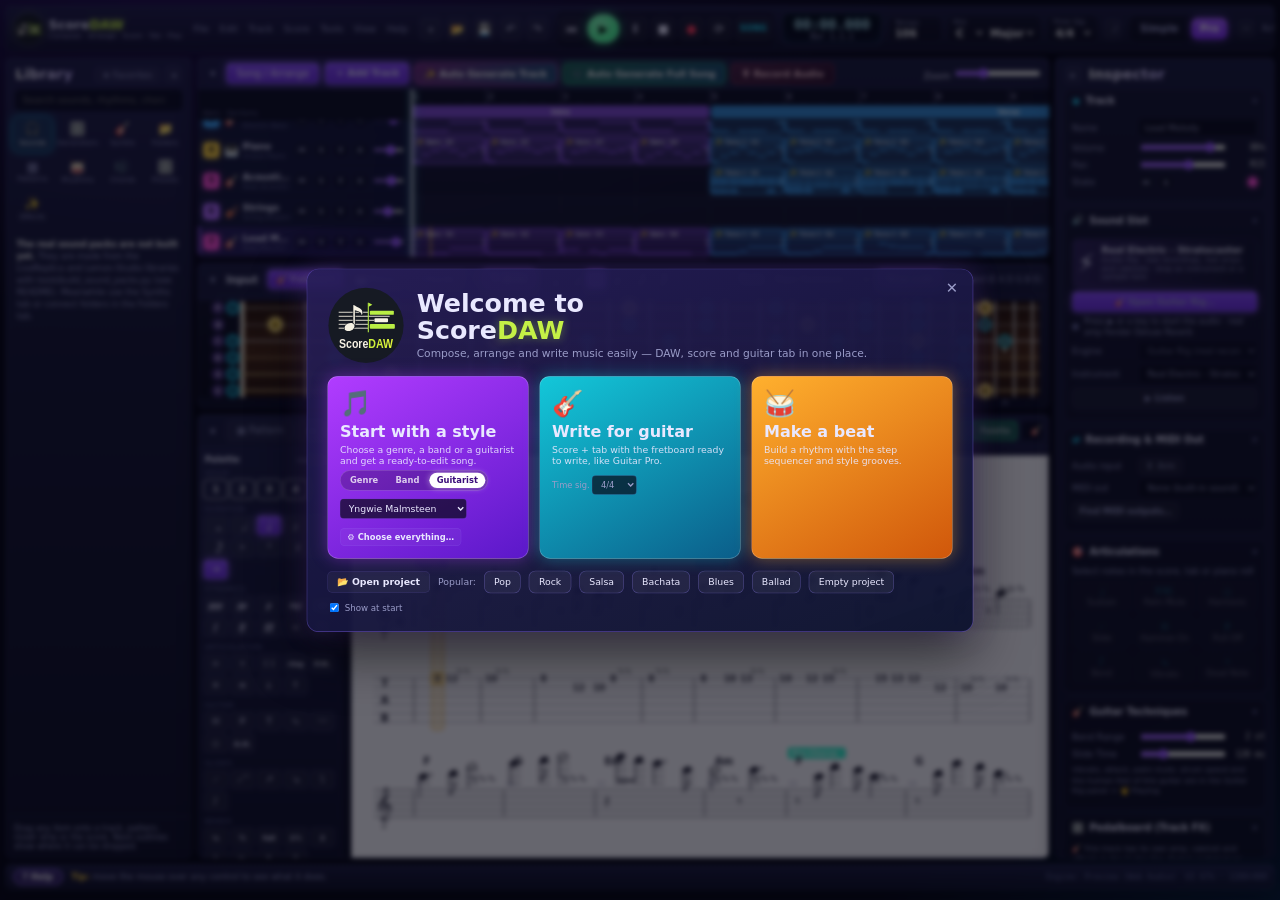
<file: index.html>
<!DOCTYPE html>
<!--
  =============================================================================
   LEMON SCORE STUDIO — main window
   -----------------------------------------------------------------------------
   DAW + score editor + guitar tab editor in one program.
   Layout (7 fixed zones):
     1. Top bar ........ logo, menus, file, transport, tempo/key/meter, Simple/Pro
     2. Library ........ left panel, drag & drop sounds / rhythms / progressions
     3. Arrange ........ center top, the whole song (tracks over time)
     4. Input strip .... center, fretboard / piano / chord builder (foldable)
     5. Editor ......... center bottom, Pattern | Piano Roll | Score | Tab | Score+Tab | Mixer
     6. Inspector ...... right panel, sound slot, articulations, techniques, pedalboard
     7. Help bar ....... bottom, contextual help for the control under the mouse
   Open this file in Chrome / Edge. In the desktop version it runs inside WebView2.
  =============================================================================
-->
<html lang="en">
<head>
  <meta charset="UTF-8">
  <meta name="viewport" content="width=device-width, initial-scale=1.0">
  <title>ScoreDAW</title>
  <link rel="icon" type="image/svg+xml" href="assets/scoredaw-icon.svg">
  <link rel="stylesheet" href="css/styles.css?v=panel-20261118">
  <link rel="stylesheet" href="css/guitarrig.css">
  <link rel="stylesheet" href="css/pianorig.css">
  <link rel="stylesheet" href="css/windrig.css">
  <link rel="stylesheet" href="css/recstudio.css">
</head>
<body class="mode-pro">

<div id="viewport">
<div id="app">

  <!-- ===================================================== 1. TOP BAR === -->
  <header id="topbar" class="glass">
    <div class="brand" data-help="ScoreDAW — DAW, score and guitar tab editor in one program.">
      <div class="logo"><img src="assets/scoredaw-icon.svg" width="44" height="44" alt="ScoreDAW"></div>
      <div class="brand-text">
        <div class="brand-name">Score<span>DAW</span></div>
        <div class="brand-tag">Compose · Arrange · Score · Tab · Play</div>
      </div>
    </div>

    <nav class="menubar" id="menubar"><!-- built by app.js --></nav>

    <div class="tb-group file-group">
      <button class="icon-btn" id="btnNew" data-help="New project (Ctrl+N). Opens the welcome screen.">＋</button>
      <button class="icon-btn" id="btnOpen" data-help="Open a project file (.lss.json) — Ctrl+O">📂</button>
      <button class="icon-btn" id="btnSave" data-help="Save the project to a file — Ctrl+S">💾</button>
      <button class="icon-btn" id="btnUndo" data-help="Undo — Ctrl+Z">↶</button>
      <button class="icon-btn" id="btnRedo" data-help="Redo — Ctrl+Y">↷</button>
      <input type="file" id="fileOpen" accept=".json,.lss" hidden>
    </div>

    <div class="tb-group transport" id="transport">
      <button class="tr-btn" id="btnHome" data-help="Go to the start of the song (Home)">⏮</button>
      <button class="tr-btn play" id="btnPlay" data-help="Play / Pause — Space">▶</button>
      <button class="tr-btn" id="btnPause" aria-label="Pause" data-help="Pause at the current position. Play resumes from here." disabled>Ⅱ</button>
      <button class="tr-btn" id="btnStop" data-help="Stop and return to the start position">■</button>
      <button class="tr-btn rec" id="btnRec" data-help="Record — R. While playing, notes you play on the PC keyboard, piano, fretboard or MIDI keyboard are recorded on the selected track.">●</button>
      <button class="tr-btn loop" id="btnLoop" aria-label="Loop" aria-pressed="false" data-help="Loop the song or the selected section — L">⟳</button>
      <button class="tr-btn mode" id="btnPatMode" data-help="SONG = play the whole song. PAT = loop only the selected pattern (to build beats and riffs) — P">SONG</button>
    </div>

    <div class="lcd" id="lcd" data-help="Song position: minutes:seconds and Bar.Beat.Sixteenth">
      <div class="lcd-time" id="lcdTime">00:00.000</div>
      <div class="lcd-bars" id="lcdBars">Bar 1.1.1</div>
    </div>

    <div class="tb-group params">
      <label class="param" data-help="Tempo in beats per minute. Drag up/down or type a value.">
        <span>Tempo</span>
        <input type="number" id="inTempo" min="30" max="300" step="1" value="120">
      </label>
      <label class="param" data-help="Key of the song. Used by the scale overlay, chord buttons and generators.">
        <span>Key</span>
        <div class="inline">
          <select id="inKey"></select>
          <select id="inScale"><option value="major">Major</option><option value="minor">Minor</option></select>
        </div>
      </label>
      <label class="param" data-help="Time signature (beats per bar): 2/4 3/4 4/4 5/4 6/8 7/8 9/8 12/8. The generators (Auto Generate) write in 4/4.">
        <span>Time Sig.</span>
        <select id="inMeter"></select>
      </label>
      <button class="toggle-btn" id="btnMetronome" data-help="Metronome on/off — M">
        <span class="tg-ico">𝅘𝅥𝅮</span>
      </button>
    </div>

    <div class="tb-group mode-switch" data-help="Simple mode shows only the essential controls. Pro mode shows everything. Your project is the same in both modes.">
      <button id="btnSimple">Simple</button>
      <button id="btnPro" class="active">Pro</button>
    </div>

    <div class="tb-group right-tools">
      <div class="scale-ctl" data-help="Interface size. Auto fits the window; − / + changes the size (Ctrl − / Ctrl +, Ctrl 0 = Auto).">
        <button class="icon-btn small" id="btnScaleDown">−</button>
        <span id="scaleLabel">Auto</span>
        <button class="icon-btn small" id="btnScaleUp">+</button>
      </div>
      <button class="icon-btn" id="btnSettings" data-help="Settings: audio and MIDI devices, library folders, interface — Ctrl+,">⚙</button>
      <button class="icon-btn" id="btnHelp" data-help="Help and keyboard shortcuts — F1">?</button>
    </div>
  </header>

  <!-- ======================================================== MAIN ===== -->
  <main id="main">

    <!-- ================================================ 2. LIBRARY ===== -->
    <aside id="library" class="glass panel side-panel">
      <!-- collapsed strip (shown when the panel is retracted) -->
      <div class="side-strip" id="libStrip" data-help="Open the Library (Alt+1)"><span class="strip-ico">📚</span><span class="strip-text">Library</span><span class="strip-ico">▸</span></div>
      <div class="side-resize right" id="libResize" data-help="Drag to change the width of the Library"></div>
      <div class="panel-head">
        <h2>Library</h2>
        <button class="chip-btn" id="libFavToggle" data-help="Show only your favorites (★)">★ Favorites</button>
        <button class="collapse-btn" id="btnLibCollapse" data-help="Retract the Library to a thin strip (Alt+1)">◂</button>
      </div>
      <div class="search">
        <input type="search" id="libSearch" placeholder="Search sounds, rhythms, chords…" data-help="Search the whole library by name, genre or instrument">
      </div>
      <div class="lib-tabs" id="libTabs"><!-- built by library.js --></div>
      <div class="lib-list" id="libList"><!-- built by library.js --></div>
      <div class="lib-footer" id="libFooter" data-help="Drag any item from the library and drop it on a track, a pattern, the mixer or the score. Neon outlines show where you can drop it."></div>
    </aside>

    <!-- ================================================= CENTER ======== -->
    <section id="center">

      <!-- 3. ARRANGE -->
      <div id="arrangePanel" class="glass panel">
        <div class="panel-toolbar">
          <button class="fold-btn" id="btnFoldArrange" data-help="Fold / unfold the Song / Arrange panel (Alt+2)">▾</button>
          <div class="tabs big">
            <button class="tab active" data-help="Song / Arrange: the whole song — tracks, sections and patterns over time.">Song / Arrange</button>
          </div>
          <button class="btn primary" id="btnAddTrack" data-help="Add a new track (guitar, bass, keys, strings, synth or drums)">＋ Add Track</button>
          <button class="btn ag-btn" id="btnAutoGen" data-help="Auto Generate Track (Ctrl+G): analyzes the song (key, chords, bass, groove, sections) and writes a melody, harmony, bass or drum part for the selected track in the chosen genre — bar by bar, as editable patterns">✨ Auto Generate Track</button>
          <button class="btn ag-btn ag-full" id="btnAutoSong" data-help="Auto Generate Full Song (Ctrl+Shift+G): creates a complete song of a genre (salsa, merengue, bachata, rock, blues, jazz…) in your key — instruments, rhythm, harmony and melodies of the genre">🎼 Auto Generate Full Song</button>
          <button class="btn rs-btn" id="btnRecStudio" data-help="Recording Studio: record from a microphone, guitar or any input of the PC (selectable), edit the take (cut, add, fades…) and insert it into the song where you choose">🎙 Record Audio</button>
          <div class="spacer"></div>
          <label class="mini-param pro-only" data-help="Zoom of the arrange view">Zoom
            <input type="range" id="arrZoom" min="3" max="16" step="1" value="7">
          </label>
        </div>
        <div class="arr-scroll" id="arrScroll"><!-- built by arrange.js --></div>
      </div>
      <div class="vsplit" id="split1" data-help="Drag to change the height of the Song / Arrange panel. Double-click = default size."></div>

      <!-- 4. INPUT STRIP -->
      <div id="inputStrip" class="glass panel">
        <div class="panel-toolbar">
          <button class="fold-btn" id="btnFoldInput" data-help="Fold / unfold the Input panel (Alt+3)">▾</button>
          <h3>Input</h3>
          <div class="tabs" id="inputTabs">
            <button class="tab active" data-input="fretboard" data-help="Guitar fretboard: click a fret to write a note. Shift+click adds notes to the same chord.">🎸 Fretboard</button>
            <button class="tab" data-input="piano" data-help="Piano: click keys or use the PC keyboard (Z…M and Q…U rows). [ and ] change octave.">🎹 Piano</button>
            <button class="tab" data-input="chords" data-help="Chord Builder: pick a root and a type, see the guitar and piano shapes, insert with one click.">♯ Chords</button>
          </div>
          <div class="sep"></div>
          <button class="toggle-btn on" id="btnWrite" data-help="Step input ON: notes you click or play are written at the cursor of the selected track. OFF: only listen.">✎ Write</button>
          <div class="dur-palette" id="durPalette" data-help="Note duration used when writing notes"></div>
          <div class="spacer"></div>
          <div id="inputOptions" class="input-options"><!-- per-input options --></div>
        </div>
        <div class="input-body" id="inputBody">
          <canvas id="fretCanvas"></canvas>
          <div id="pianoWrap" class="hidden"></div>
          <div id="chordWrap" class="hidden"></div>
        </div>
      </div>

      <div class="vsplit" id="split2" data-help="Drag to change the height of the Input panel. Double-click = default size."></div>

      <!-- 5. EDITOR -->
      <div id="editorPanel" class="glass panel">
        <div class="panel-toolbar">
          <button class="fold-btn" id="btnFoldEditor" data-help="Fold / unfold the Editor panel (Alt+4)">▾</button>
          <div class="tabs big" id="editorTabs">
            <button class="tab" data-view="pattern" data-help="Pattern (F2): step sequencer for drums and percussion">▦ Pattern</button>
            <button class="tab" data-view="pianoroll" data-help="Piano Roll (F3): edit notes, length and velocity">▤ Piano Roll</button>
            <button class="tab" data-view="score" data-help="Score (F4): standard notation">𝄞 Score</button>
            <button class="tab" data-view="tab" data-help="Tab (F5): guitar / bass tablature with techniques">𝄚 Tab</button>
            <button class="tab active" data-view="scoretab" data-help="Score + Tab (F6): notation and tablature linked, like Guitar Pro">𝄞𝄚 Score + Tab</button>
            <button class="tab" data-view="mixer" data-help="Mixer (F7): volume, pan, effects and sends for every track">🎚 Mixer</button>
            <button class="tab" data-view="instrument" data-help="Instrument / Generator (F8): edit the sound generator of the selected track (synth oscillators, filter, envelopes, sampler…)">🎛 Generator</button>
          </div>
          <div id="editorMini"><!-- pattern-only transport --></div>
          <div class="spacer"></div>
          <div class="editor-tools" id="editorTools"><!-- per-view tools --></div>
        </div>
        <div class="editor-body" id="editorBody">
          <div class="view" id="view-pattern"></div>
          <div class="view" id="view-pianoroll"><canvas id="prCanvas"></canvas></div>
          <div class="view notation-view" id="view-notation"><div class="paper" id="paper"></div></div>
          <div class="view" id="view-mixer"></div>
          <div class="view" id="view-instrument"></div>
        </div>
      </div>
    </section>

    <!-- ============================================== 6. INSPECTOR ===== -->
    <aside id="inspector" class="glass panel side-panel">
      <div class="side-strip" id="inspStrip" data-help="Open the Inspector (Alt+5)"><span class="strip-ico">◂</span><span class="strip-text">Inspector</span><span class="strip-ico">🎛️</span></div>
      <div class="side-resize left" id="inspResize" data-help="Drag to change the width of the Inspector"></div>
      <div class="panel-head">
        <button class="collapse-btn" id="btnInspCollapse" data-help="Retract the Inspector to a thin strip (Alt+5)">▸</button>
        <h2>Inspector</h2>
      </div>
      <div class="insp-body" id="inspBody"><!-- built by inspector.js --></div>
    </aside>
  </main>

  <!-- ================================================ 7. HELP BAR ===== -->
  <footer id="helpbar" class="glass">
    <button class="help-pill" id="btnHelp2" data-help="Open help and shortcuts — F1">? Help</button>
    <div class="help-text" id="helpText"><b>Tip:</b> move the mouse over any control to see what it does.</div>
    <div class="status" id="statusBar">
      <span id="statusEngine" data-help="The audio engine runs in the browser (Web Audio). Real samples come from your own sound folders or the optional sound packs you build locally.">Engine: Preview (Web Audio)</span>
      <span id="statusRate"></span>
    </div>
  </footer>

  <!-- ================================================= OVERLAYS ===== -->
  <div id="modalRoot"></div>
  <div id="ctxMenu" class="ctx-menu hidden"></div>
  <div id="toast" class="toast"></div>

</div>
</div>

<!-- Scripts (plain scripts, no build step needed) -->
<script src="js/config.js?v=romantic-harp-1"></script>
<script src="js/util.js?v=sort-20261118"></script>
<script src="js/pedals.js?v=20261116b"></script>
<script src="js/model.js?v=romantic-harp-2"></script>
<script src="js/bowed.js?v=viola-sustain-2"></script>
<script src="js/harp.js?v=romantic-intros-1"></script>
<script src="js/audio.js?v=romantic-harp-3"></script>
<!-- Guitar Rig: the Guitar Lab engine (tools/guitar-lab) — gl-base.js tells it where its files are -->
<script src="js/gl-base.js"></script>
<script src="tools/guitar-lab/presets.js?v=tune-20261118"></script>
<script src="tools/guitar-lab/sampler.js"></script>
<script src="tools/guitar-lab/engine.js?v=20261116b"></script>
<script src="js/guitarrig.js?v=aharm"></script>
<!-- Piano Rig: the Piano Lab engine (tools/piano-lab) — pl-base.js tells it where its files are -->
<script src="js/pl-base.js"></script>
<script src="tools/piano-lab/presets.js"></script>
<script src="tools/piano-lab/sampler.js"></script>
<script src="tools/piano-lab/engine.js?v=20261116b"></script>
<script src="js/pianorig.js?v=20261116b"></script>
<!-- Wind Rig: the Wind Lab engine (tools/wind-lab) — wl-base.js tells it where its files are -->
<script src="js/wl-base.js"></script>
<script src="tools/wind-lab/presets.js"></script>
<script src="tools/wind-lab/engine.js?v=20261116b"></script>
<script src="js/windrig.js?v=20261116b"></script>
<script src="js/samples.js"></script>
<script src="js/factory.js"></script>
<script src="js/views/library.js"></script>
<script src="js/views/arrange.js?v=45d30030d467"></script>
<script src="js/views/input.js?v=follow2"></script>
<script src="js/views/pattern.js?v=db19092a55c3"></script>
<script src="js/views/pianoroll.js?v=fit"></script>
<script src="js/views/notation.js?v=slide-label"></script>
<script src="js/views/mixer.js"></script>
<script src="js/views/inspector.js?v=romantic-harp-1"></script>
<script src="js/settings.js"></script>
<script src="js/generators.js?v=leak20261117"></script>
<script src="js/autogen.js?v=4b9a522e7b28"></script>
<script src="js/styles.js?v=19107a860e2a"></script>
<script src="js/bands.js?v=vh-balance"></script>
<script src="js/styledata.js?v=30496b68a63e"></script>
<script src="js/legends.js?v=vh-balance"></script>
<script src="js/artist-profile-data.js?v=697f6e2f7d17"></script>
<script src="js/artist-profiles.js?v=7be63b096aa8"></script>
<script src="js/romantic.js?v=romantic-intros-1"></script>
<script src="js/classical.js?v=romantic-intros-1"></script>
<script src="js/songgen.js?v=romantic-intros-1"></script>
<script src="js/vocals.js"></script>
<script src="js/export.js?v=romantic-harp-1"></script>
<script src="js/midiout.js"></script>
<script src="js/recorder.js"></script>
<script src="js/recstudio.js"></script>
<script src="js/desktop.js"></script>
<script src="js/views/instrument.js"></script>
<script src="js/views/guitarrig-panel.js"></script>
<script src="js/views/rig-ui.js"></script>
<script src="js/views/pianorig-panel.js"></script>
<script src="js/views/windrig-panel.js"></script>
<script src="js/layout.js"></script>
<script src="js/app.js?v=romantic-harp-3"></script>
</body>
</html>
</file>
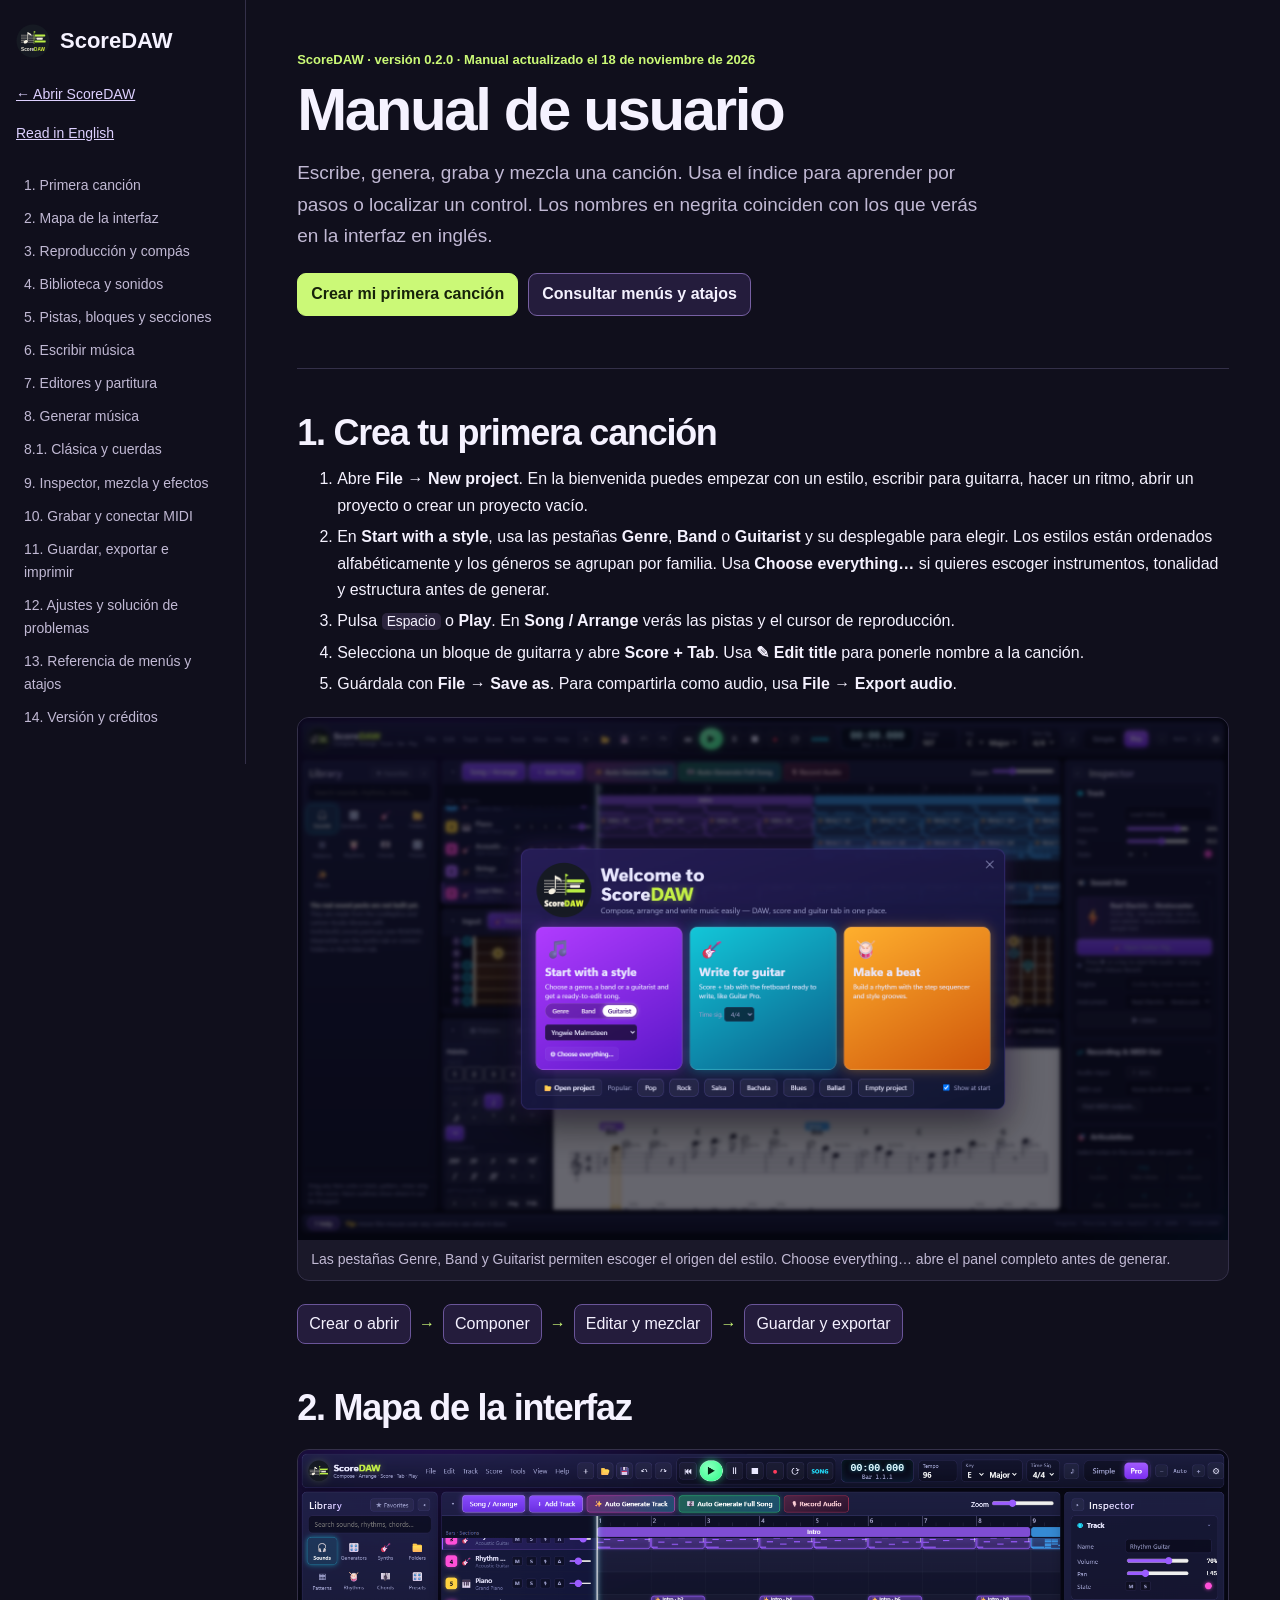
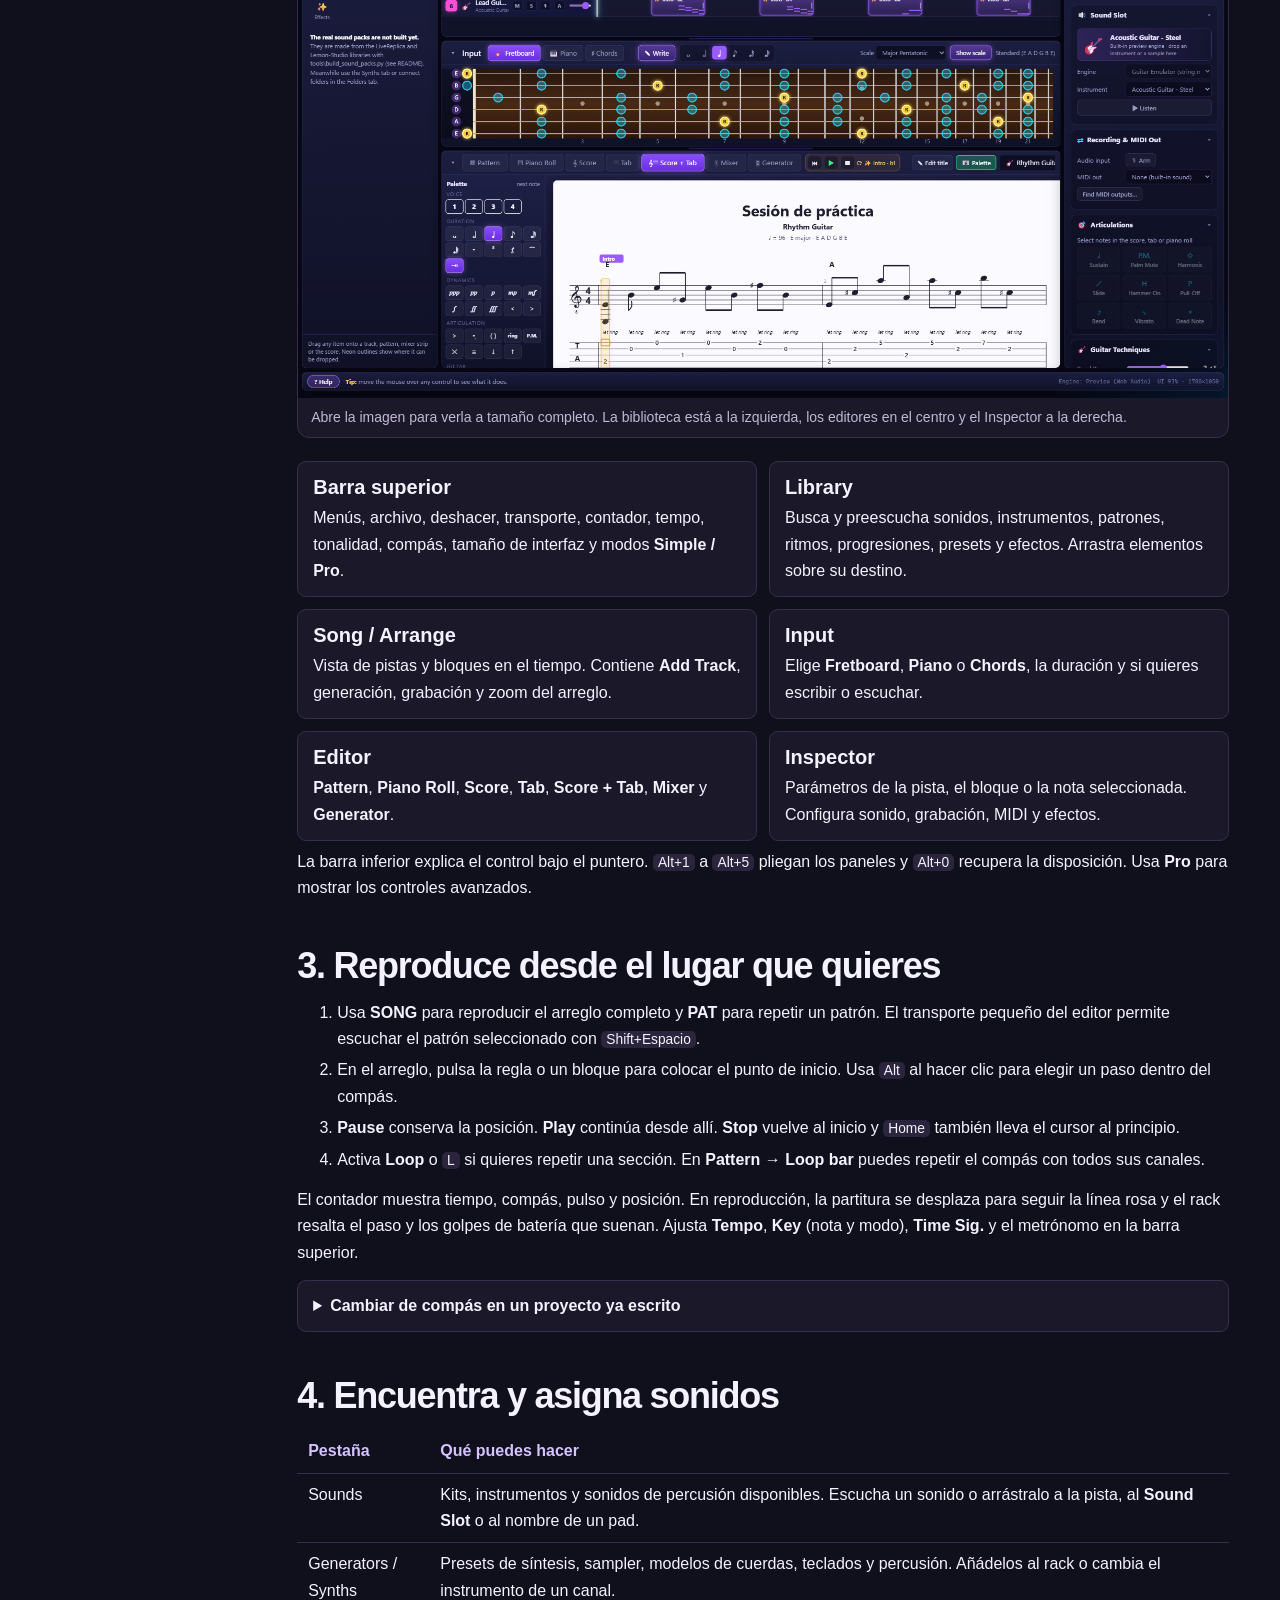
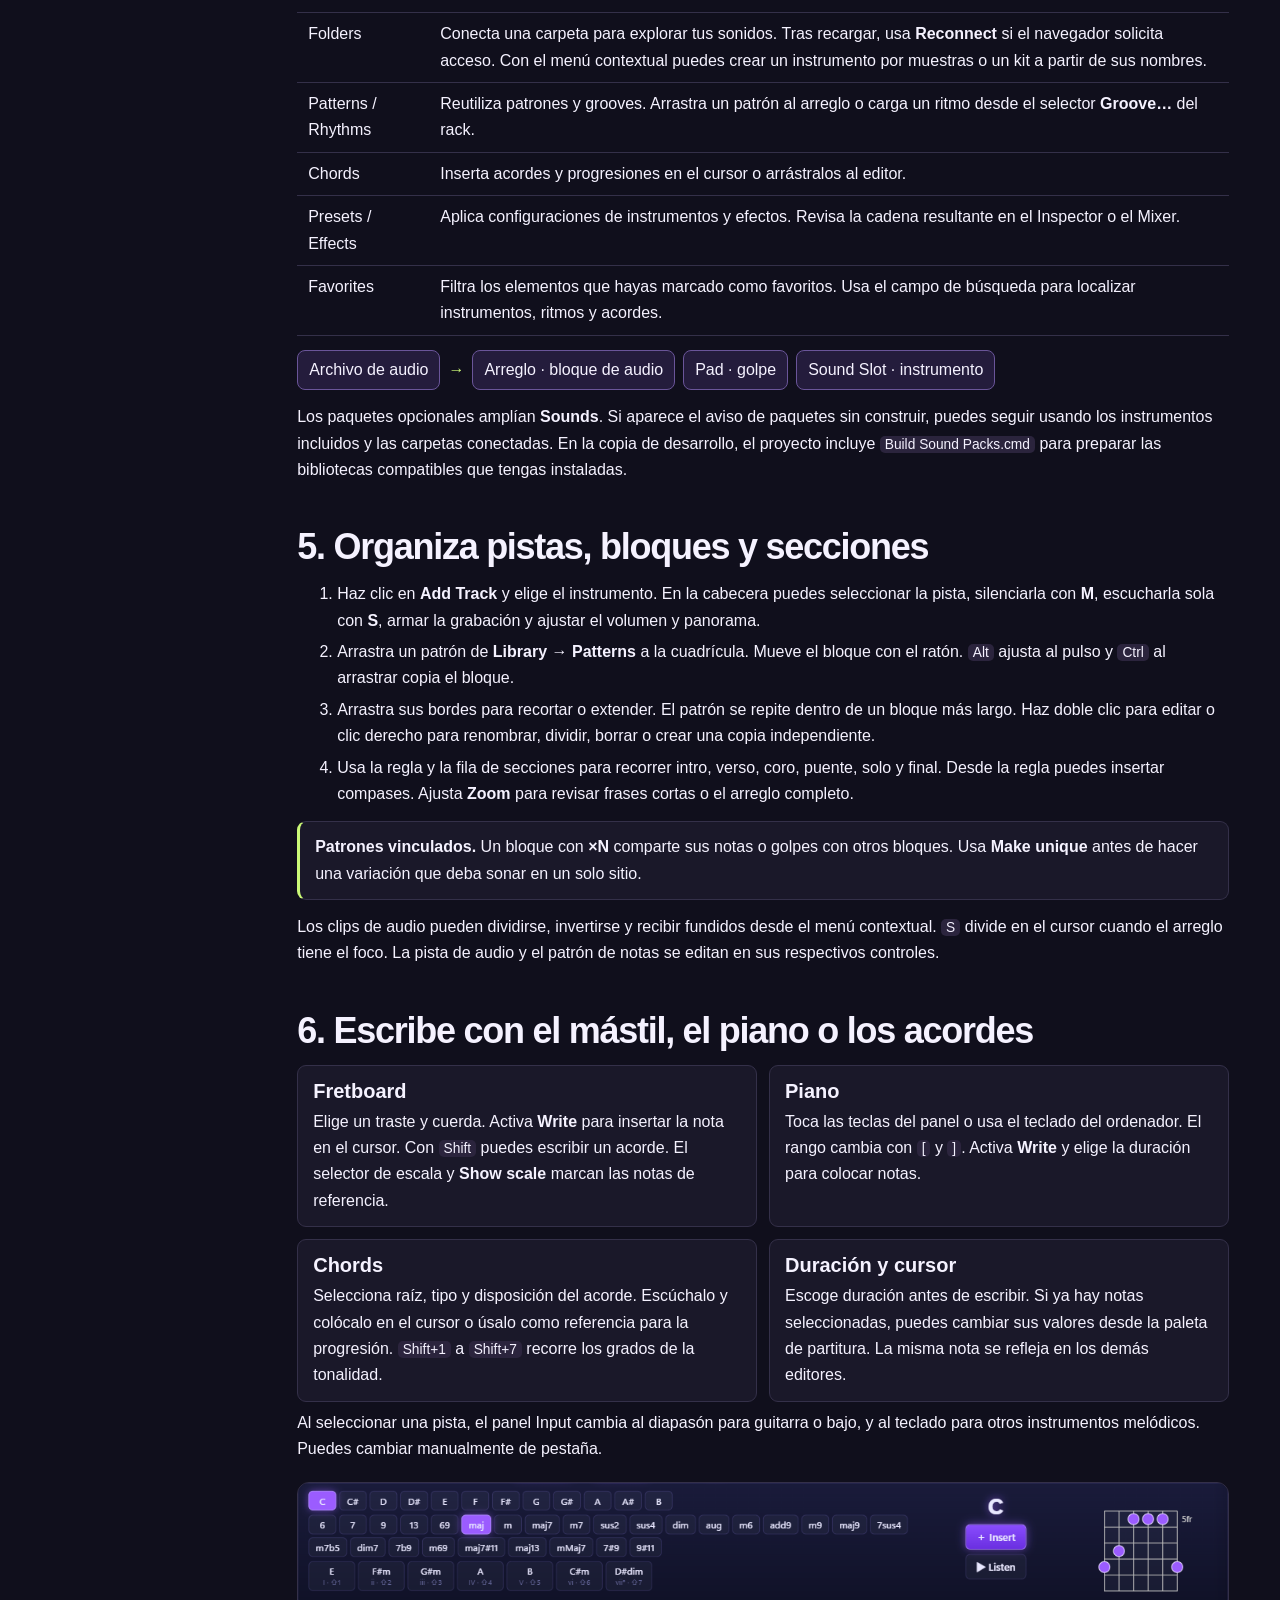
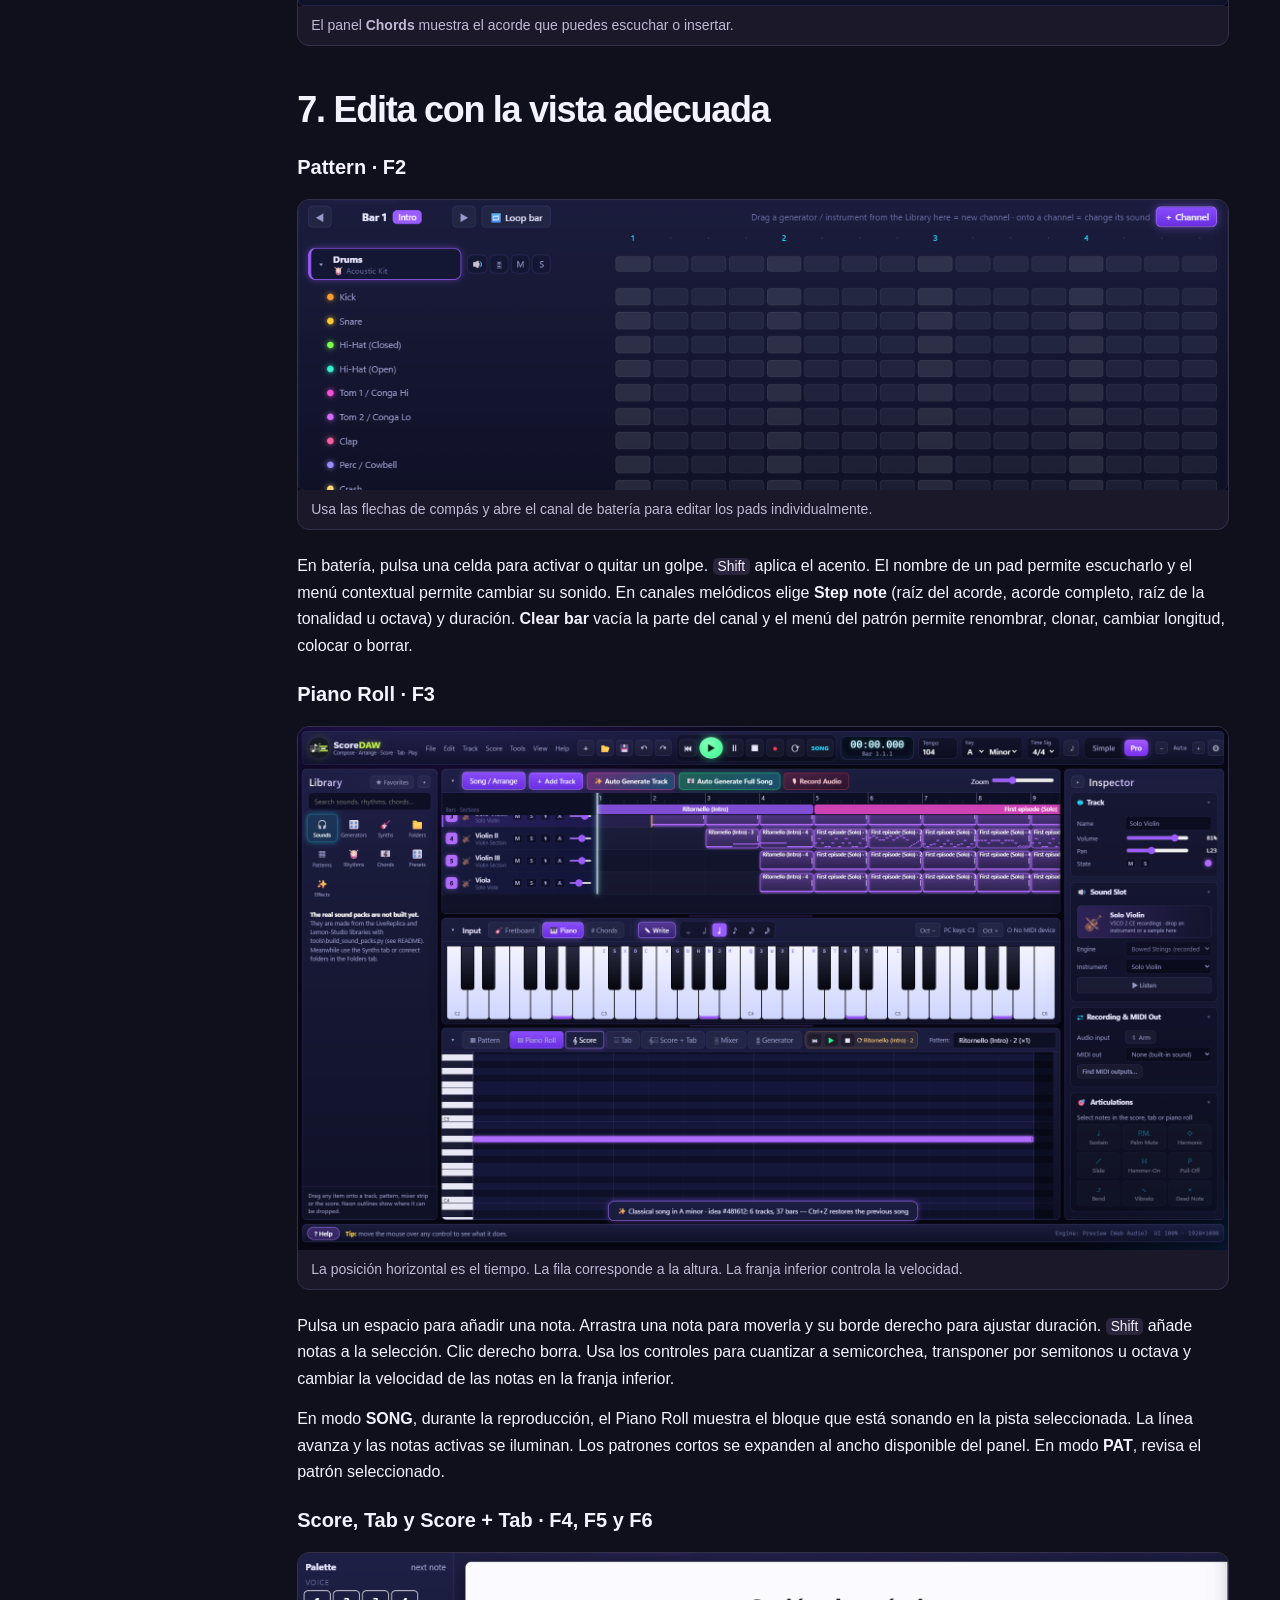
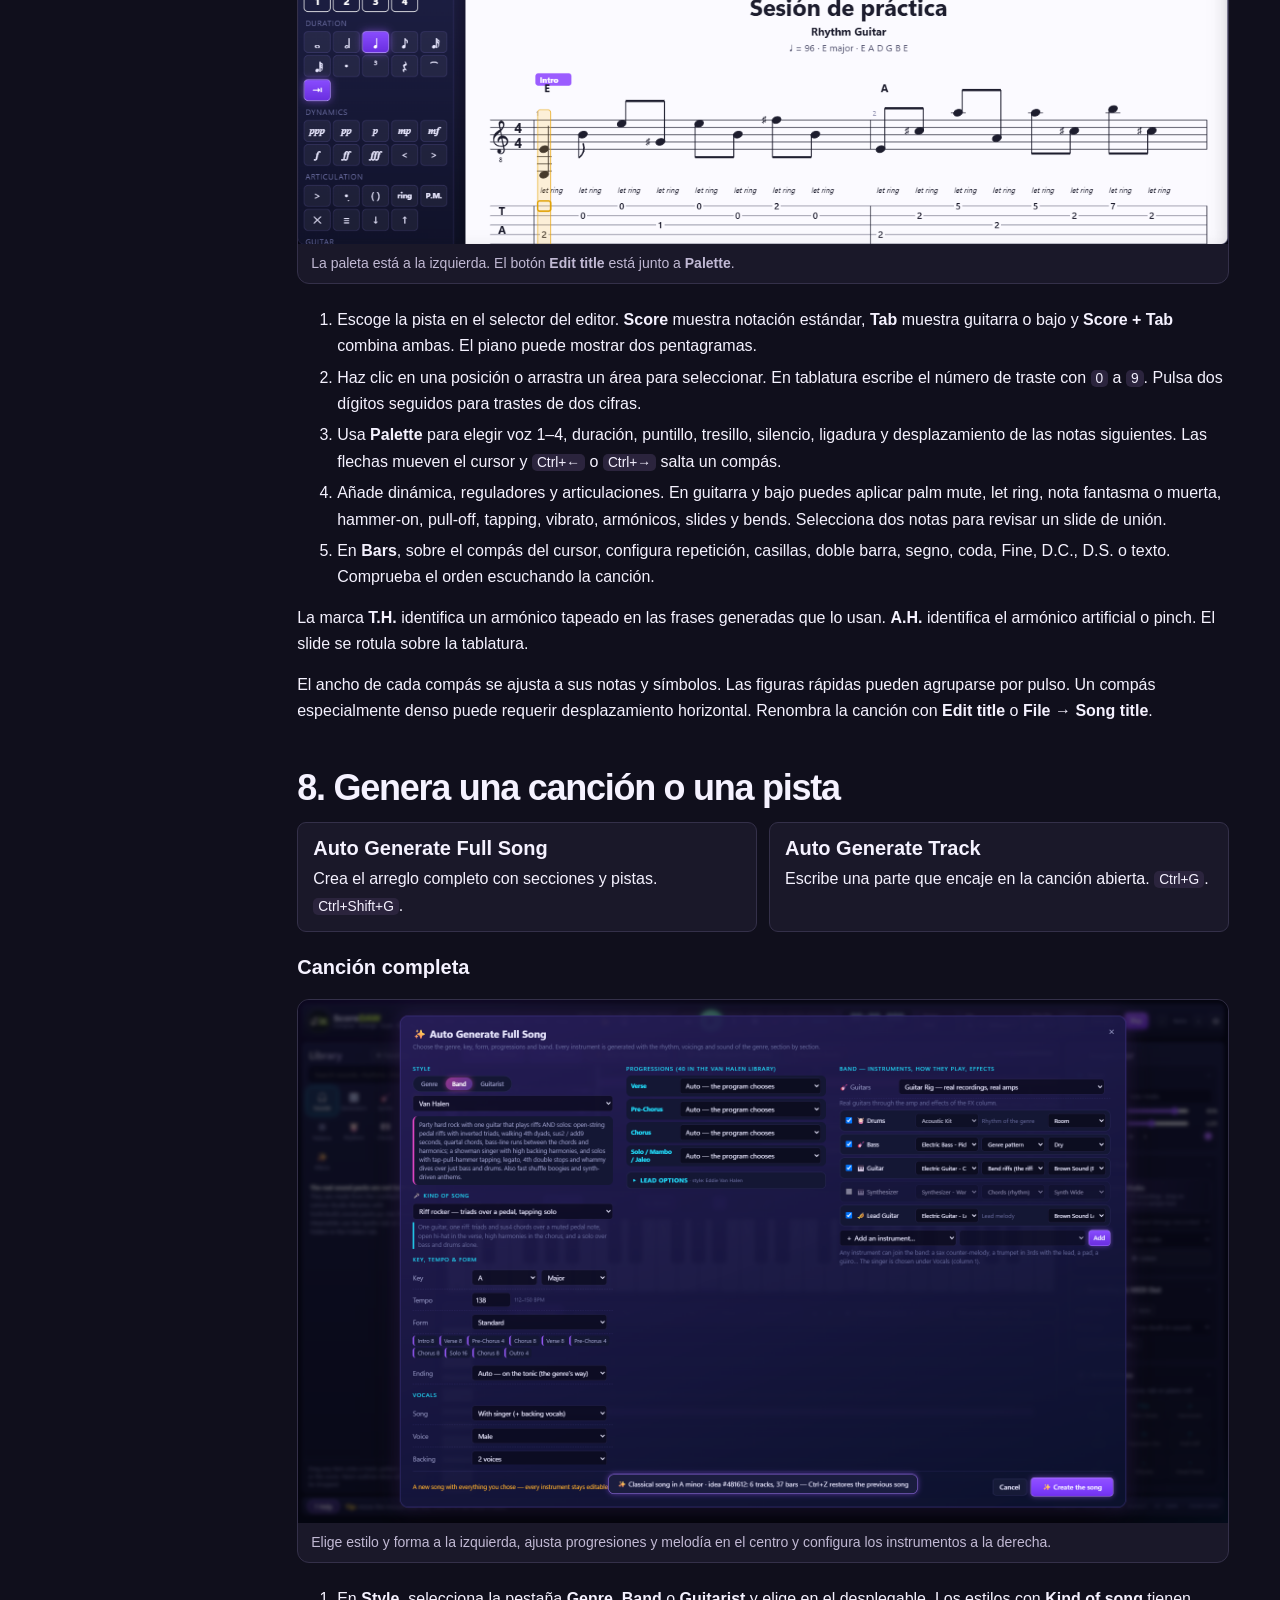
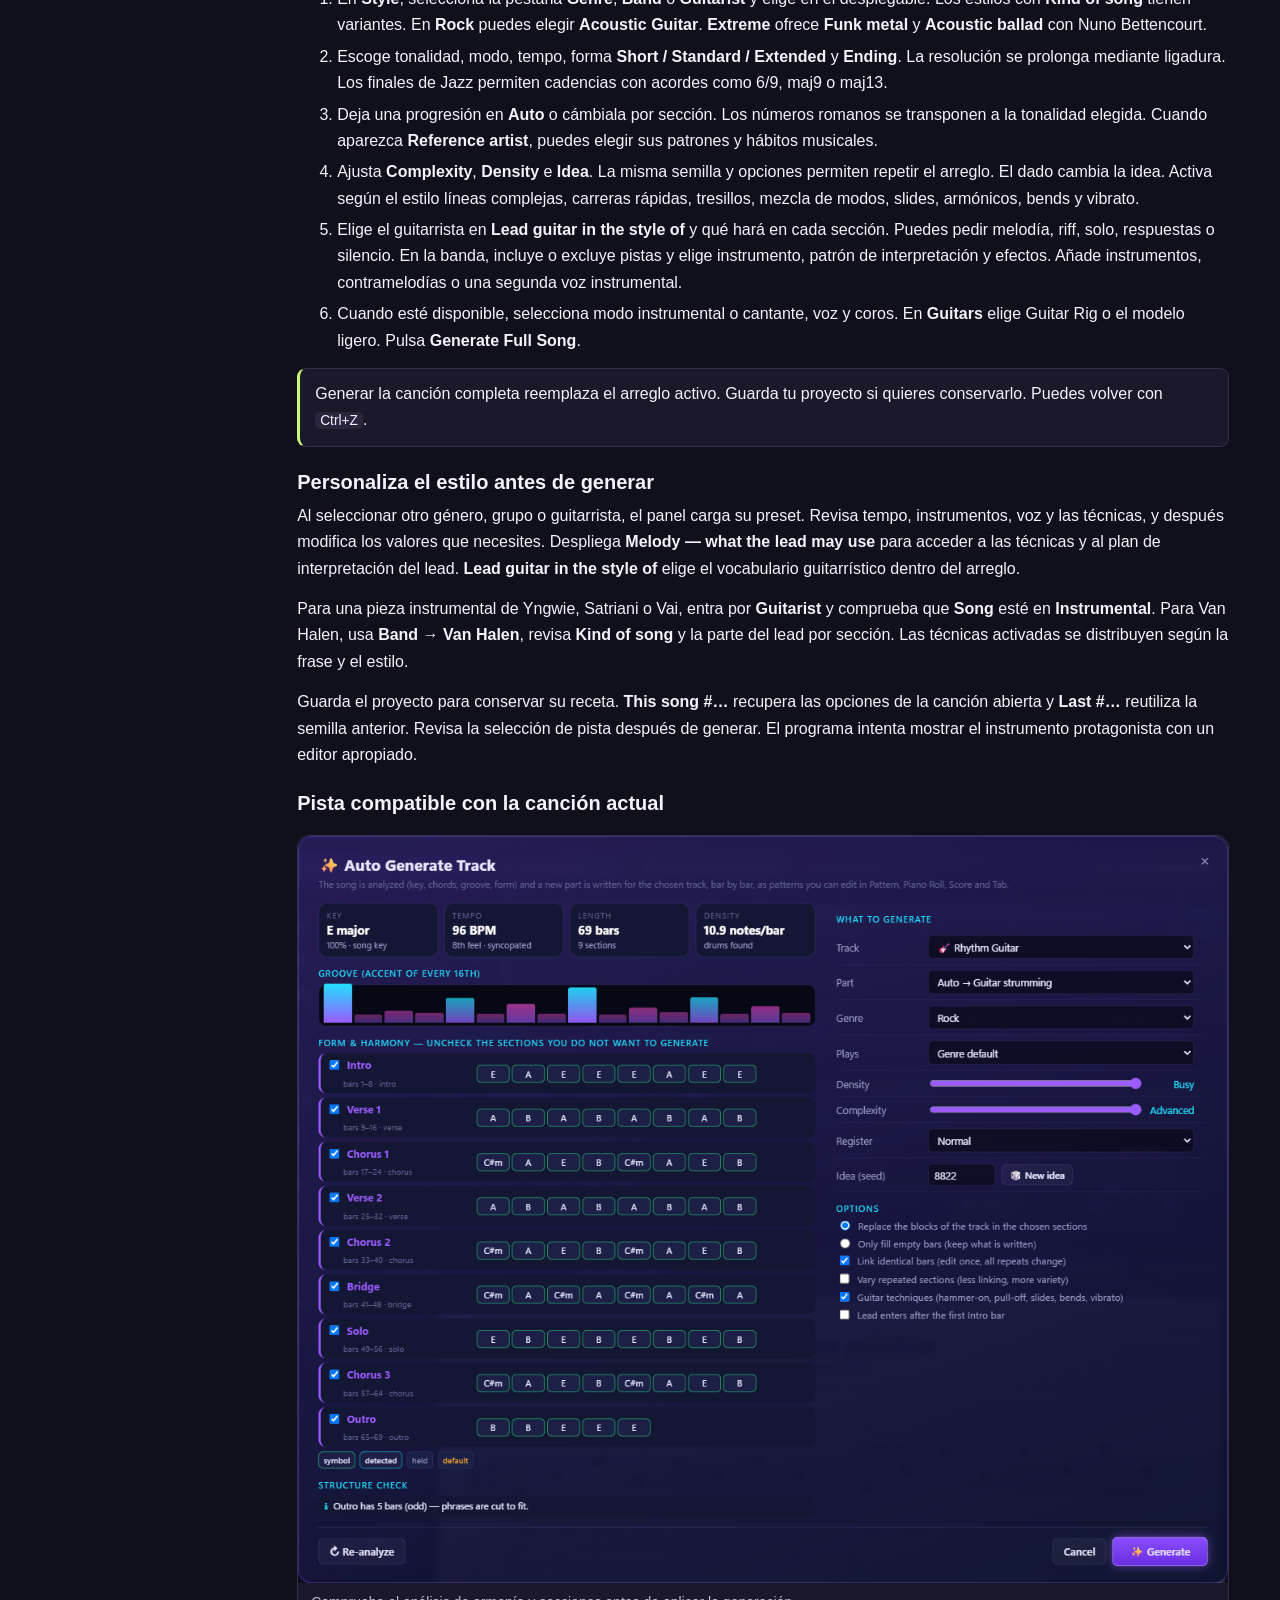
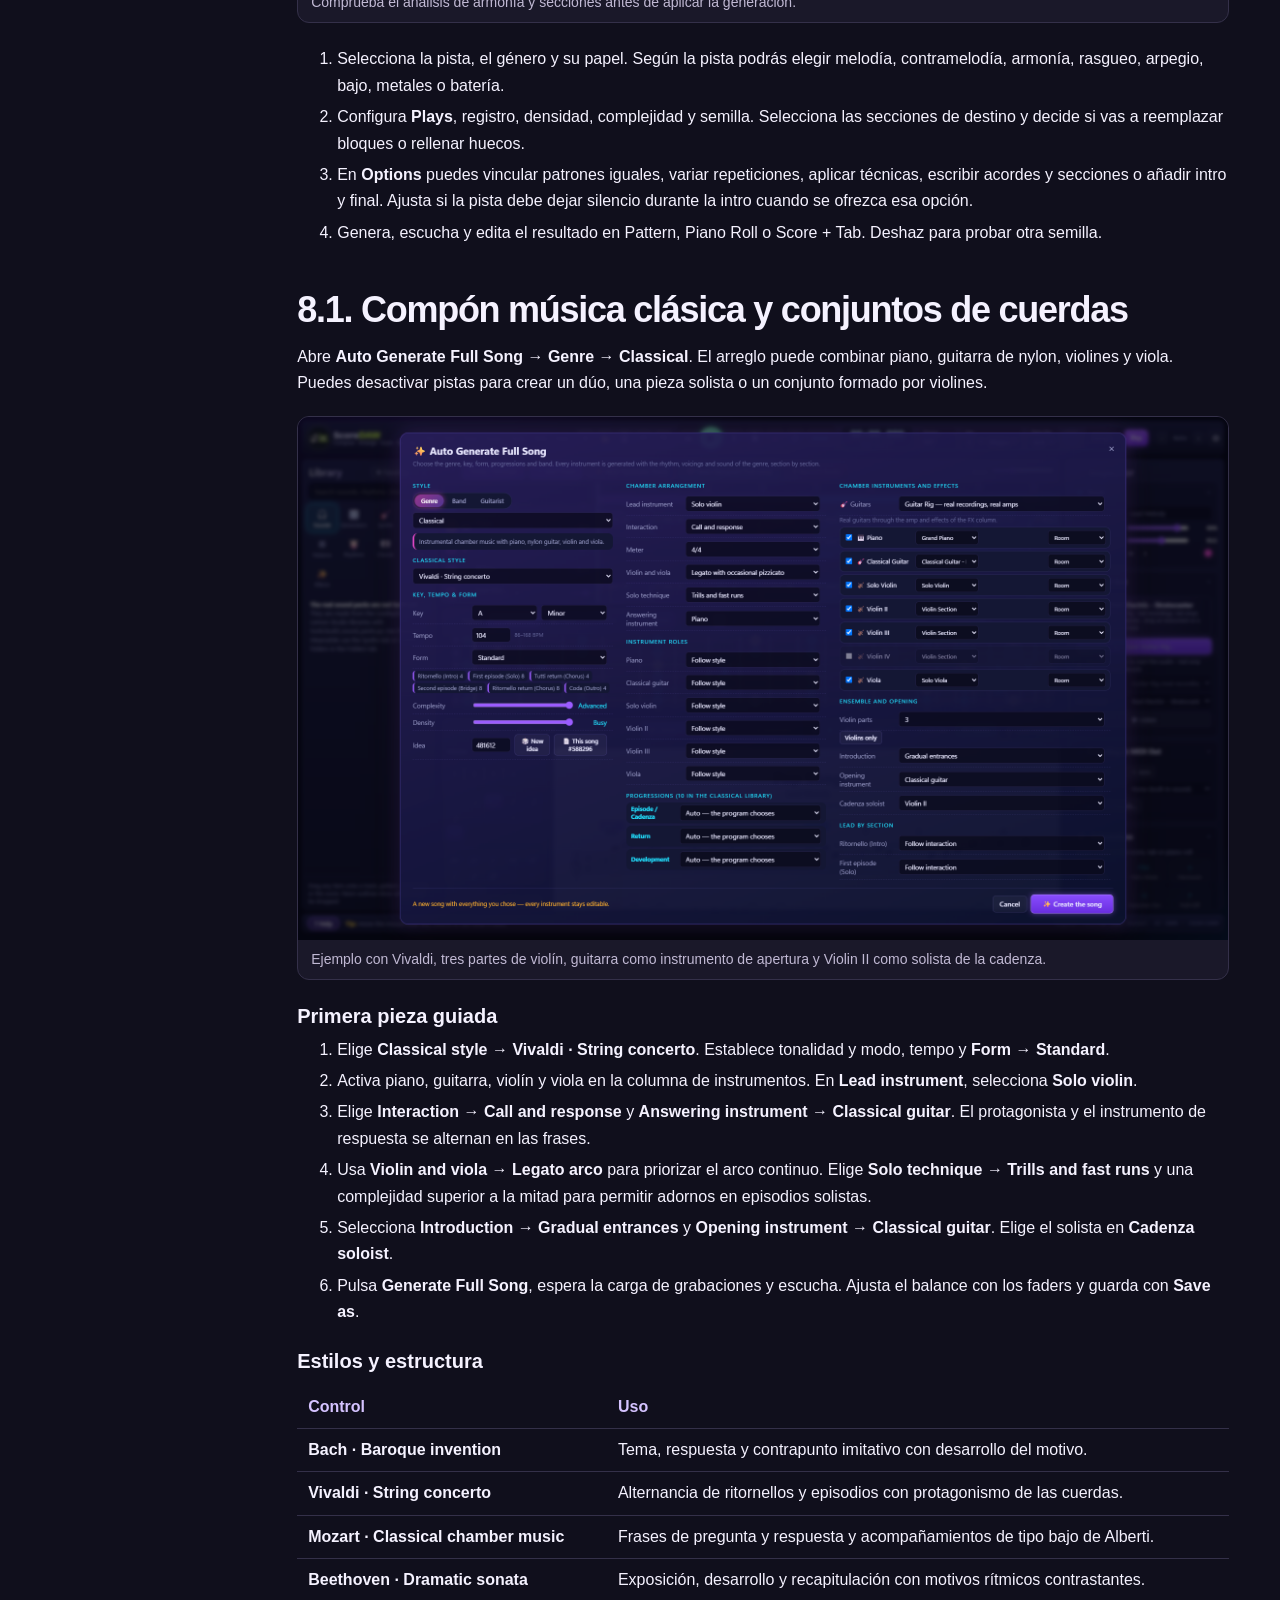
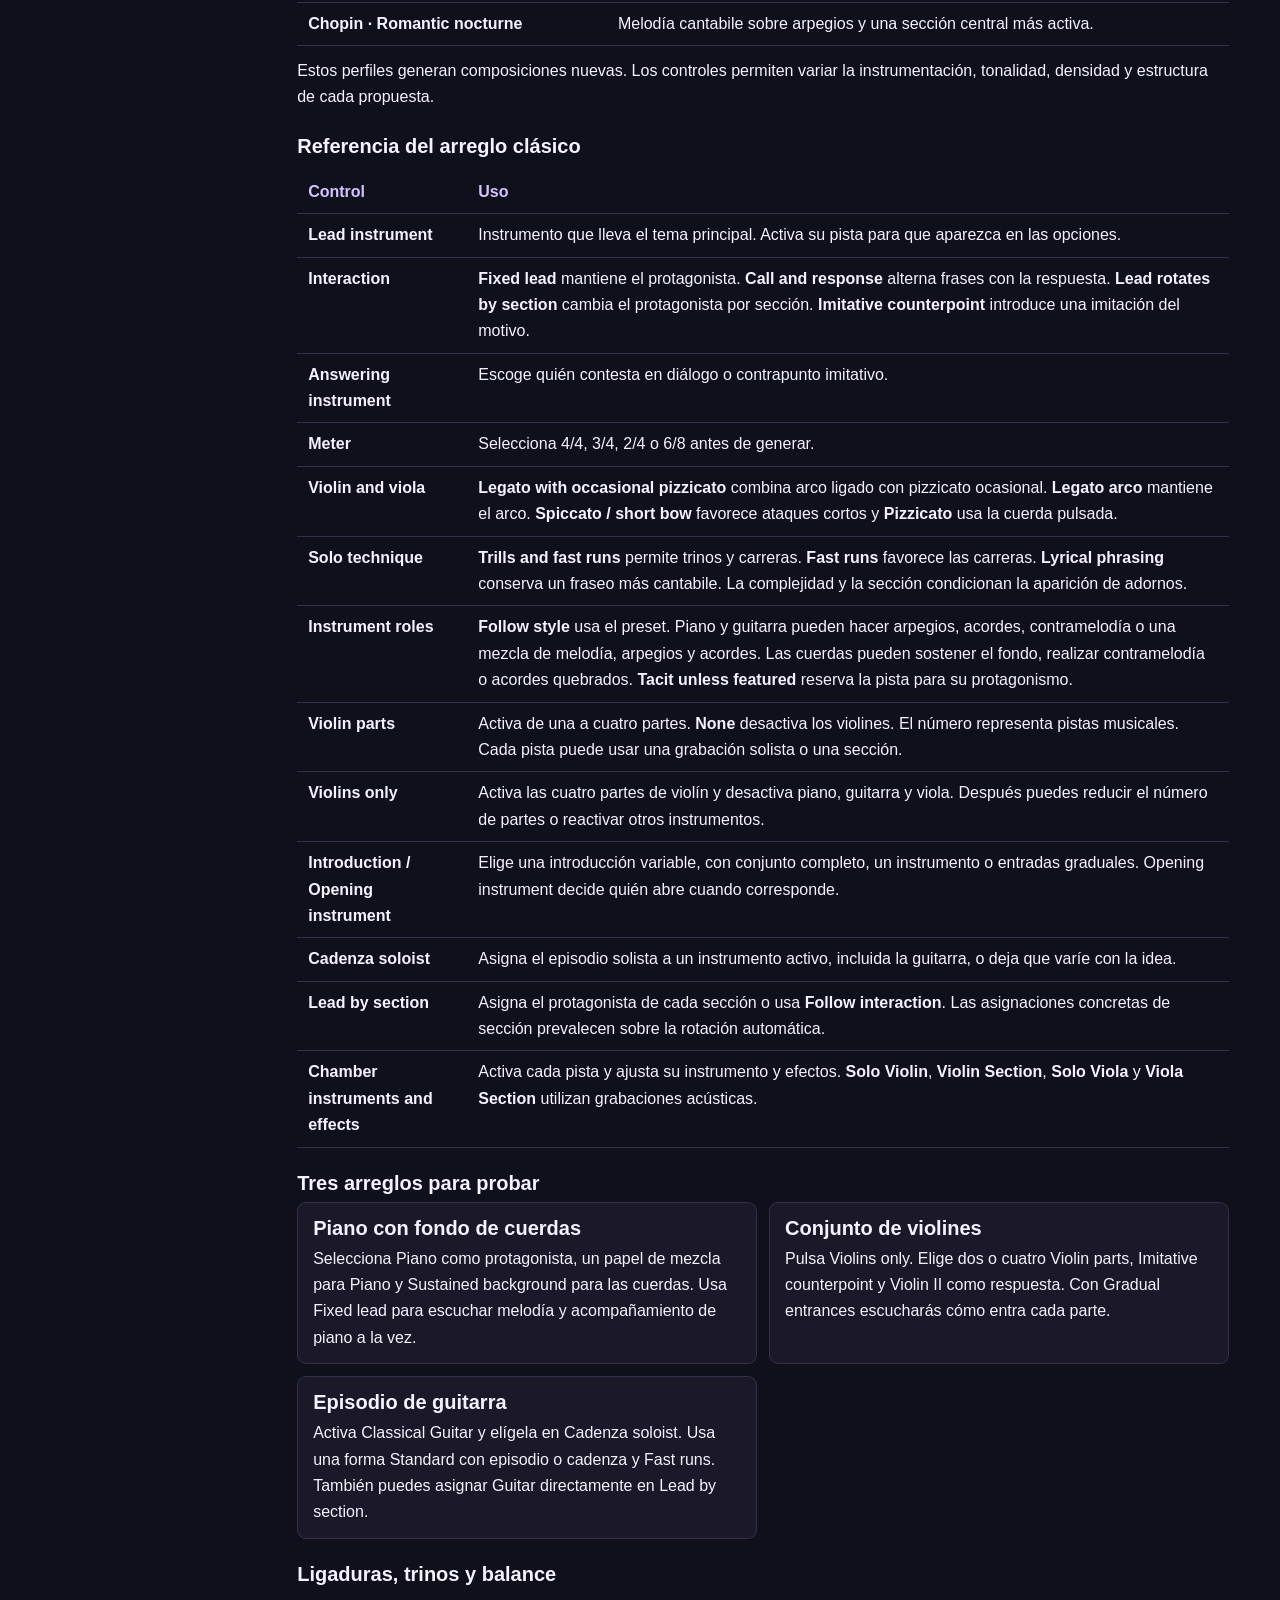
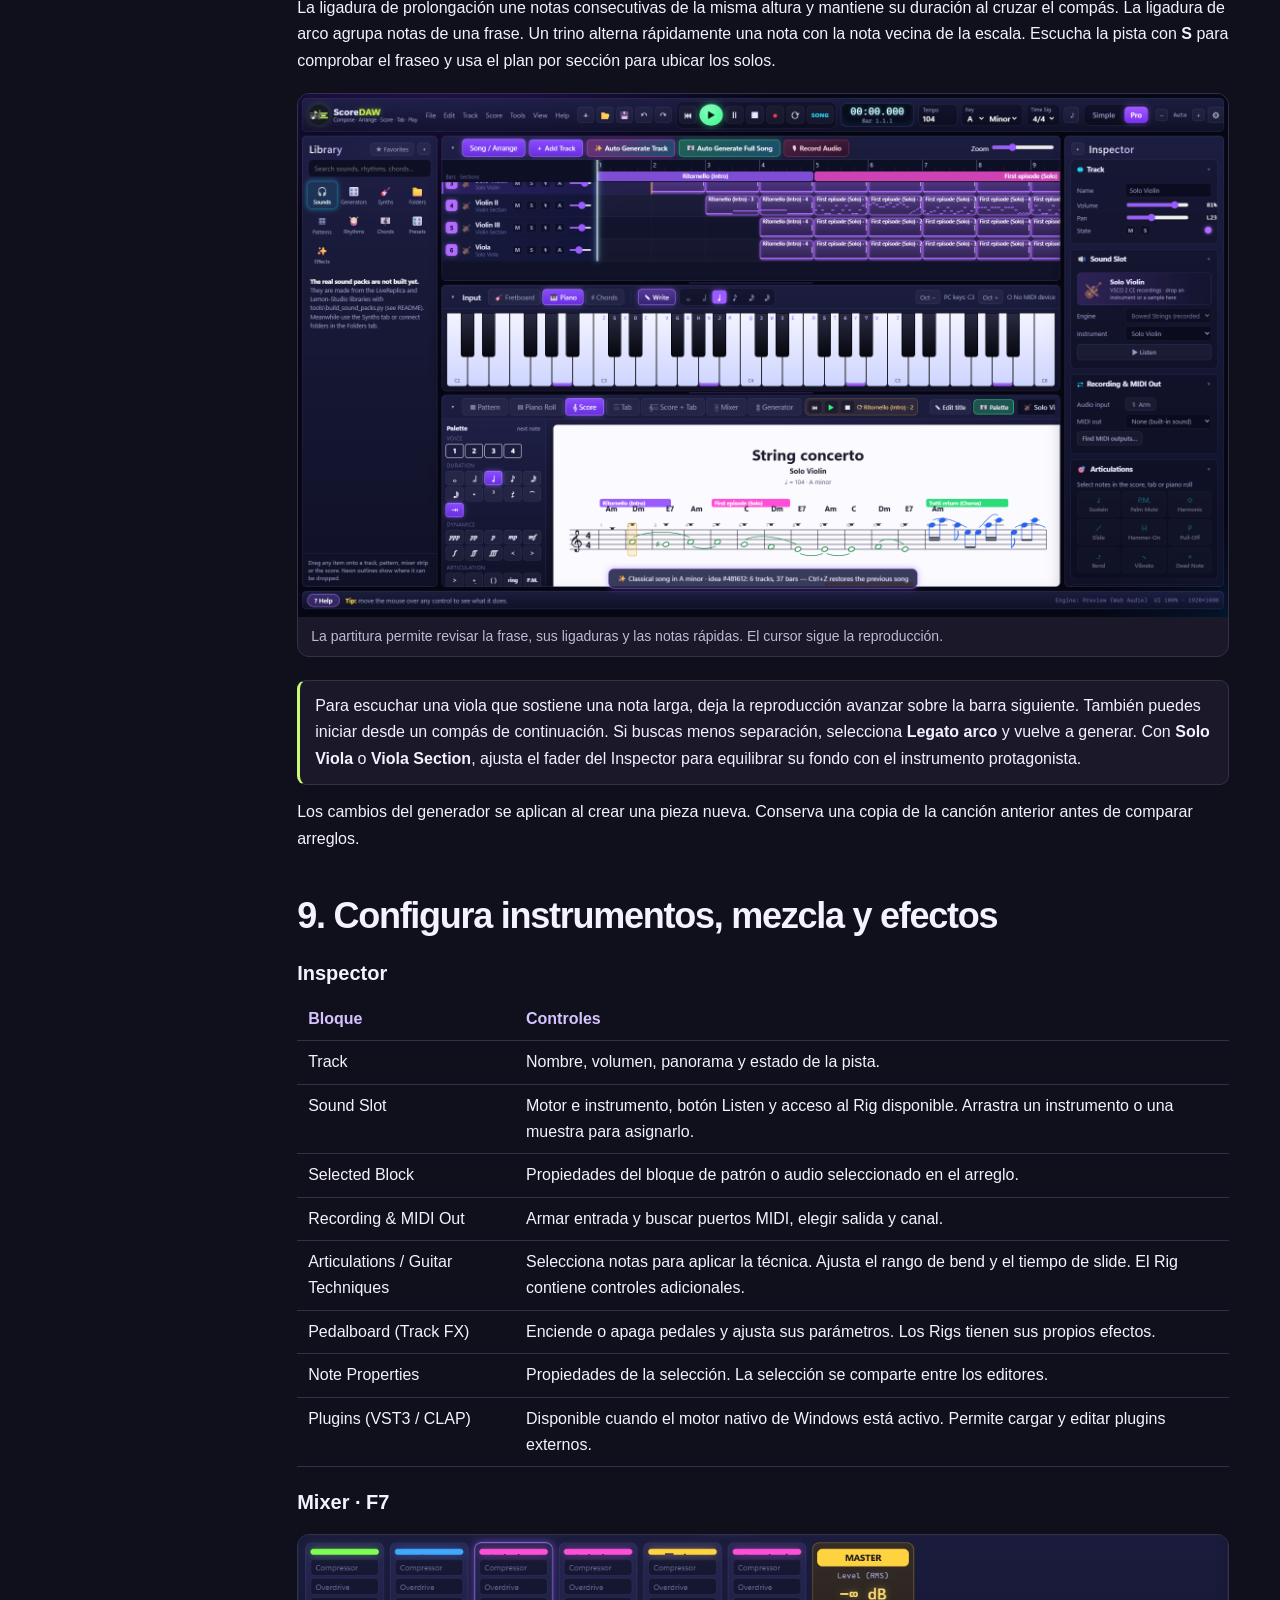
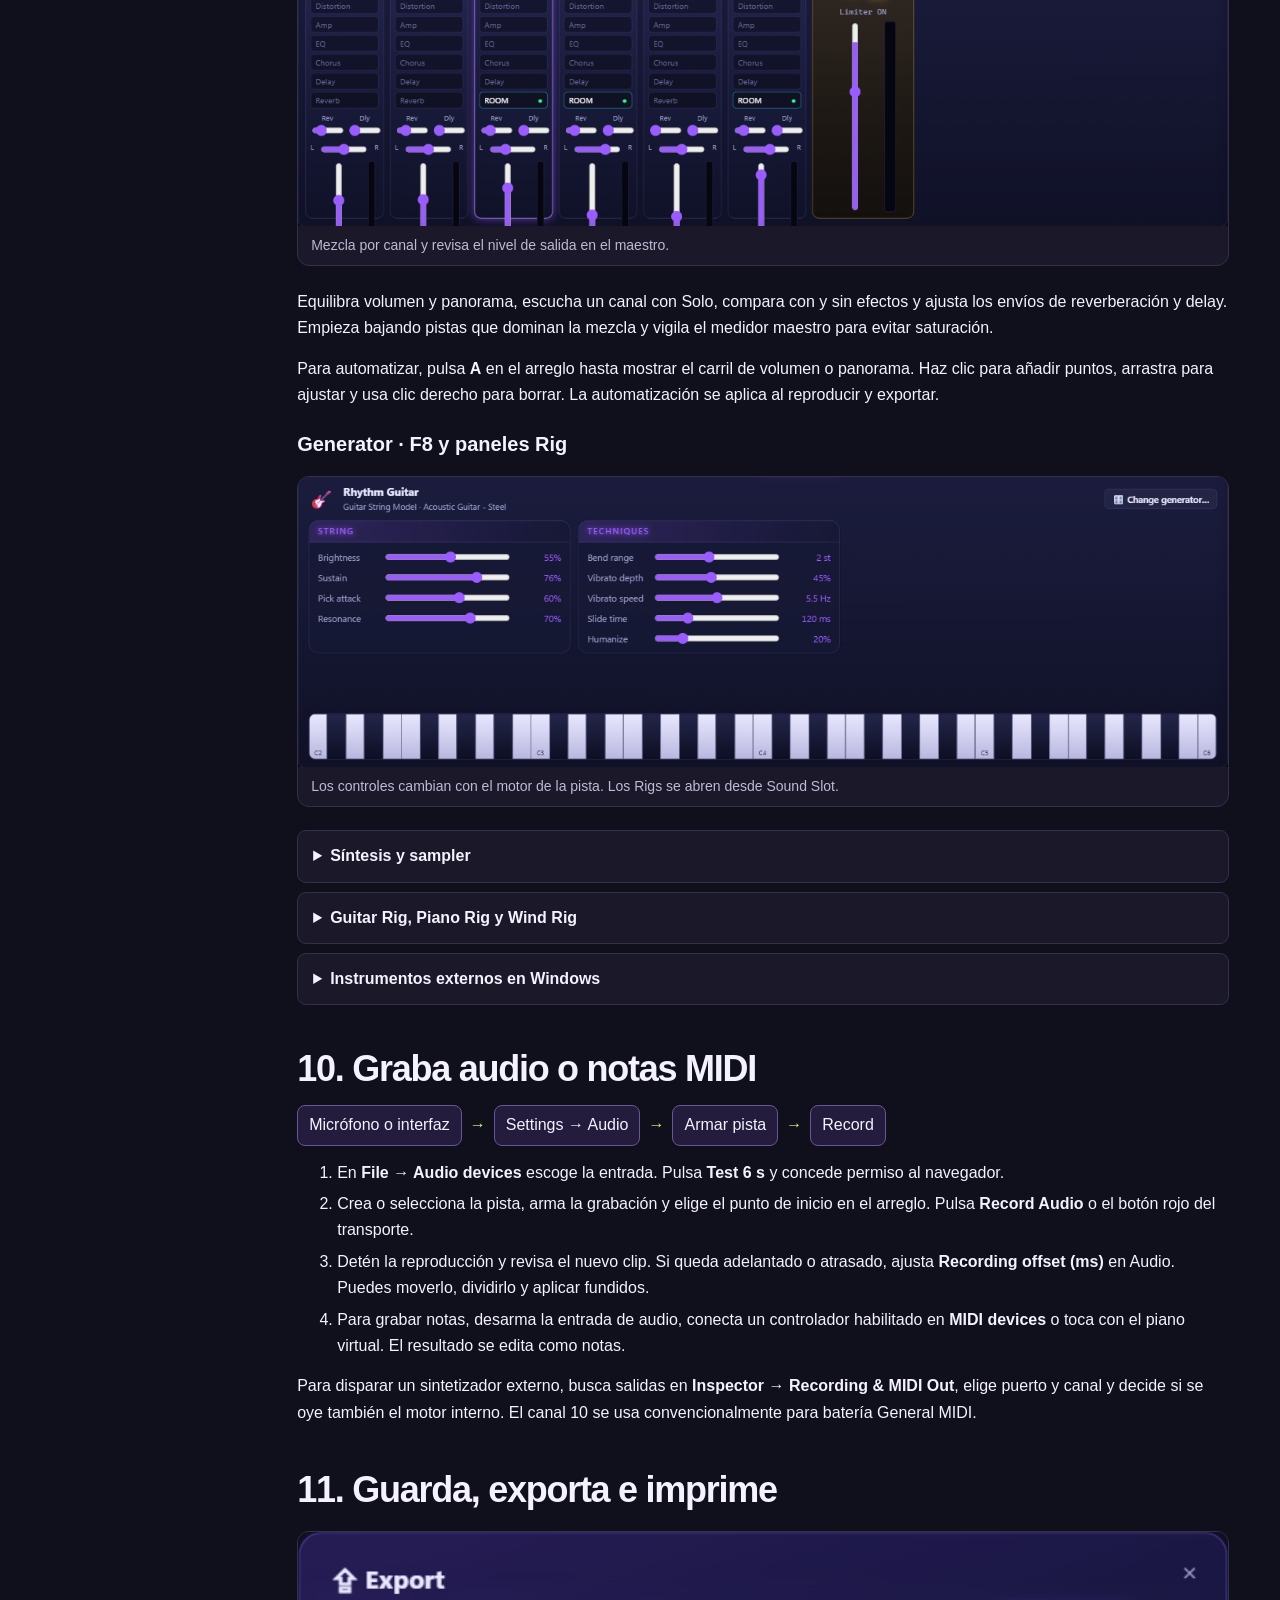
<file: manual/index.html>
<!doctype html>
<html lang="es">
<head>
<meta charset="utf-8">
<meta name="viewport" content="width=device-width, initial-scale=1">
<title>Manual de usuario · ScoreDAW</title>
<link rel="stylesheet" href="manual.css?v=manual-20261118">
</head>
<body id="arriba">
<a class="skip-link button" href="#contenido">Ir al contenido</a>
<div class="shell">
<aside class="side">
<a class="brand" href="#arriba"><img src="../assets/scoredaw-logo.svg" alt="">ScoreDAW</a>
<a class="back" href="../index.html">← Abrir ScoreDAW</a>
<a class="back" href="en.html" lang="en" hreflang="en">Read in English</a>
<nav aria-label="Índice del manual">
<a href="#inicio">1. Primera canción</a>
<a href="#mapa">2. Mapa de la interfaz</a>
<a href="#transporte">3. Reproducción y compás</a>
<a href="#biblioteca">4. Biblioteca y sonidos</a>
<a href="#arreglo">5. Pistas, bloques y secciones</a>
<a href="#entrada">6. Escribir música</a>
<a href="#editores">7. Editores y partitura</a>
<a href="#generacion">8. Generar música</a>
<a href="#clasica">8.1. Clásica y cuerdas</a>
<a href="#sonido">9. Inspector, mezcla y efectos</a>
<a href="#grabacion">10. Grabar y conectar MIDI</a>
<a href="#exportacion">11. Guardar, exportar e imprimir</a>
<a href="#ajustes">12. Ajustes y solución de problemas</a>
<a href="#menus">13. Referencia de menús y atajos</a>
<a href="#creditos">14. Versión y créditos</a>
</nav>
</aside>
<main id="contenido">
<header class="hero">
<span class="version">ScoreDAW · versión 0.2.0 · Manual actualizado el 18 de noviembre de 2026</span>
<h1>Manual de usuario</h1>
<p>Escribe, genera, graba y mezcla una canción. Usa el índice para aprender por pasos o localizar un control. Los nombres en negrita coinciden con los que verás en la interfaz en inglés.</p>
<div class="actions"><a class="button primary" href="#inicio">Crear mi primera canción</a><a class="button" href="#menus">Consultar menús y atajos</a></div>
</header>

<section id="inicio"><h2>1. Crea tu primera canción</h2>
<ol>
<li>Abre <strong>File → New project</strong>. En la bienvenida puedes empezar con un estilo, escribir para guitarra, hacer un ritmo, abrir un proyecto o crear un proyecto vacío.</li>
<li>En <strong>Start with a style</strong>, usa las pestañas <strong>Genre</strong>, <strong>Band</strong> o <strong>Guitarist</strong> y su desplegable para elegir. Los estilos están ordenados alfabéticamente y los géneros se agrupan por familia. Usa <strong>Choose everything…</strong> si quieres escoger instrumentos, tonalidad y estructura antes de generar.</li>
<li>Pulsa <kbd>Espacio</kbd> o <strong>Play</strong>. En <strong>Song / Arrange</strong> verás las pistas y el cursor de reproducción.</li>
<li>Selecciona un bloque de guitarra y abre <strong>Score + Tab</strong>. Usa <strong>✎ Edit title</strong> para ponerle nombre a la canción.</li>
<li>Guárdala con <strong>File → Save as</strong>. Para compartirla como audio, usa <strong>File → Export audio</strong>.</li>
</ol>
<figure><a href="images/inicio.png?v=manual-20261118"><img src="images/inicio.png?v=manual-20261118" alt="Bienvenida con las opciones para generar un estilo, escribir para guitarra y crear un ritmo"></a><figcaption>Las pestañas Genre, Band y Guitarist permiten escoger el origen del estilo. Choose everything… abre el panel completo antes de generar.</figcaption></figure>
<div class="diagram" aria-label="Flujo de trabajo"><span>Crear o abrir</span><b aria-hidden="true">→</b><span>Componer</span><b aria-hidden="true">→</b><span>Editar y mezclar</span><b aria-hidden="true">→</b><span>Guardar y exportar</span></div>
</section>

<section id="mapa"><h2>2. Mapa de la interfaz</h2>
<figure><a href="images/interfaz.png"><img src="images/interfaz.png" alt="Vista completa de ScoreDAW con barra superior, biblioteca, arreglo, entrada, editor e inspector" loading="lazy"></a><figcaption>Abre la imagen para verla a tamaño completo. La biblioteca está a la izquierda, los editores en el centro y el Inspector a la derecha.</figcaption></figure>
<div class="cards">
<article><h3>Barra superior</h3><p>Menús, archivo, deshacer, transporte, contador, tempo, tonalidad, compás, tamaño de interfaz y modos <strong>Simple / Pro</strong>.</p></article>
<article><h3>Library</h3><p>Busca y preescucha sonidos, instrumentos, patrones, ritmos, progresiones, presets y efectos. Arrastra elementos sobre su destino.</p></article>
<article><h3>Song / Arrange</h3><p>Vista de pistas y bloques en el tiempo. Contiene <strong>Add Track</strong>, generación, grabación y zoom del arreglo.</p></article>
<article><h3>Input</h3><p>Elige <strong>Fretboard</strong>, <strong>Piano</strong> o <strong>Chords</strong>, la duración y si quieres escribir o escuchar.</p></article>
<article><h3>Editor</h3><p><strong>Pattern</strong>, <strong>Piano Roll</strong>, <strong>Score</strong>, <strong>Tab</strong>, <strong>Score + Tab</strong>, <strong>Mixer</strong> y <strong>Generator</strong>.</p></article>
<article><h3>Inspector</h3><p>Parámetros de la pista, el bloque o la nota seleccionada. Configura sonido, grabación, MIDI y efectos.</p></article>
</div>
<p>La barra inferior explica el control bajo el puntero. <kbd>Alt+1</kbd> a <kbd>Alt+5</kbd> pliegan los paneles y <kbd>Alt+0</kbd> recupera la disposición. Usa <strong>Pro</strong> para mostrar los controles avanzados.</p>
</section>

<section id="transporte"><h2>3. Reproduce desde el lugar que quieres</h2>
<ol>
<li>Usa <strong>SONG</strong> para reproducir el arreglo completo y <strong>PAT</strong> para repetir un patrón. El transporte pequeño del editor permite escuchar el patrón seleccionado con <kbd>Shift+Espacio</kbd>.</li>
<li>En el arreglo, pulsa la regla o un bloque para colocar el punto de inicio. Usa <kbd>Alt</kbd> al hacer clic para elegir un paso dentro del compás.</li>
<li><strong>Pause</strong> conserva la posición. <strong>Play</strong> continúa desde allí. <strong>Stop</strong> vuelve al inicio y <kbd>Home</kbd> también lleva el cursor al principio.</li>
<li>Activa <strong>Loop</strong> o <kbd>L</kbd> si quieres repetir una sección. En <strong>Pattern → Loop bar</strong> puedes repetir el compás con todos sus canales.</li>
</ol>
<p>El contador muestra tiempo, compás, pulso y posición. En reproducción, la partitura se desplaza para seguir la línea rosa y el rack resalta el paso y los golpes de batería que suenan. Ajusta <strong>Tempo</strong>, <strong>Key</strong> (nota y modo), <strong>Time Sig.</strong> y el metrónomo en la barra superior.</p>
<details><summary>Cambiar de compás en un proyecto ya escrito</summary><p>Si la aplicación pregunta qué hacer con los bloques, elige conservar los compases para recortar o rellenar las barras, o conservar la música en el tiempo para mover sus divisiones. Revisa el resultado antes de guardar. Puedes deshacer la operación.</p></details>
</section>

<section id="biblioteca"><h2>4. Encuentra y asigna sonidos</h2>
<div class="table"><table><thead><tr><th>Pestaña</th><th>Qué puedes hacer</th></tr></thead><tbody>
<tr><td>Sounds</td><td>Kits, instrumentos y sonidos de percusión disponibles. Escucha un sonido o arrástralo a la pista, al <strong>Sound Slot</strong> o al nombre de un pad.</td></tr>
<tr><td>Generators / Synths</td><td>Presets de síntesis, sampler, modelos de cuerdas, teclados y percusión. Añádelos al rack o cambia el instrumento de un canal.</td></tr>
<tr><td>Folders</td><td>Conecta una carpeta para explorar tus sonidos. Tras recargar, usa <strong>Reconnect</strong> si el navegador solicita acceso. Con el menú contextual puedes crear un instrumento por muestras o un kit a partir de sus nombres.</td></tr>
<tr><td>Patterns / Rhythms</td><td>Reutiliza patrones y grooves. Arrastra un patrón al arreglo o carga un ritmo desde el selector <strong>Groove…</strong> del rack.</td></tr>
<tr><td>Chords</td><td>Inserta acordes y progresiones en el cursor o arrástralos al editor.</td></tr>
<tr><td>Presets / Effects</td><td>Aplica configuraciones de instrumentos y efectos. Revisa la cadena resultante en el Inspector o el Mixer.</td></tr>
<tr><td>Favorites</td><td>Filtra los elementos que hayas marcado como favoritos. Usa el campo de búsqueda para localizar instrumentos, ritmos y acordes.</td></tr>
</tbody></table></div>
<div class="diagram"><span>Archivo de audio</span><b aria-hidden="true">→</b><span>Arreglo · bloque de audio</span><span>Pad · golpe</span><span>Sound Slot · instrumento</span></div>
<p>Los paquetes opcionales amplían <strong>Sounds</strong>. Si aparece el aviso de paquetes sin construir, puedes seguir usando los instrumentos incluidos y las carpetas conectadas. En la copia de desarrollo, el proyecto incluye <code>Build Sound Packs.cmd</code> para preparar las bibliotecas compatibles que tengas instaladas.</p>
</section>

<section id="arreglo"><h2>5. Organiza pistas, bloques y secciones</h2>
<ol>
<li>Haz clic en <strong>Add Track</strong> y elige el instrumento. En la cabecera puedes seleccionar la pista, silenciarla con <strong>M</strong>, escucharla sola con <strong>S</strong>, armar la grabación y ajustar el volumen y panorama.</li>
<li>Arrastra un patrón de <strong>Library → Patterns</strong> a la cuadrícula. Mueve el bloque con el ratón. <kbd>Alt</kbd> ajusta al pulso y <kbd>Ctrl</kbd> al arrastrar copia el bloque.</li>
<li>Arrastra sus bordes para recortar o extender. El patrón se repite dentro de un bloque más largo. Haz doble clic para editar o clic derecho para renombrar, dividir, borrar o crear una copia independiente.</li>
<li>Usa la regla y la fila de secciones para recorrer intro, verso, coro, puente, solo y final. Desde la regla puedes insertar compases. Ajusta <strong>Zoom</strong> para revisar frases cortas o el arreglo completo.</li>
</ol>
<div class="tip"><p><strong>Patrones vinculados.</strong> Un bloque con <strong>×N</strong> comparte sus notas o golpes con otros bloques. Usa <strong>Make unique</strong> antes de hacer una variación que deba sonar en un solo sitio.</p></div>
<p>Los clips de audio pueden dividirse, invertirse y recibir fundidos desde el menú contextual. <kbd>S</kbd> divide en el cursor cuando el arreglo tiene el foco. La pista de audio y el patrón de notas se editan en sus respectivos controles.</p>
</section>

<section id="entrada"><h2>6. Escribe con el mástil, el piano o los acordes</h2>
<div class="cards">
<article><h3>Fretboard</h3><p>Elige un traste y cuerda. Activa <strong>Write</strong> para insertar la nota en el cursor. Con <kbd>Shift</kbd> puedes escribir un acorde. El selector de escala y <strong>Show scale</strong> marcan las notas de referencia.</p></article>
<article><h3>Piano</h3><p>Toca las teclas del panel o usa el teclado del ordenador. El rango cambia con <kbd>[</kbd> y <kbd>]</kbd>. Activa <strong>Write</strong> y elige la duración para colocar notas.</p></article>
<article><h3>Chords</h3><p>Selecciona raíz, tipo y disposición del acorde. Escúchalo y colócalo en el cursor o úsalo como referencia para la progresión. <kbd>Shift+1</kbd> a <kbd>Shift+7</kbd> recorre los grados de la tonalidad.</p></article>
<article><h3>Duración y cursor</h3><p>Escoge duración antes de escribir. Si ya hay notas seleccionadas, puedes cambiar sus valores desde la paleta de partitura. La misma nota se refleja en los demás editores.</p></article>
</div>
<p>Al seleccionar una pista, el panel Input cambia al diapasón para guitarra o bajo, y al teclado para otros instrumentos melódicos. Puedes cambiar manualmente de pestaña.</p>
<figure><a href="images/acordes.png"><img src="images/acordes.png" alt="Panel Chords con los controles del constructor de acordes" loading="lazy"></a><figcaption>El panel <strong>Chords</strong> muestra el acorde que puedes escuchar o insertar.</figcaption></figure>
</section>

<section id="editores"><h2>7. Edita con la vista adecuada</h2>
<h3>Pattern · F2</h3>
<figure><a href="images/patron.png"><img src="images/patron.png" alt="Rack de patrones con pasos, canales y pads de batería" loading="lazy"></a><figcaption>Usa las flechas de compás y abre el canal de batería para editar los pads individualmente.</figcaption></figure>
<p>En batería, pulsa una celda para activar o quitar un golpe. <kbd>Shift</kbd> aplica el acento. El nombre de un pad permite escucharlo y el menú contextual permite cambiar su sonido. En canales melódicos elige <strong>Step note</strong> (raíz del acorde, acorde completo, raíz de la tonalidad u octava) y duración. <strong>Clear bar</strong> vacía la parte del canal y el menú del patrón permite renombrar, clonar, cambiar longitud, colocar o borrar.</p>
<h3>Piano Roll · F3</h3>
<figure><a href="images/piano-roll.png?v=manual-20261118"><img src="images/piano-roll.png?v=manual-20261118" alt="Piano Roll de ScoreDAW con el teclado lateral y la cuadrícula de notas" loading="lazy"></a><figcaption>La posición horizontal es el tiempo. La fila corresponde a la altura. La franja inferior controla la velocidad.</figcaption></figure>
<p>Pulsa un espacio para añadir una nota. Arrastra una nota para moverla y su borde derecho para ajustar duración. <kbd>Shift</kbd> añade notas a la selección. Clic derecho borra. Usa los controles para cuantizar a semicorchea, transponer por semitonos u octava y cambiar la velocidad de las notas en la franja inferior.</p>
<p>En modo <strong>SONG</strong>, durante la reproducción, el Piano Roll muestra el bloque que está sonando en la pista seleccionada. La línea avanza y las notas activas se iluminan. Los patrones cortos se expanden al ancho disponible del panel. En modo <strong>PAT</strong>, revisa el patrón seleccionado.</p>
<h3>Score, Tab y Score + Tab · F4, F5 y F6</h3>
<figure><a href="images/partitura.png"><img src="images/partitura.png" alt="Partitura y tablatura ligadas con el título centrado y la paleta de notación" loading="lazy"></a><figcaption>La paleta está a la izquierda. El botón <strong>Edit title</strong> está junto a <strong>Palette</strong>.</figcaption></figure>
<ol>
<li>Escoge la pista en el selector del editor. <strong>Score</strong> muestra notación estándar, <strong>Tab</strong> muestra guitarra o bajo y <strong>Score + Tab</strong> combina ambas. El piano puede mostrar dos pentagramas.</li>
<li>Haz clic en una posición o arrastra un área para seleccionar. En tablatura escribe el número de traste con <kbd>0</kbd> a <kbd>9</kbd>. Pulsa dos dígitos seguidos para trastes de dos cifras.</li>
<li>Usa <strong>Palette</strong> para elegir voz 1–4, duración, puntillo, tresillo, silencio, ligadura y desplazamiento de las notas siguientes. Las flechas mueven el cursor y <kbd>Ctrl+←</kbd> o <kbd>Ctrl+→</kbd> salta un compás.</li>
<li>Añade dinámica, reguladores y articulaciones. En guitarra y bajo puedes aplicar palm mute, let ring, nota fantasma o muerta, hammer-on, pull-off, tapping, vibrato, armónicos, slides y bends. Selecciona dos notas para revisar un slide de unión.</li>
<li>En <strong>Bars</strong>, sobre el compás del cursor, configura repetición, casillas, doble barra, segno, coda, Fine, D.C., D.S. o texto. Comprueba el orden escuchando la canción.</li>
</ol>
<p>La marca <strong>T.H.</strong> identifica un armónico tapeado en las frases generadas que lo usan. <strong>A.H.</strong> identifica el armónico artificial o pinch. El slide se rotula sobre la tablatura.</p>
<p>El ancho de cada compás se ajusta a sus notas y símbolos. Las figuras rápidas pueden agruparse por pulso. Un compás especialmente denso puede requerir desplazamiento horizontal. Renombra la canción con <strong>Edit title</strong> o <strong>File → Song title</strong>.</p>
</section>
<section id="generacion"><h2>8. Genera una canción o una pista</h2>
<div class="cards"><article><h3>Auto Generate Full Song</h3><p>Crea el arreglo completo con secciones y pistas. <kbd>Ctrl+Shift+G</kbd>.</p></article>
<article><h3>Auto Generate Track</h3><p>Escribe una parte que encaje en la canción abierta. <kbd>Ctrl+G</kbd>.</p></article></div>
<h3>Canción completa</h3>
<figure><a href="images/cancion.png?v=manual-20261118"><img src="images/cancion.png?v=manual-20261118" alt="Diálogo Auto Generate Full Song con columnas de género, armonía y banda" loading="lazy"></a><figcaption>Elige estilo y forma a la izquierda, ajusta progresiones y melodía en el centro y configura los instrumentos a la derecha.</figcaption></figure>
<ol>
<li>En <strong>Style</strong>, selecciona la pestaña <strong>Genre</strong>, <strong>Band</strong> o <strong>Guitarist</strong> y elige en el desplegable. Los estilos con <strong>Kind of song</strong> tienen variantes. En <strong>Rock</strong> puedes elegir <strong>Acoustic Guitar</strong>. <strong>Extreme</strong> ofrece <strong>Funk metal</strong> y <strong>Acoustic ballad</strong> con Nuno Bettencourt.</li>
<li>Escoge tonalidad, modo, tempo, forma <strong>Short / Standard / Extended</strong> y <strong>Ending</strong>. La resolución se prolonga mediante ligadura. Los finales de Jazz permiten cadencias con acordes como 6/9, maj9 o maj13.</li>
<li>Deja una progresión en <strong>Auto</strong> o cámbiala por sección. Los números romanos se transponen a la tonalidad elegida. Cuando aparezca <strong>Reference artist</strong>, puedes elegir sus patrones y hábitos musicales.</li>
<li>Ajusta <strong>Complexity</strong>, <strong>Density</strong> e <strong>Idea</strong>. La misma semilla y opciones permiten repetir el arreglo. El dado cambia la idea. Activa según el estilo líneas complejas, carreras rápidas, tresillos, mezcla de modos, slides, armónicos, bends y vibrato.</li>
<li>Elige el guitarrista en <strong>Lead guitar in the style of</strong> y qué hará en cada sección. Puedes pedir melodía, riff, solo, respuestas o silencio. En la banda, incluye o excluye pistas y elige instrumento, patrón de interpretación y efectos. Añade instrumentos, contramelodías o una segunda voz instrumental.</li>
<li>Cuando esté disponible, selecciona modo instrumental o cantante, voz y coros. En <strong>Guitars</strong> elige Guitar Rig o el modelo ligero. Pulsa <strong>Generate Full Song</strong>.</li>
</ol>
<div class="tip"><p>Generar la canción completa reemplaza el arreglo activo. Guarda tu proyecto si quieres conservarlo. Puedes volver con <kbd>Ctrl+Z</kbd>.</p></div>
<h3>Personaliza el estilo antes de generar</h3>
<p>Al seleccionar otro género, grupo o guitarrista, el panel carga su preset. Revisa tempo, instrumentos, voz y las técnicas, y después modifica los valores que necesites. Despliega <strong>Melody — what the lead may use</strong> para acceder a las técnicas y al plan de interpretación del lead. <strong>Lead guitar in the style of</strong> elige el vocabulario guitarrístico dentro del arreglo.</p>
<p>Para una pieza instrumental de Yngwie, Satriani o Vai, entra por <strong>Guitarist</strong> y comprueba que <strong>Song</strong> esté en <strong>Instrumental</strong>. Para Van Halen, usa <strong>Band → Van Halen</strong>, revisa <strong>Kind of song</strong> y la parte del lead por sección. Las técnicas activadas se distribuyen según la frase y el estilo.</p>
<p>Guarda el proyecto para conservar su receta. <strong>This song #…</strong> recupera las opciones de la canción abierta y <strong>Last #…</strong> reutiliza la semilla anterior. Revisa la selección de pista después de generar. El programa intenta mostrar el instrumento protagonista con un editor apropiado.</p>
<h3>Pista compatible con la canción actual</h3>
<figure><a href="images/pista.png"><img src="images/pista.png" alt="Diálogo Auto Generate Track con análisis a la izquierda y parámetros de la pista a la derecha" loading="lazy"></a><figcaption>Comprueba el análisis de armonía y secciones antes de aplicar la generación.</figcaption></figure>
<ol>
<li>Selecciona la pista, el género y su papel. Según la pista podrás elegir melodía, contramelodía, armonía, rasgueo, arpegio, bajo, metales o batería.</li>
<li>Configura <strong>Plays</strong>, registro, densidad, complejidad y semilla. Selecciona las secciones de destino y decide si vas a reemplazar bloques o rellenar huecos.</li>
<li>En <strong>Options</strong> puedes vincular patrones iguales, variar repeticiones, aplicar técnicas, escribir acordes y secciones o añadir intro y final. Ajusta si la pista debe dejar silencio durante la intro cuando se ofrezca esa opción.</li>
<li>Genera, escucha y edita el resultado en Pattern, Piano Roll o Score + Tab. Deshaz para probar otra semilla.</li>
</ol>
</section>

<section id="clasica"><h2>8.1. Compón música clásica y conjuntos de cuerdas</h2>
<p>Abre <strong>Auto Generate Full Song → Genre → Classical</strong>. El arreglo puede combinar piano, guitarra de nylon, violines y viola. Puedes desactivar pistas para crear un dúo, una pieza solista o un conjunto formado por violines.</p><figure><a href="images/clasica.png?v=manual-20261118"><img src="images/clasica.png?v=manual-20261118" alt="Panel clásico con tres partes de violín, diálogo instrumental e introducción gradual" loading="lazy"></a><figcaption>Ejemplo con Vivaldi, tres partes de violín, guitarra como instrumento de apertura y Violin II como solista de la cadenza.</figcaption></figure><h3>Primera pieza guiada</h3><ol>
<li>Elige <strong>Classical style → Vivaldi · String concerto</strong>. Establece tonalidad y modo, tempo y <strong>Form → Standard</strong>.</li>
<li>Activa piano, guitarra, violín y viola en la columna de instrumentos. En <strong>Lead instrument</strong>, selecciona <strong>Solo violin</strong>.</li>
<li>Elige <strong>Interaction → Call and response</strong> y <strong>Answering instrument → Classical guitar</strong>. El protagonista y el instrumento de respuesta se alternan en las frases.</li>
<li>Usa <strong>Violin and viola → Legato arco</strong> para priorizar el arco continuo. Elige <strong>Solo technique → Trills and fast runs</strong> y una complejidad superior a la mitad para permitir adornos en episodios solistas.</li>
<li>Selecciona <strong>Introduction → Gradual entrances</strong> y <strong>Opening instrument → Classical guitar</strong>. Elige el solista en <strong>Cadenza soloist</strong>.</li>
<li>Pulsa <strong>Generate Full Song</strong>, espera la carga de grabaciones y escucha. Ajusta el balance con los faders y guarda con <strong>Save as</strong>.</li>
</ol><h3>Estilos y estructura</h3>
<div class="table"><table><thead><tr><th>Control</th><th>Uso</th></tr></thead><tbody><tr><td><strong>Bach · Baroque invention</strong></td><td>Tema, respuesta y contrapunto imitativo con desarrollo del motivo.</td></tr>
<tr><td><strong>Vivaldi · String concerto</strong></td><td>Alternancia de ritornellos y episodios con protagonismo de las cuerdas.</td></tr>
<tr><td><strong>Mozart · Classical chamber music</strong></td><td>Frases de pregunta y respuesta y acompañamientos de tipo bajo de Alberti.</td></tr>
<tr><td><strong>Beethoven · Dramatic sonata</strong></td><td>Exposición, desarrollo y recapitulación con motivos rítmicos contrastantes.</td></tr>
<tr><td><strong>Chopin · Romantic nocturne</strong></td><td>Melodía cantabile sobre arpegios y una sección central más activa.</td></tr></tbody></table></div><p>Estos perfiles generan composiciones nuevas. Los controles permiten variar la instrumentación, tonalidad, densidad y estructura de cada propuesta.</p><h3>Referencia del arreglo clásico</h3>
<div class="table"><table><thead><tr><th>Control</th><th>Uso</th></tr></thead><tbody><tr><td><strong>Lead instrument</strong></td><td>Instrumento que lleva el tema principal. Activa su pista para que aparezca en las opciones.</td></tr>
<tr><td><strong>Interaction</strong></td><td><strong>Fixed lead</strong> mantiene el protagonista. <strong>Call and response</strong> alterna frases con la respuesta. <strong>Lead rotates by section</strong> cambia el protagonista por sección. <strong>Imitative counterpoint</strong> introduce una imitación del motivo.</td></tr>
<tr><td><strong>Answering instrument</strong></td><td>Escoge quién contesta en diálogo o contrapunto imitativo.</td></tr>
<tr><td><strong>Meter</strong></td><td>Selecciona 4/4, 3/4, 2/4 o 6/8 antes de generar.</td></tr>
<tr><td><strong>Violin and viola</strong></td><td><strong>Legato with occasional pizzicato</strong> combina arco ligado con pizzicato ocasional. <strong>Legato arco</strong> mantiene el arco. <strong>Spiccato / short bow</strong> favorece ataques cortos y <strong>Pizzicato</strong> usa la cuerda pulsada.</td></tr>
<tr><td><strong>Solo technique</strong></td><td><strong>Trills and fast runs</strong> permite trinos y carreras. <strong>Fast runs</strong> favorece las carreras. <strong>Lyrical phrasing</strong> conserva un fraseo más cantabile. La complejidad y la sección condicionan la aparición de adornos.</td></tr>
<tr><td><strong>Instrument roles</strong></td><td><strong>Follow style</strong> usa el preset. Piano y guitarra pueden hacer arpegios, acordes, contramelodía o una mezcla de melodía, arpegios y acordes. Las cuerdas pueden sostener el fondo, realizar contramelodía o acordes quebrados. <strong>Tacit unless featured</strong> reserva la pista para su protagonismo.</td></tr>
<tr><td><strong>Violin parts</strong></td><td>Activa de una a cuatro partes. <strong>None</strong> desactiva los violines. El número representa pistas musicales. Cada pista puede usar una grabación solista o una sección.</td></tr>
<tr><td><strong>Violins only</strong></td><td>Activa las cuatro partes de violín y desactiva piano, guitarra y viola. Después puedes reducir el número de partes o reactivar otros instrumentos.</td></tr>
<tr><td><strong>Introduction / Opening instrument</strong></td><td>Elige una introducción variable, con conjunto completo, un instrumento o entradas graduales. Opening instrument decide quién abre cuando corresponde.</td></tr>
<tr><td><strong>Cadenza soloist</strong></td><td>Asigna el episodio solista a un instrumento activo, incluida la guitarra, o deja que varíe con la idea.</td></tr>
<tr><td><strong>Lead by section</strong></td><td>Asigna el protagonista de cada sección o usa <strong>Follow interaction</strong>. Las asignaciones concretas de sección prevalecen sobre la rotación automática.</td></tr>
<tr><td><strong>Chamber instruments and effects</strong></td><td>Activa cada pista y ajusta su instrumento y efectos. <strong>Solo Violin</strong>, <strong>Violin Section</strong>, <strong>Solo Viola</strong> y <strong>Viola Section</strong> utilizan grabaciones acústicas.</td></tr></tbody></table></div><h3>Tres arreglos para probar</h3>
<div class="cards">
<article><h3>Piano con fondo de cuerdas</h3><p>Selecciona Piano como protagonista, un papel de mezcla para Piano y Sustained background para las cuerdas. Usa Fixed lead para escuchar melodía y acompañamiento de piano a la vez.</p></article>
<article><h3>Conjunto de violines</h3><p>Pulsa Violins only. Elige dos o cuatro Violin parts, Imitative counterpoint y Violin II como respuesta. Con Gradual entrances escucharás cómo entra cada parte.</p></article>
<article><h3>Episodio de guitarra</h3><p>Activa Classical Guitar y elígela en Cadenza soloist. Usa una forma Standard con episodio o cadenza y Fast runs. También puedes asignar Guitar directamente en Lead by section.</p></article>
</div><h3>Ligaduras, trinos y balance</h3>
<p>La ligadura de prolongación une notas consecutivas de la misma altura y mantiene su duración al cruzar el compás. La ligadura de arco agrupa notas de una frase. Un trino alterna rápidamente una nota con la nota vecina de la escala. Escucha la pista con <strong>S</strong> para comprobar el fraseo y usa el plan por sección para ubicar los solos.</p><figure><a href="images/cuerdas.png?v=manual-20261118"><img src="images/cuerdas.png?v=manual-20261118" alt="Partitura de violín generada en ScoreDAW" loading="lazy"></a><figcaption>La partitura permite revisar la frase, sus ligaduras y las notas rápidas. El cursor sigue la reproducción.</figcaption></figure><div class="tip"><p>Para escuchar una viola que sostiene una nota larga, deja la reproducción avanzar sobre la barra siguiente. También puedes iniciar desde un compás de continuación. Si buscas menos separación, selecciona <strong>Legato arco</strong> y vuelve a generar. Con <strong>Solo Viola</strong> o <strong>Viola Section</strong>, ajusta el fader del Inspector para equilibrar su fondo con el instrumento protagonista.</p></div>
<p>Los cambios del generador se aplican al crear una pieza nueva. Conserva una copia de la canción anterior antes de comparar arreglos.</p></section>

<section id="sonido"><h2>9. Configura instrumentos, mezcla y efectos</h2>
<h3>Inspector</h3>
<div class="table"><table><thead><tr><th>Bloque</th><th>Controles</th></tr></thead><tbody>
<tr><td>Track</td><td>Nombre, volumen, panorama y estado de la pista.</td></tr>
<tr><td>Sound Slot</td><td>Motor e instrumento, botón Listen y acceso al Rig disponible. Arrastra un instrumento o una muestra para asignarlo.</td></tr>
<tr><td>Selected Block</td><td>Propiedades del bloque de patrón o audio seleccionado en el arreglo.</td></tr>
<tr><td>Recording &amp; MIDI Out</td><td>Armar entrada y buscar puertos MIDI, elegir salida y canal.</td></tr>
<tr><td>Articulations / Guitar Techniques</td><td>Selecciona notas para aplicar la técnica. Ajusta el rango de bend y el tiempo de slide. El Rig contiene controles adicionales.</td></tr>
<tr><td>Pedalboard (Track FX)</td><td>Enciende o apaga pedales y ajusta sus parámetros. Los Rigs tienen sus propios efectos.</td></tr>
<tr><td>Note Properties</td><td>Propiedades de la selección. La selección se comparte entre los editores.</td></tr>
<tr><td>Plugins (VST3 / CLAP)</td><td>Disponible cuando el motor nativo de Windows está activo. Permite cargar y editar plugins externos.</td></tr>
</tbody></table></div>
<h3>Mixer · F7</h3>
<figure><a href="images/mezclador.png"><img src="images/mezclador.png" alt="Mezclador con canales, faders, medidores y efectos" loading="lazy"></a><figcaption>Mezcla por canal y revisa el nivel de salida en el maestro.</figcaption></figure>
<p>Equilibra volumen y panorama, escucha un canal con Solo, compara con y sin efectos y ajusta los envíos de reverberación y delay. Empieza bajando pistas que dominan la mezcla y vigila el medidor maestro para evitar saturación.</p>
<p>Para automatizar, pulsa <strong>A</strong> en el arreglo hasta mostrar el carril de volumen o panorama. Haz clic para añadir puntos, arrastra para ajustar y usa clic derecho para borrar. La automatización se aplica al reproducir y exportar.</p>
<h3>Generator · F8 y paneles Rig</h3>
<figure><a href="images/generador.png"><img src="images/generador.png" alt="Panel Generator del instrumento seleccionado con controles de sonido" loading="lazy"></a><figcaption>Los controles cambian con el motor de la pista. Los Rigs se abren desde Sound Slot.</figcaption></figure>
<details><summary>Síntesis y sampler</summary><p>En <strong>3x Osc</strong> ajusta forma de onda, mezcla y afinación de osciladores, filtro, envolvente ADSR, LFO y glide según el preset. En <strong>Sampler</strong> asigna muestras o zonas y revisa su nota raíz. En el modelo de cuerda ajusta timbre, ataque, decaimiento y técnicas.</p></details>
<details><summary>Guitar Rig, Piano Rig y Wind Rig</summary><p><strong>Guitar Rig</strong> combina instrumento, pastilla o toma, amplificador, caja, micrófono, EQ y efectos. <strong>Piano Rig</strong> ajusta tipo de teclado, pedal, cuerdas, amplificador y efectos según el modelo. <strong>Wind Rig</strong> ofrece articulación, respiración, vibrato y mute según el instrumento. Si se están cargando grabaciones, algunos motores pueden usar el modelo ligero durante la espera.</p></details>
<details><summary>Instrumentos externos en Windows</summary><p>Con la edición de escritorio y su motor nativo disponible, usa <strong>Plugins (VST3 / CLAP)</strong> en el Inspector. Selecciona el plugin en la pista, abre su editor y guarda el proyecto para conservar los ajustes. La versión web ofrece sus motores internos, muestras y MIDI Out.</p></details>
</section>

<section id="grabacion"><h2>10. Graba audio o notas MIDI</h2>
<div class="diagram"><span>Micrófono o interfaz</span><b aria-hidden="true">→</b><span>Settings → Audio</span><b aria-hidden="true">→</b><span>Armar pista</span><b aria-hidden="true">→</b><span>Record</span></div>
<ol>
<li>En <strong>File → Audio devices</strong> escoge la entrada. Pulsa <strong>Test 6 s</strong> y concede permiso al navegador.</li>
<li>Crea o selecciona la pista, arma la grabación y elige el punto de inicio en el arreglo. Pulsa <strong>Record Audio</strong> o el botón rojo del transporte.</li>
<li>Detén la reproducción y revisa el nuevo clip. Si queda adelantado o atrasado, ajusta <strong>Recording offset (ms)</strong> en Audio. Puedes moverlo, dividirlo y aplicar fundidos.</li>
<li>Para grabar notas, desarma la entrada de audio, conecta un controlador habilitado en <strong>MIDI devices</strong> o toca con el piano virtual. El resultado se edita como notas.</li>
</ol>
<p>Para disparar un sintetizador externo, busca salidas en <strong>Inspector → Recording &amp; MIDI Out</strong>, elige puerto y canal y decide si se oye también el motor interno. El canal 10 se usa convencionalmente para batería General MIDI.</p>
</section>

<section id="exportacion"><h2>11. Guarda, exporta e imprime</h2>
<figure><a href="images/exportar.png"><img src="images/exportar.png" alt="Diálogo Export con pestañas de audio, MIDI, MusicXML e impresión" loading="lazy"></a><figcaption>Usa <strong>File → Export</strong> para elegir el formato. El título del proyecto se usa en la salida.</figcaption></figure>
<div class="table"><table><thead><tr><th>Salida</th><th>Qué contiene y qué elegir</th></tr></thead><tbody>
<tr><td>Proyecto <code>.sdaw.json</code></td><td>Arreglo, pistas, notas, parámetros y muestras utilizadas. Usa <strong>Save as</strong> para conservar una copia independiente y <strong>Open</strong> para recuperarla.</td></tr>
<tr><td>WAV / MP3</td><td>Mezcla de audio. Selecciona formato, tasa de muestreo, profundidad del WAV o bitrate del MP3. La normalización es opcional. Activa <strong>Stems</strong> para obtener un WAV por pista en ZIP.</td></tr>
<tr><td>MIDI</td><td>Notas, tempo, compás y metadatos de arreglo. Configura las opciones de batería y repeticiones según el destino. El DAW receptor asignará sus propios instrumentos a las notas.</td></tr>
<tr><td>MusicXML</td><td>Partitura editable en un programa compatible. Elige pistas y si quieres incluir símbolos de acordes y pentagrama de tablatura.</td></tr>
<tr><td>Print / Save as PDF</td><td>Selecciona pistas y vista Score, Tab o Score + Tab. Abre la vista de impresión del navegador y elige imprimir o guardar como PDF.</td></tr>
</tbody></table></div>
<p>Si necesitas volver a editar, guarda también el archivo de proyecto. El autoguardado del navegador ayuda a retomar la sesión en el mismo perfil, mientras que el archivo te permite abrirla en otro equipo.</p>
</section>

<section id="ajustes"><h2>12. Ajustes y solución de problemas</h2>
<figure><a href="images/ajustes.png"><img src="images/ajustes.png" alt="Ajustes de dispositivos, latencia, prueba de entrada y volúmenes" loading="lazy"></a><figcaption><strong>File → Settings</strong> agrupa Audio, MIDI, Library folders y General.</figcaption></figure>
<ul>
<li><strong>Audio.</strong> Selecciona salida y entrada, prueba el nivel, ajusta latencia, compensación de grabación y volumen de maestro y metrónomo. Recarga si el selector de latencia lo indica.</li>
<li><strong>MIDI.</strong> Activa las entradas de controladores, comprueba el indicador de actividad y revisa las salidas disponibles.</li>
<li><strong>Library folders.</strong> Conecta carpetas de muestras o explora las rutas configuradas. El soporte de conexión depende del navegador y de los permisos concedidos.</li>
<li><strong>General.</strong> Ajusta escala de interfaz, modo de inicio, pantalla de bienvenida y disposición de paneles.</li>
</ul>
<details><summary>La canción no suena</summary><p>Pulsa Play para activar el audio del navegador. Comprueba dispositivo de salida, volumen maestro, Mute/Solo y que el cursor esté en un lugar con bloques. Si elegiste un instrumento con grabaciones, espera a que termine la carga o prueba el motor ligero.</p></details>
<details><summary>La vista de impresión no se abre</summary><p>Permite ventanas emergentes para ScoreDAW, elige una pista melódica y vuelve a abrir <strong>File → Print / Save as PDF</strong>.</p></details>
<details><summary>Falta un panel o los controles son pequeños</summary><p>Prueba <strong>View → Reset panel layout</strong> o <kbd>Alt+0</kbd>. Ajusta el tamaño con <kbd>Ctrl +</kbd>, <kbd>Ctrl −</kbd> o <kbd>Ctrl+0</kbd>. Algunos controles aparecen en modo <strong>Pro</strong> o al seleccionar una pista o nota compatible.</p></details>
</section>

<section id="menus"><h2>13. Referencia de menús y atajos</h2>
<div class="table"><table><thead><tr><th>Menú</th><th>Opciones</th></tr></thead><tbody>
<tr><td>File</td><td>New project, Open, Save, Save as, Export, Export audio, Export MIDI, Export MusicXML, Print / Save as PDF, Settings, Audio devices, MIDI devices, Library folders y Song title.</td></tr>
<tr><td>Edit</td><td>Undo, Redo, Delete selected notes y Select all notes of track.</td></tr>
<tr><td>Track</td><td>Add track, Duplicate selected track, Delete selected track, New notes pattern, New drum pattern, Song length y Connect sound folder.</td></tr>
<tr><td>Score</td><td>Score + Tab, Score only, Tab only e Insert chord (Chord Builder).</td></tr>
<tr><td>Tools</td><td>Auto Generate Track, Auto Generate Full Song, Song Builder, Load style groove, Metronome, Simple mode y Pro mode.</td></tr>
<tr><td>View</td><td>Pattern, Piano Roll, Mixer, Generator, Library panel, Song / Arrange panel, Input panel, Editor panel, Inspector panel, Reset panel layout e Interface (Auto size, larger, smaller).</td></tr>
<tr><td>Help</td><td>User Manual (English), Manual de usuario (Español), Help &amp; shortcuts y About.</td></tr>
</tbody></table></div>
<div class="table"><table><thead><tr><th>Atajo</th><th>Acción</th></tr></thead><tbody>
<tr><td><kbd>Espacio</kbd> / <kbd>Shift+Espacio</kbd></td><td>Reproducir o pausar canción / escuchar patrón en bucle.</td></tr>
<tr><td><kbd>Home</kbd>, <kbd>R</kbd>, <kbd>L</kbd>, <kbd>M</kbd>, <kbd>P</kbd></td><td>Inicio, grabar, bucle, metrónomo, alternar SONG y PAT. El foco del editor o el teclado de piano puede asignar otras funciones a estas letras.</td></tr>
<tr><td><kbd>Ctrl+N</kbd>, <kbd>Ctrl+O</kbd>, <kbd>Ctrl+S</kbd>, <kbd>Ctrl+Shift+S</kbd></td><td>Nuevo, abrir, guardar, guardar como.</td></tr>
<tr><td><kbd>Ctrl+G</kbd>, <kbd>Ctrl+Shift+G</kbd>, <kbd>Ctrl+E</kbd>, <kbd>Ctrl+P</kbd>, <kbd>Ctrl+,</kbd></td><td>Generar pista, generar canción, exportar, imprimir y abrir ajustes.</td></tr>
<tr><td><kbd>Ctrl+Z</kbd>, <kbd>Ctrl+Y</kbd>, <kbd>Ctrl+A</kbd>, <kbd>Delete</kbd>, <kbd>Esc</kbd></td><td>Deshacer, rehacer, seleccionar todo, borrar, cerrar diálogo o limpiar selección.</td></tr>
<tr><td><kbd>F1</kbd>–<kbd>F8</kbd></td><td>Ayuda, Pattern, Piano Roll, Score, Tab, Score + Tab, Mixer, Generator.</td></tr>
<tr><td><kbd>Alt+1</kbd>–<kbd>Alt+5</kbd>, <kbd>Alt+0</kbd></td><td>Plegar Library, Arrange, Input, Editor o Inspector y restablecer paneles.</td></tr>
<tr><td><kbd>Ctrl +</kbd> / <kbd>Ctrl −</kbd> / <kbd>Ctrl+0</kbd></td><td>Agrandar, reducir y volver a escala automática.</td></tr>
<tr><td><kbd>←</kbd> / <kbd>→</kbd>, <kbd>↑</kbd> / <kbd>↓</kbd>, <kbd>+</kbd> / <kbd>−</kbd></td><td>En notación, mover el cursor, cambiar cuerda o altura y cambiar duración.</td></tr>
<tr><td><kbd>H</kbd> <kbd>P</kbd> <kbd>T</kbd> <kbd>S</kbd> <kbd>B</kbd> <kbd>V</kbd> <kbd>X</kbd> <kbd>O</kbd> <kbd>K</kbd> <kbd>G</kbd></td><td>En notación, hammer, pull-off, tapping, slide, bend, vibrato, nota muerta, armónico, palm mute y nota fantasma.</td></tr>
<tr><td><kbd>Z S X D C V G B H N J M</kbd> / <kbd>Q 2 W 3 E R 5 T 6 Y 7 U I</kbd></td><td>Dos filas de notas del piano por teclado. Usa <kbd>[</kbd> o <kbd>]</kbd> para desplazar la octava.</td></tr>
</tbody></table></div>
</section>

<section id="creditos"><h2>14. Versión y créditos</h2>
<p><strong>ScoreDAW 0.2.0</strong>. Creado 100 % con IA usando <strong>Claude (Anthropic)</strong> y <strong>ChatGPT (OpenAI)</strong>, bajo la dirección de Roberto. El código de ScoreDAW se distribuye bajo licencia MIT. Cada componente y grabación de terceros conserva su licencia.</p>
<div class="table"><table><thead><tr><th>Recurso</th><th>Autoría y licencia</th></tr></thead><tbody>
<tr><td>Grabaciones de guitarra</td><td><strong>FreePats</strong>, entrada directa estilo Strat (CC0 1.0). <strong>Gestalt LUR</strong>, Strat alternativa (MIT). <strong>Karoryfer Samples / D. Smolken</strong>, Emilyguitar y Shinyguitar (CC0 1.0). <strong>Jeff Learman</strong>, Martin HD-28 (CC0 1.0). <strong>quartertone</strong>, nylon del pack 11573 de Freesound, editado por <strong>N. Brosowsky</strong> (CC BY 3.0). ScoreDAW usa subconjuntos convertidos y recortados.</td></tr>
<tr><td>Amplificadores y respuestas de impulso</td><td><strong>TONE3000</strong>, motor Neural Amp Modeler WebAssembly, capturas y respuestas (MIT según los avisos del proyecto). Núcleo <strong>Neural Amp Modeler</strong> de <strong>Steven Atkinson</strong>.</td></tr>
<tr><td>Grabaciones de piano</td><td><strong>Alexander Holm</strong>, Salamander Grand Piano V3 (CC BY 3.0). <strong>Jeff Learman</strong>, jRhodes3d (CC BY-NC-SA 4.0). <strong>Greg Sullivan</strong>, Wurlitzer EP200 con mapeo SFZ de <strong>kinwie</strong> (CC BY 3.0).</td></tr>
<tr><td>Grabaciones de viento</td><td><strong>Versilian Studios, Samuel Gossner y colaboradores</strong>, saxo tenor VCSL y trompeta de VSCO-2 Community Edition interpretada por <strong>Simon Hutchinson</strong> (CC0 1.0).</td></tr>
<tr><td>Grabaciones de cuerdas</td><td><strong>VSCO 2 Community Edition</strong>, Versilian Studios, Sam Gossner y Simon Dalzell, con edición de muestras de Elan Hickler / Soundemote (CC0 1.0), para violín solista y secciones de violines y violas. <strong>University of Iowa Electronic Music Studios</strong>, Lawrence Fritts y equipo, para viola solista. Su colección permite usar las grabaciones sin restricciones. Avisos y procedencia en <a href="../assets/bowed-strings/CREDITS.txt">CREDITS de cuerdas</a>.</td></tr>
<tr><td>Exportación MP3</td><td><strong>lamejs</strong>, adaptación de LAME, con licencia LGPL-3.0 según los avisos del proyecto.</td></tr>
<tr><td>Edición Windows</td><td><strong>Steinberg</strong>, VST 3 SDK (MIT). <strong>Comunidad free-audio</strong>, CLAP (MIT). <strong>Microsoft</strong>, WebView2 SDK (licencia del SDK).</td></tr>
<tr><td>Paquetes opcionales</td><td>Integraciones con las bibliotecas de <strong>LiveReplica</strong> y <strong>Lemon-Studio</strong>. Los recursos de audio importados o convertidos desde bibliotecas externas mantienen las condiciones de sus autores.</td></tr>
</tbody></table></div>
<p>En la copia del proyecto, consulta <code>LICENSE</code>, los avisos <code>CREDITS.md</code> de Guitar Lab, Piano Lab y Wind Lab, y <code>desktop/licenses/THIRD_PARTY_NOTICES.md</code> para el detalle por componente.</p>
<a class="top" href="#arriba">↑ Volver al inicio</a>
</section>
</main></div>
</body>
</html>
</file>
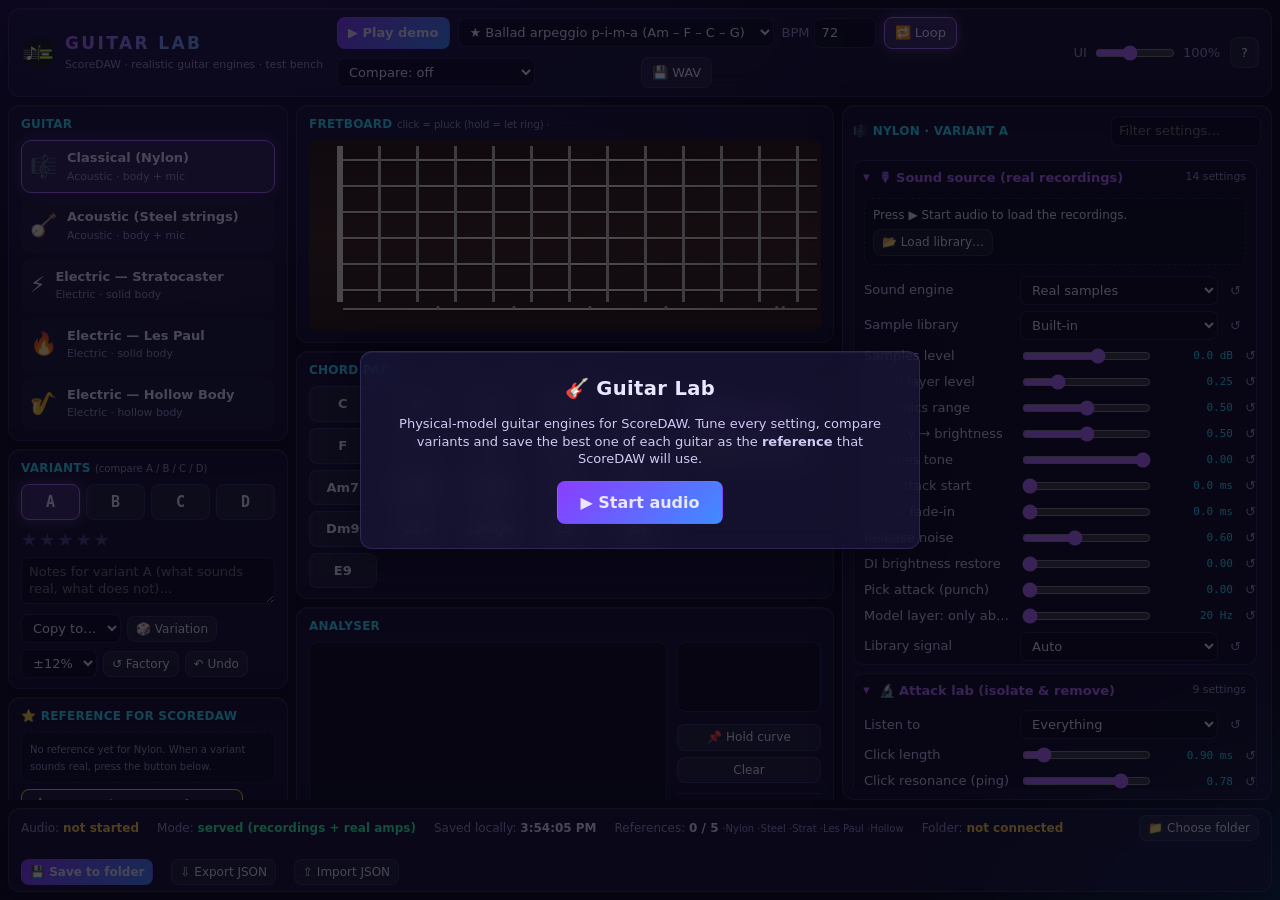
<file: tools/guitar-lab/index.html>
<!DOCTYPE html>
<!--
  ScoreDAW — GUITAR LAB
  Stand-alone test bench for the realistic guitar engines (physical modelling).
  Open this file in Chrome or Edge (double-click "Open Guitar Lab.cmd").
  Files: presets.js (data) · engine.js (sound engine) · app.js (interface) · style.css
  Saved references → references/guitar-references.json (button "Save to folder").
-->
<html lang="en">
<head>
  <meta charset="utf-8">
  <meta name="viewport" content="width=device-width, initial-scale=1">
  <title>Guitar Lab — ScoreDAW</title>
  <link rel="icon" href="../../assets/scoredaw-icon.svg">
  <link rel="stylesheet" href="style.css">
</head>
<body>
  <header class="top glass">
    <div class="brand">
      <img src="../../assets/scoredaw-icon.svg" alt="" onerror="this.style.display='none'">
      <div><b>GUITAR LAB</b><small>ScoreDAW · realistic guitar engines · test bench</small></div>
    </div>
    <div class="transport" id="transport"></div>
    <div class="top-right">
      <label class="scale">UI <input type="range" id="uiScale" min="0.7" max="1.4" step="0.05"><span id="uiScaleVal"></span></label>
      <button class="btn" id="btnHelp" title="How to use the lab">?</button>
    </div>
  </header>

  <main class="layout">
    <!-- left: guitars, variants, references -->
    <aside class="col left">
      <section class="glass card">
        <h3>Guitar</h3>
        <div id="guitarList" class="guitar-list"></div>
      </section>
      <section class="glass card">
        <h3>Variants <small>(compare A / B / C / D)</small></h3>
        <div id="slotBox"></div>
      </section>
      <section class="glass card">
        <h3>⭐ Reference for ScoreDAW</h3>
        <div id="refBox"></div>
      </section>
      <section class="glass card">
        <h3>📚 Saved experiments</h3>
        <div id="libBox"></div>
      </section>
    </aside>

    <!-- centre: fretboard, chord pad, analyser -->
    <section class="col center">
      <div class="glass card">
        <h3>Fretboard <small>click = pluck (hold = let ring) · <span id="nowPlaying"></span></small></h3>
        <div id="fretboard" class="fretboard"></div>
      </div>
      <div class="glass card">
        <h3>Chord pad <small>click = down-strum · right-click = up-strum</small></h3>
        <div class="pad-row">
          <div id="chordPad" class="chord-pad"></div>
          <div class="pad-side">
            <label>Velocity <input type="range" id="padVel" min="0.1" max="1" step="0.01" value="0.75"></label>
            <button class="btn" id="btnMute">✋ Mute strings</button>
          </div>
        </div>
      </div>
      <div class="glass card grow">
        <h3>Analyser <small id="anInfo"></small></h3>
        <div class="an-wrap">
          <canvas id="spectrum"></canvas>
          <div class="an-side">
            <canvas id="scope"></canvas>
            <div class="meter"><div id="meterBar"></div></div>
            <button class="btn small" id="btnHold" title="Freeze the current spectrum as a dashed curve to compare">📌 Hold curve</button>
            <button class="btn small" id="btnClearHold">Clear</button>
            <hr>
            <b class="mini">Real guitar reference</b>
            <input type="file" id="refFile" accept="audio/*" hidden>
            <button class="btn small" id="btnRefLoad">📂 Load recording…</button>
            <button class="btn small" id="btnRefPlay" disabled>▶ Play recording</button>
            <small id="refName" class="muted">Load a real guitar recording to compare by ear and on the analyser.</small>
          </div>
        </div>
      </div>
    </section>

    <!-- right: settings -->
    <aside class="col right glass">
      <div class="set-head">
        <h3 id="setTitle">Settings</h3>
        <input type="search" id="setSearch" placeholder="Filter settings…">
      </div>
      <div id="settings" class="settings"></div>
    </aside>
  </main>

  <footer class="status glass" id="status"></footer>
  <div id="toast" class="toast"></div>
  <div id="startOverlay" class="overlay">
    <div class="glass dialog">
      <h2>🎸 Guitar Lab</h2>
      <p>Physical-model guitar engines for ScoreDAW. Tune every setting, compare variants and save the best one of each guitar as the <b>reference</b> that ScoreDAW will use.</p>
      <button class="btn primary big" id="btnStart">▶ Start audio</button>
    </div>
  </div>

  <script src="presets.js"></script>
  <script src="packs/index.js" onerror="void 0"></script>
  <script src="sampler.js"></script>
  <script src="engine.js"></script>
  <script src="app.js"></script>
</body>
</html>
</file>
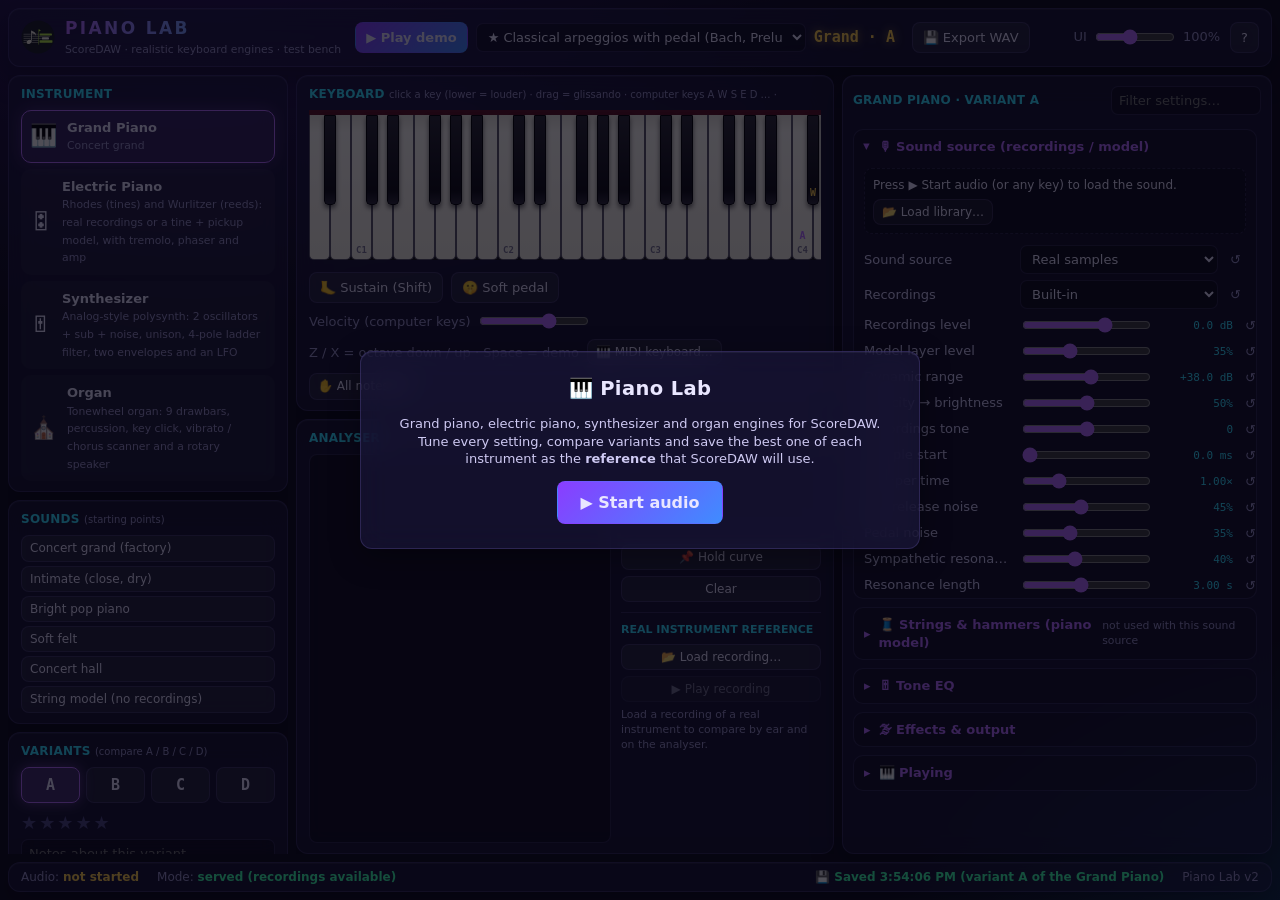
<file: tools/piano-lab/index.html>
<!DOCTYPE html>
<!--
  ScoreDAW — PIANO LAB
  Stand-alone test bench for the realistic keyboard engines:
  grand piano · electric piano · synthesizer · organ.
  Open this file in Chrome or Edge (double-click "Open Piano Lab.cmd").
  Files: presets.js (data) · sampler.js (real recordings) · engine.js (models + effects)
         app.js (interface) · style.css · samples/ + packs/ (recordings)
  Saved references → "Save references…" writes piano-references.json (put it in references/).
-->
<html lang="en">
<head>
  <meta charset="utf-8">
  <meta name="viewport" content="width=device-width, initial-scale=1">
  <title>Piano Lab — ScoreDAW</title>
  <link rel="icon" href="../../assets/scoredaw-icon.svg">
  <link rel="stylesheet" href="style.css">
</head>
<body>
  <header class="top glass">
    <div class="brand">
      <img src="../../assets/scoredaw-icon.svg" alt="" onerror="this.style.display='none'">
      <div><b>PIANO LAB</b><small>ScoreDAW · realistic keyboard engines · test bench</small></div>
    </div>
    <div class="transport" id="transport"></div>
    <div class="top-right">
      <label class="scale">UI <input type="range" id="uiScale" min="0.7" max="1.4" step="0.05"><span id="uiScaleVal"></span></label>
      <button class="btn" id="btnHelp" title="How to use the lab">?</button>
    </div>
  </header>

  <main class="layout">
    <!-- left: instruments, sounds, variants, references -->
    <aside class="col left">
      <section class="glass card"><h3>Instrument</h3><div id="typeList" class="guitar-list"></div></section>
      <section class="glass card"><h3>Sounds <small>(starting points)</small></h3><div id="soundBox" class="sound-list"></div></section>
      <section class="glass card"><h3>Variants <small>(compare A / B / C / D)</small></h3><div id="slotBox"></div></section>
      <section class="glass card"><h3>⭐ Reference for ScoreDAW</h3><div id="refBox"></div></section>
      <section class="glass card"><h3>📚 Saved experiments</h3><div id="libBox"></div></section>
    </aside>

    <!-- centre: keyboard, drawbars, analyser -->
    <section class="col center">
      <div class="glass card">
        <h3>Keyboard <small>click a key (lower = louder) · drag = glissando · computer keys A W S E D … · <span id="nowPlaying"></span></small></h3>
        <div class="kb-wrap"><div id="keyboard" class="kb"></div></div>
        <div class="kb-bar" id="kbBar"></div>
      </div>
      <div class="glass card" id="drawbarCard" hidden>
        <h3>Drawbars <small>pull down = louder · brown: sub + fifth · white: octaves · black: other harmonics</small></h3>
        <div id="drawbars" class="drawbars"></div>
      </div>
      <div class="glass card grow">
        <h3>Analyser <small id="anInfo"></small></h3>
        <div class="an-wrap">
          <canvas id="spectrum"></canvas>
          <div class="an-side">
            <canvas id="scope"></canvas>
            <div class="meter"><div id="meterBar"></div></div>
            <button class="btn small" id="btnHold" title="Freeze the current spectrum as a dashed curve to compare">📌 Hold curve</button>
            <button class="btn small" id="btnClearHold">Clear</button>
            <hr>
            <b class="mini">Real instrument reference</b>
            <input type="file" id="refFile" accept="audio/*" hidden>
            <button class="btn small" id="btnRefLoad">📂 Load recording…</button>
            <button class="btn small" id="btnRefPlay" disabled>▶ Play recording</button>
            <small id="refName" class="muted">Load a recording of a real instrument to compare by ear and on the analyser.</small>
          </div>
        </div>
      </div>
    </section>

    <!-- right: settings -->
    <aside class="col right glass">
      <div class="set-head">
        <h3 id="setTitle">Settings</h3>
        <input type="search" id="setSearch" placeholder="Filter settings…">
      </div>
      <div id="settings" class="settings"></div>
    </aside>
  </main>

  <footer class="status glass" id="status"></footer>
  <div id="toast" class="toast"></div>
  <div id="startOverlay" class="overlay">
    <div class="glass dialog">
      <h2>🎹 Piano Lab</h2>
      <p>Grand piano, electric piano, synthesizer and organ engines for ScoreDAW. Tune every setting, compare variants and save the best one of each instrument as the <b>reference</b> that ScoreDAW will use.</p>
      <button class="btn primary big" id="btnStart">▶ Start audio</button>
    </div>
  </div>

  <script src="presets.js"></script>
  <script src="packs/index.js" onerror="void 0"></script>
  <script src="sampler.js"></script>
  <script src="engine.js"></script>
  <script src="app.js"></script>
</body>
</html>
</file>
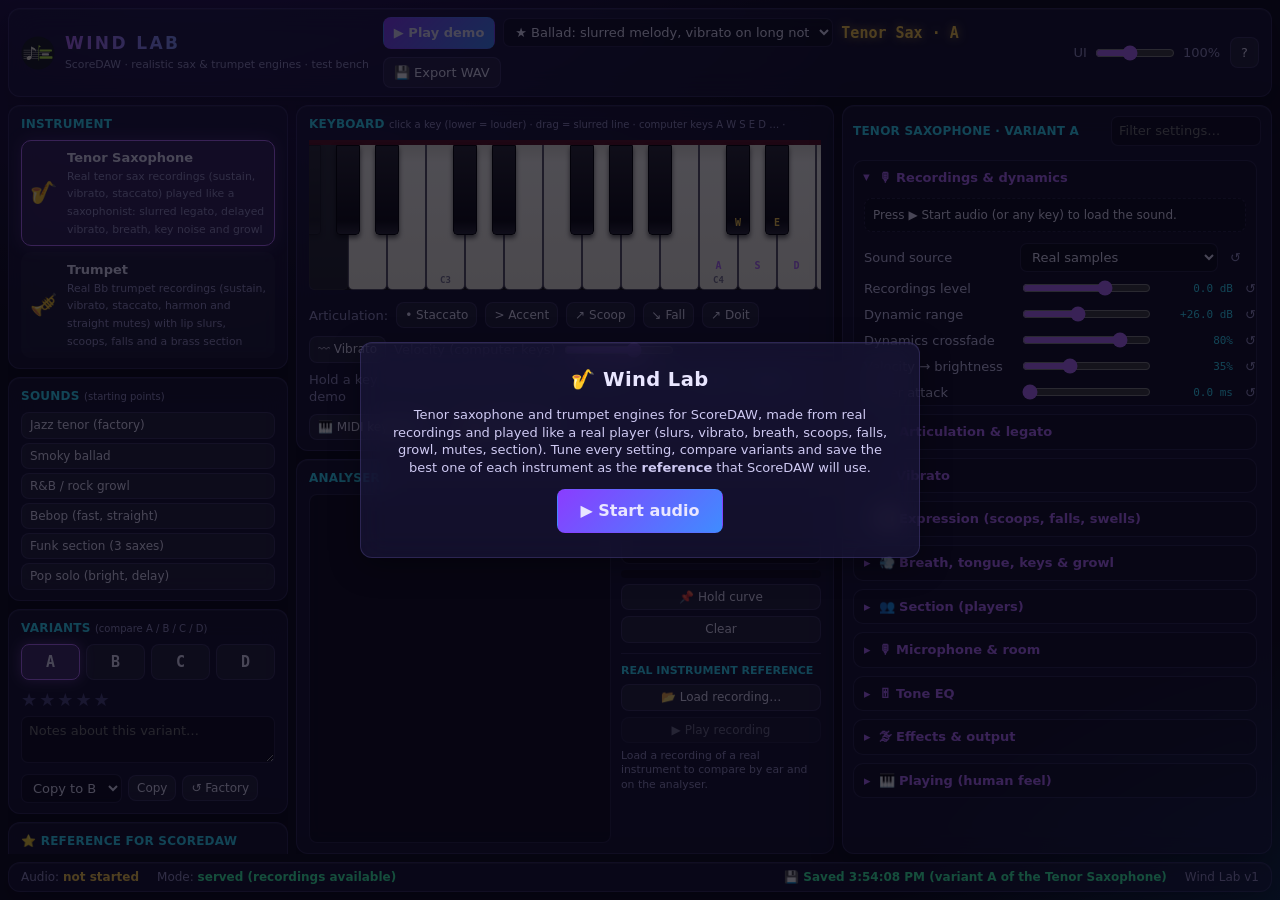
<file: tools/wind-lab/index.html>
<!DOCTYPE html>
<!--
  ScoreDAW — WIND LAB
  Stand-alone test bench for the realistic wind engines:
  tenor saxophone · trumpet.
  Open this file in Chrome or Edge (double-click "Open Wind Lab.cmd").
  Files: presets.js (data) · engine.js (recordings, phrasing + effects)
         app.js (interface) · style.css · samples/ + packs/ (recordings)
  Saved references → "Save references…" writes wind-references.json (put it in references/).
-->
<html lang="en">
<head>
  <meta charset="utf-8">
  <meta name="viewport" content="width=device-width, initial-scale=1">
  <title>Wind Lab — ScoreDAW</title>
  <link rel="icon" href="../../assets/scoredaw-icon.svg">
  <link rel="stylesheet" href="style.css">
</head>
<body>
  <header class="top glass">
    <div class="brand">
      <img src="../../assets/scoredaw-icon.svg" alt="" onerror="this.style.display='none'">
      <div><b>WIND LAB</b><small>ScoreDAW · realistic sax &amp; trumpet engines · test bench</small></div>
    </div>
    <div class="transport" id="transport"></div>
    <div class="top-right">
      <label class="scale">UI <input type="range" id="uiScale" min="0.7" max="1.4" step="0.05"><span id="uiScaleVal"></span></label>
      <button class="btn" id="btnHelp" title="How to use the lab">?</button>
    </div>
  </header>

  <main class="layout">
    <!-- left: instruments, sounds, variants, references -->
    <aside class="col left">
      <section class="glass card"><h3>Instrument</h3><div id="typeList" class="guitar-list"></div></section>
      <section class="glass card"><h3>Sounds <small>(starting points)</small></h3><div id="soundBox" class="sound-list"></div></section>
      <section class="glass card"><h3>Variants <small>(compare A / B / C / D)</small></h3><div id="slotBox"></div></section>
      <section class="glass card"><h3>⭐ Reference for ScoreDAW</h3><div id="refBox"></div></section>
      <section class="glass card"><h3>📚 Saved experiments</h3><div id="libBox"></div></section>
    </aside>

    <!-- centre: keyboard + articulations, analyser -->
    <section class="col center">
      <div class="glass card">
        <h3>Keyboard <small>click a key (lower = louder) · drag = slurred line · computer keys A W S E D … · <span id="nowPlaying"></span></small></h3>
        <div class="kb-wrap"><div id="keyboard" class="kb"></div></div>
        <div class="kb-bar" id="kbBar"></div>
      </div>
      <div class="glass card grow">
        <h3>Analyser <small id="anInfo"></small></h3>
        <div class="an-wrap">
          <canvas id="spectrum"></canvas>
          <div class="an-side">
            <canvas id="scope"></canvas>
            <div class="meter"><div id="meterBar"></div></div>
            <button class="btn small" id="btnHold" title="Freeze the current spectrum as a dashed curve to compare">📌 Hold curve</button>
            <button class="btn small" id="btnClearHold">Clear</button>
            <hr>
            <b class="mini">Real instrument reference</b>
            <input type="file" id="refFile" accept="audio/*" hidden>
            <button class="btn small" id="btnRefLoad">📂 Load recording…</button>
            <button class="btn small" id="btnRefPlay" disabled>▶ Play recording</button>
            <small id="refName" class="muted">Load a recording of a real instrument to compare by ear and on the analyser.</small>
          </div>
        </div>
      </div>
    </section>

    <!-- right: settings -->
    <aside class="col right glass">
      <div class="set-head">
        <h3 id="setTitle">Settings</h3>
        <input type="search" id="setSearch" placeholder="Filter settings…">
      </div>
      <div id="settings" class="settings"></div>
    </aside>
  </main>

  <footer class="status glass" id="status"></footer>
  <div id="toast" class="toast"></div>
  <div id="startOverlay" class="overlay">
    <div class="glass dialog">
      <h2>🎷 Wind Lab</h2>
      <p>Tenor saxophone and trumpet engines for ScoreDAW, made from real recordings and played like a real player (slurs, vibrato, breath, scoops, falls, growl, mutes, section). Tune every setting, compare variants and save the best one of each instrument as the <b>reference</b> that ScoreDAW will use.</p>
      <button class="btn primary big" id="btnStart">▶ Start audio</button>
    </div>
  </div>

  <script src="presets.js"></script>
  <script src="packs/index.js" onerror="void 0"></script>
  <script src="engine.js"></script>
  <script src="app.js"></script>
</body>
</html>
</file>
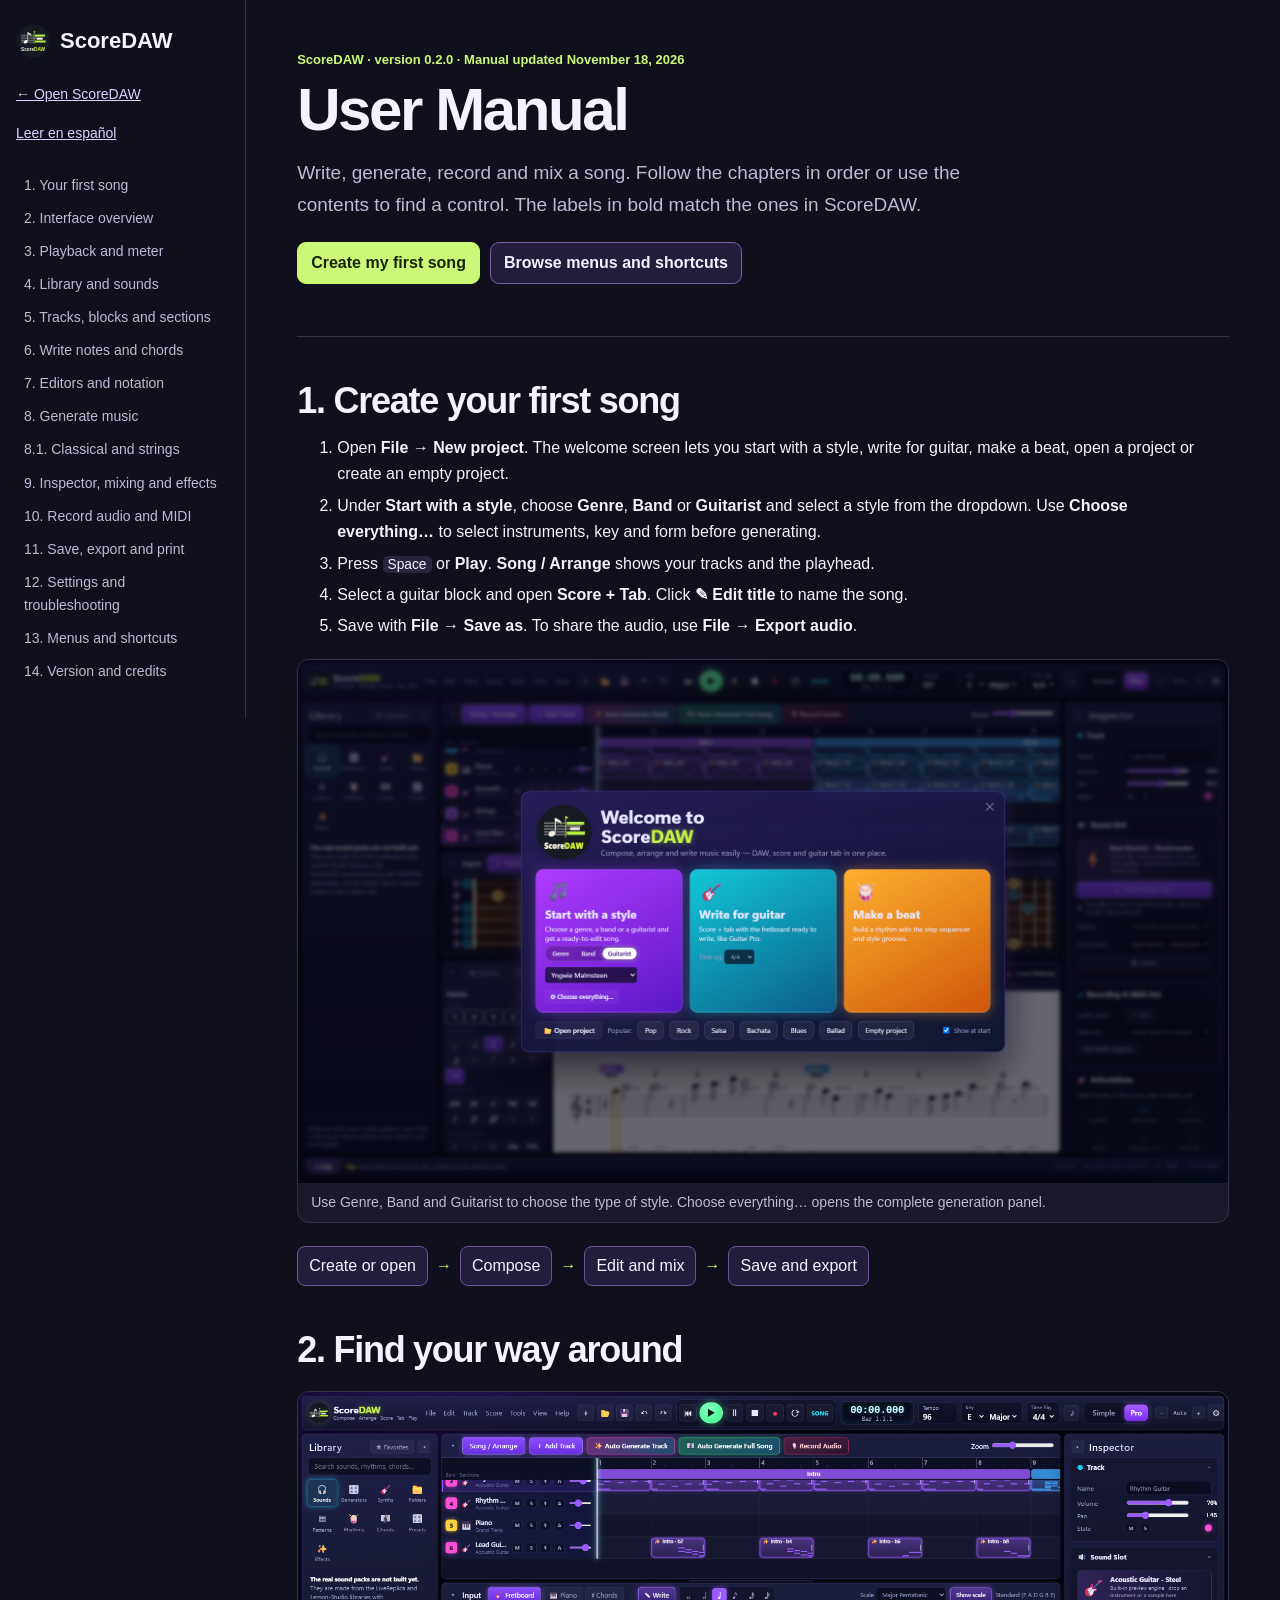
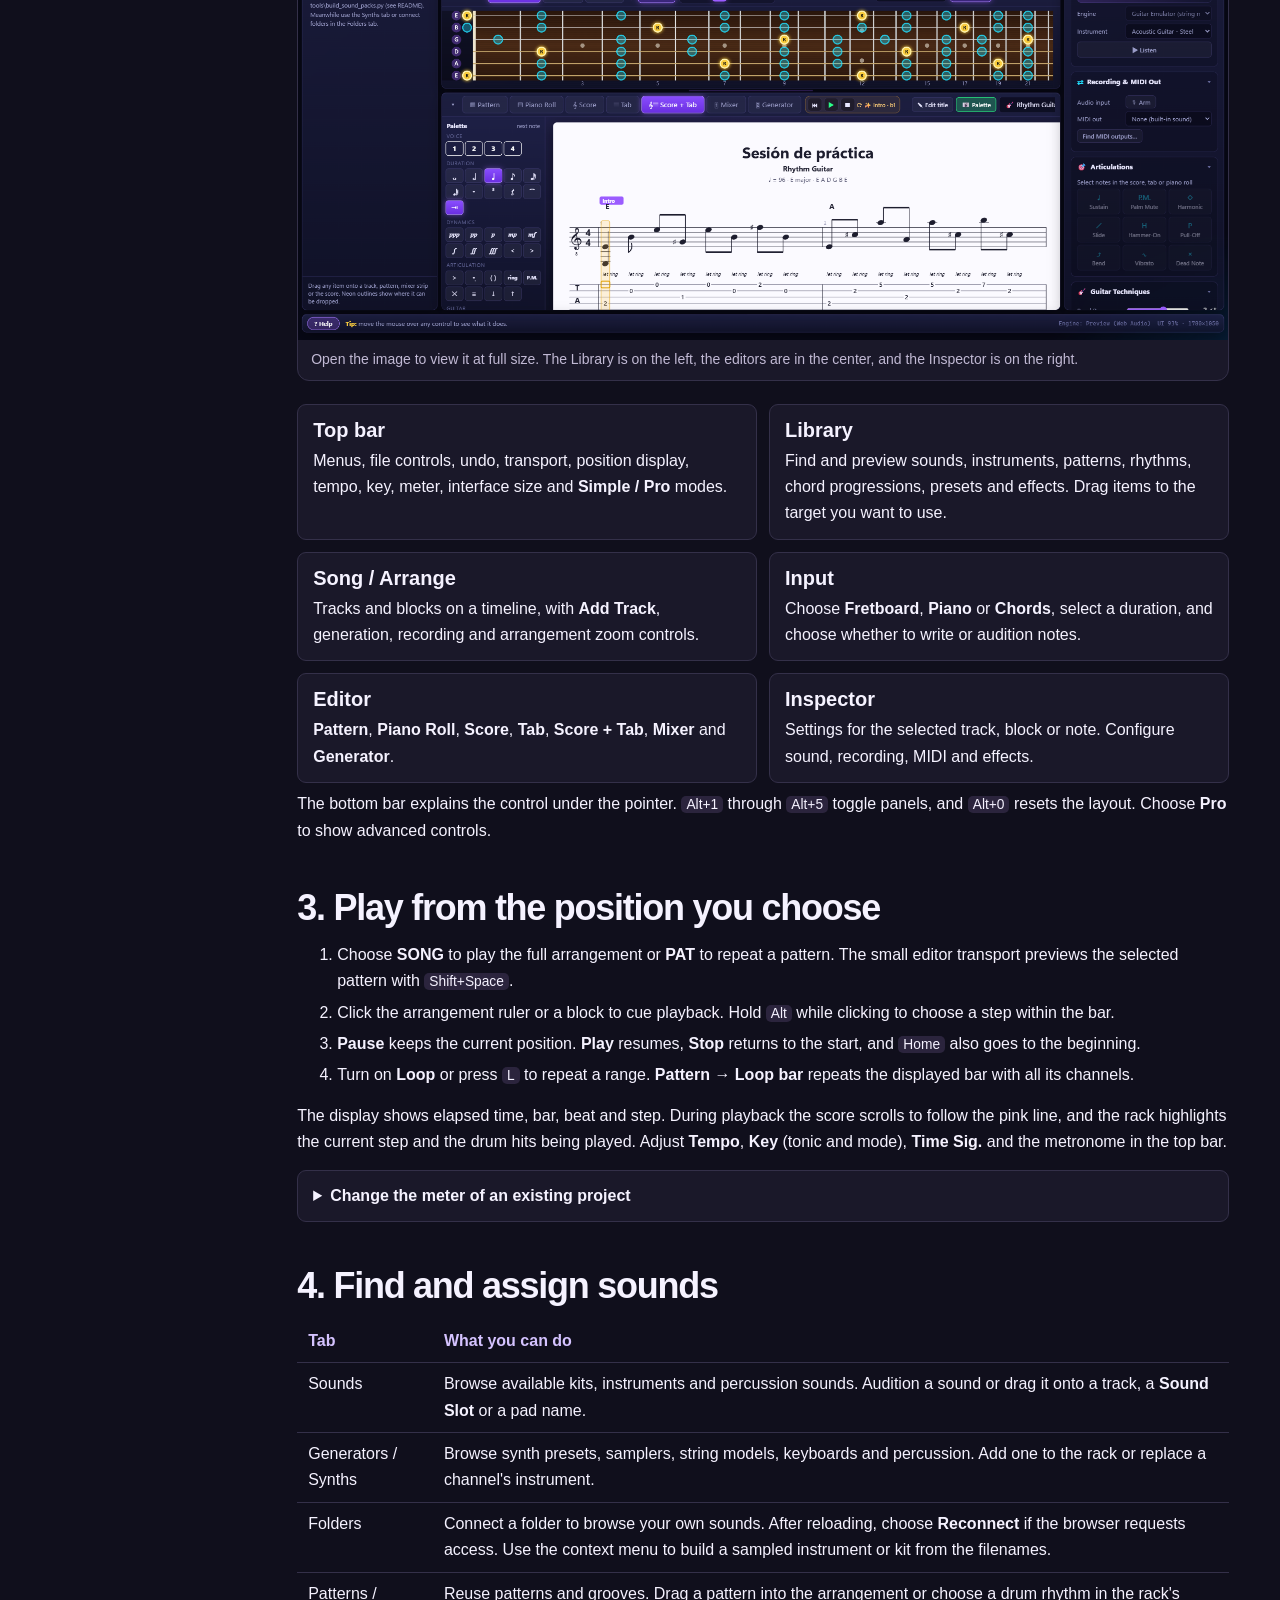
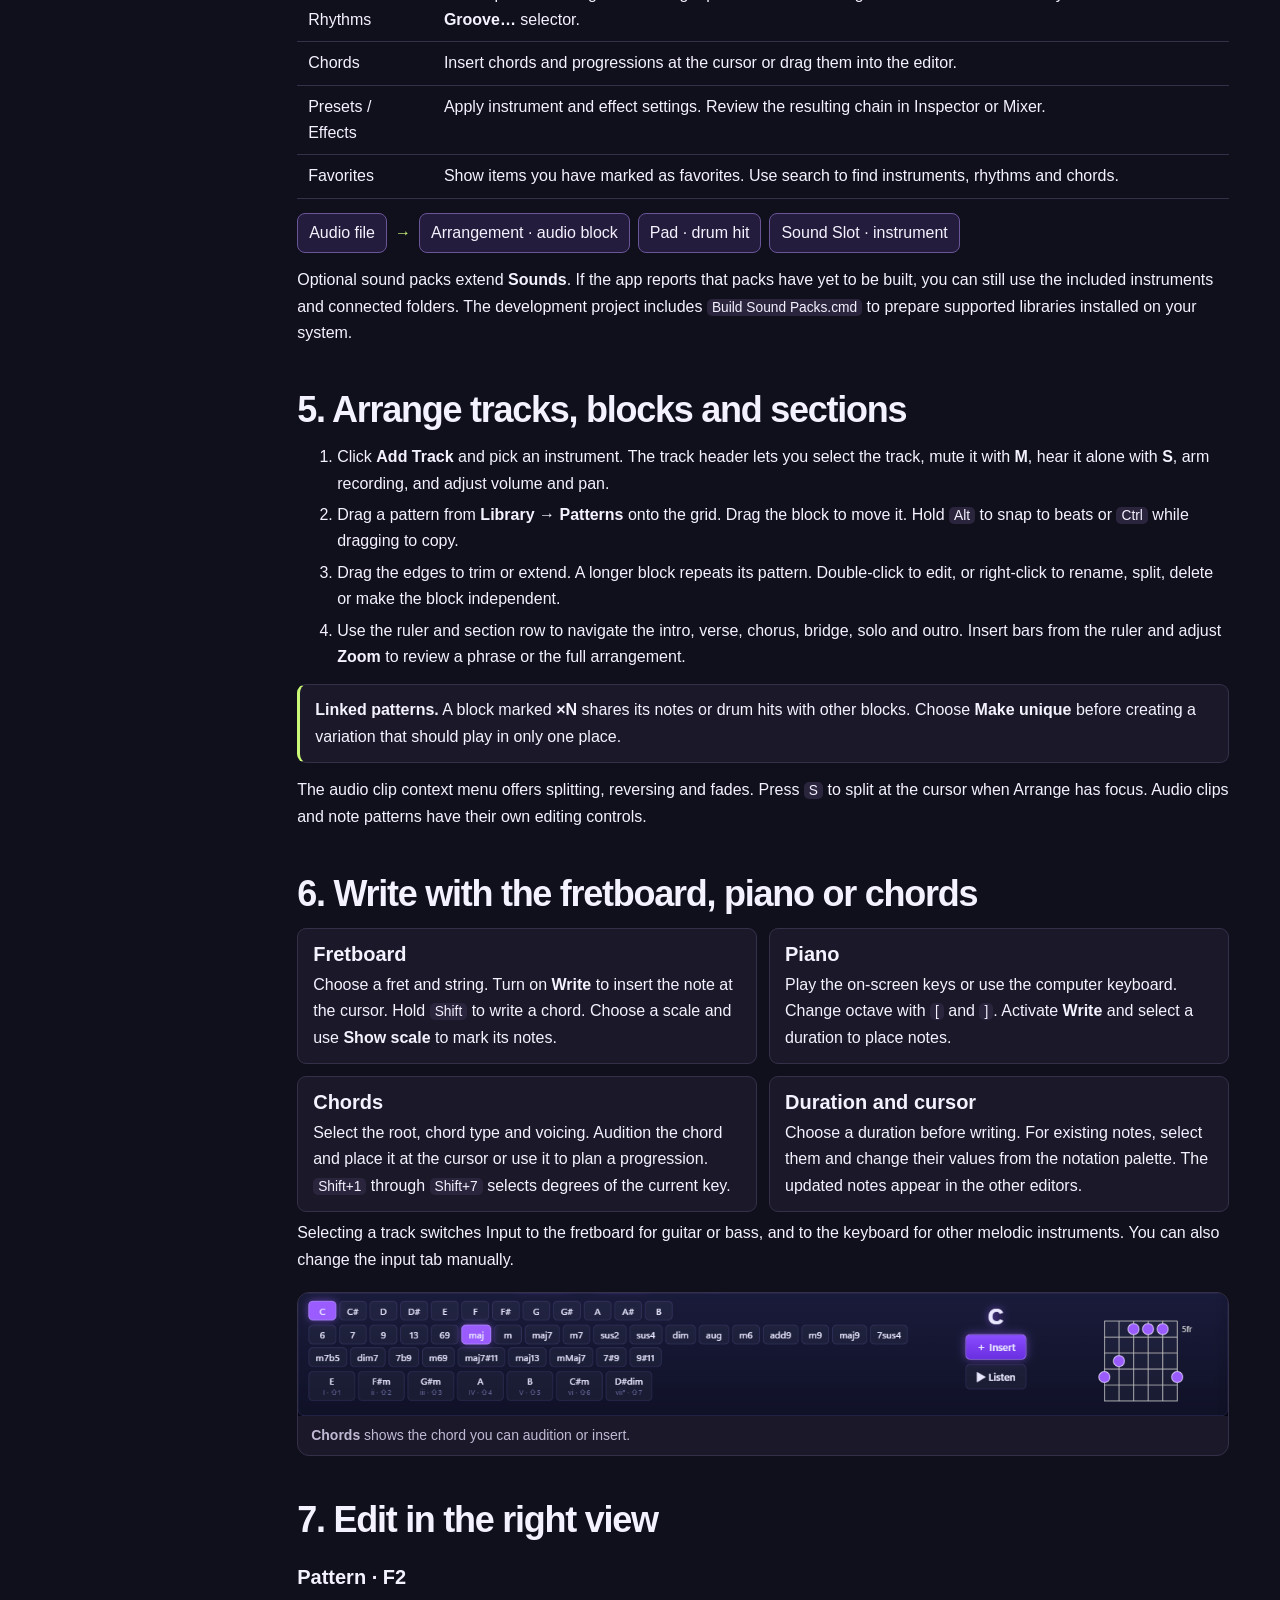
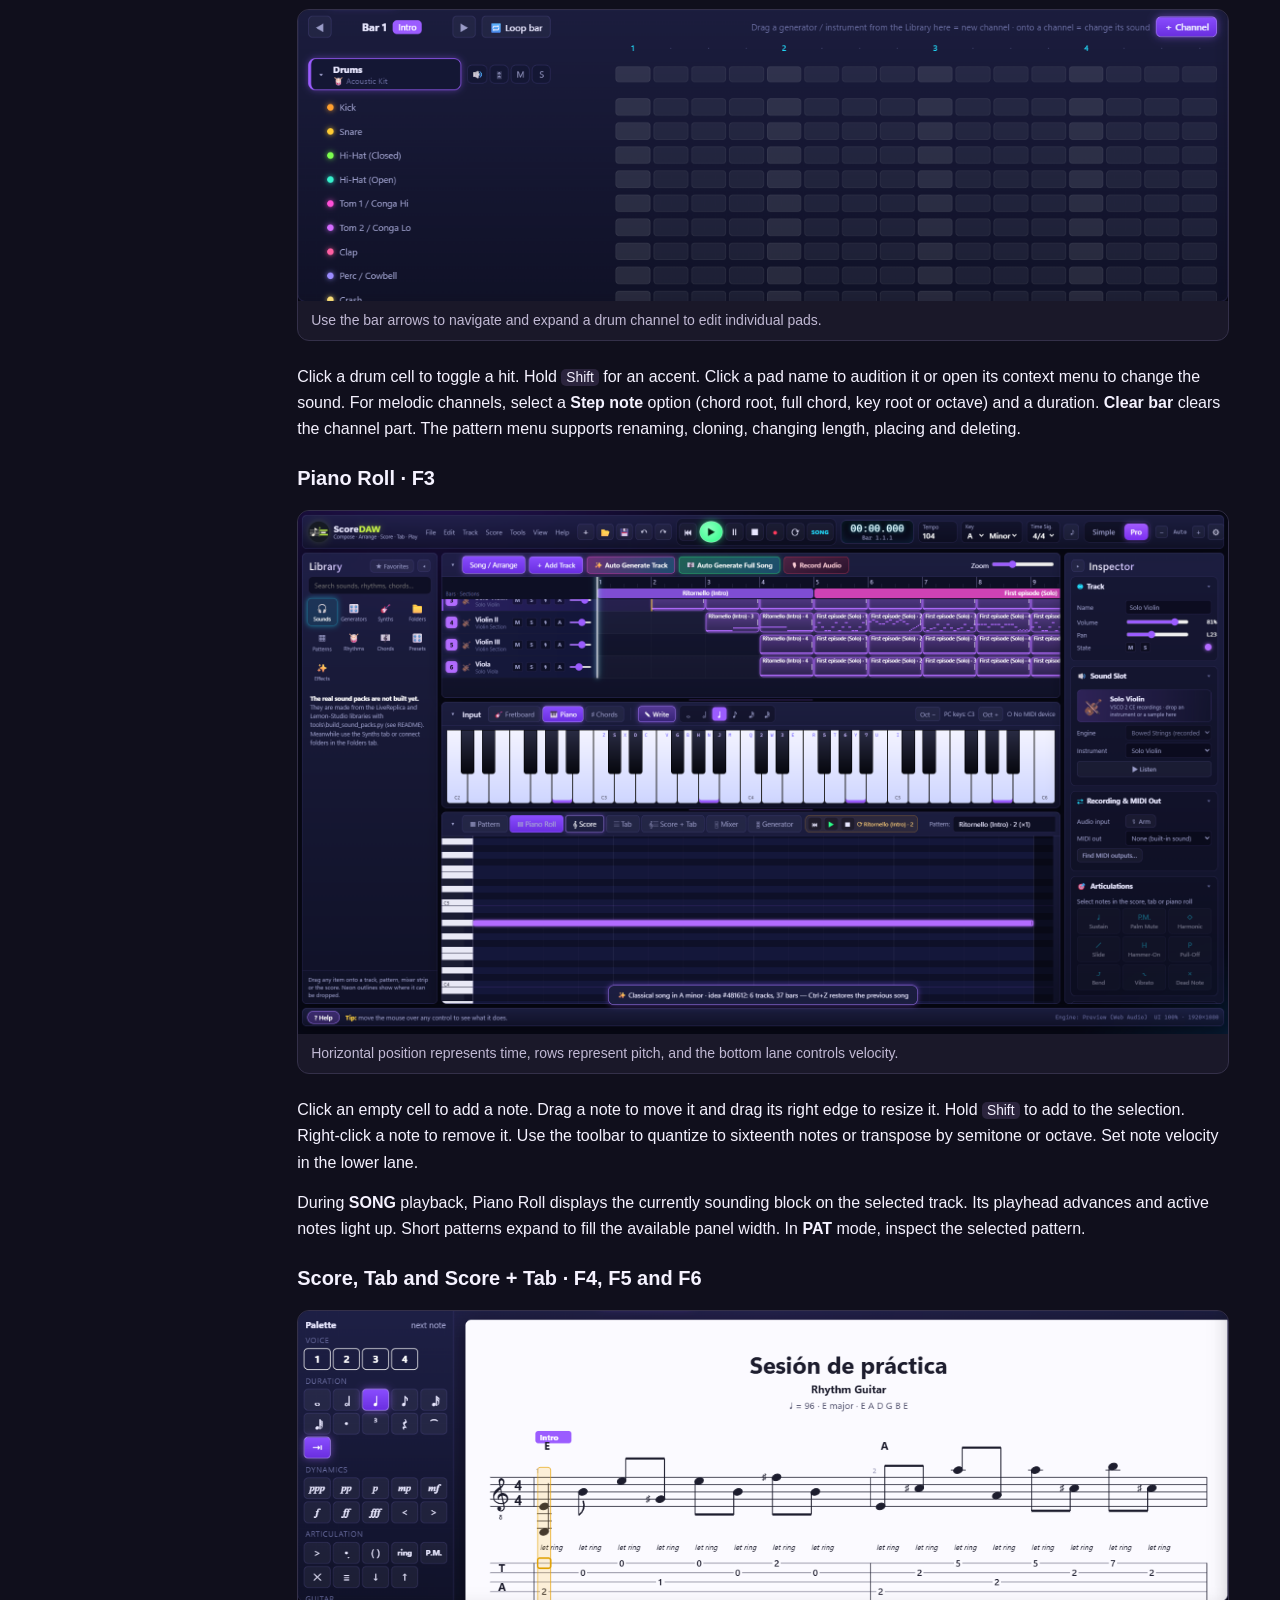
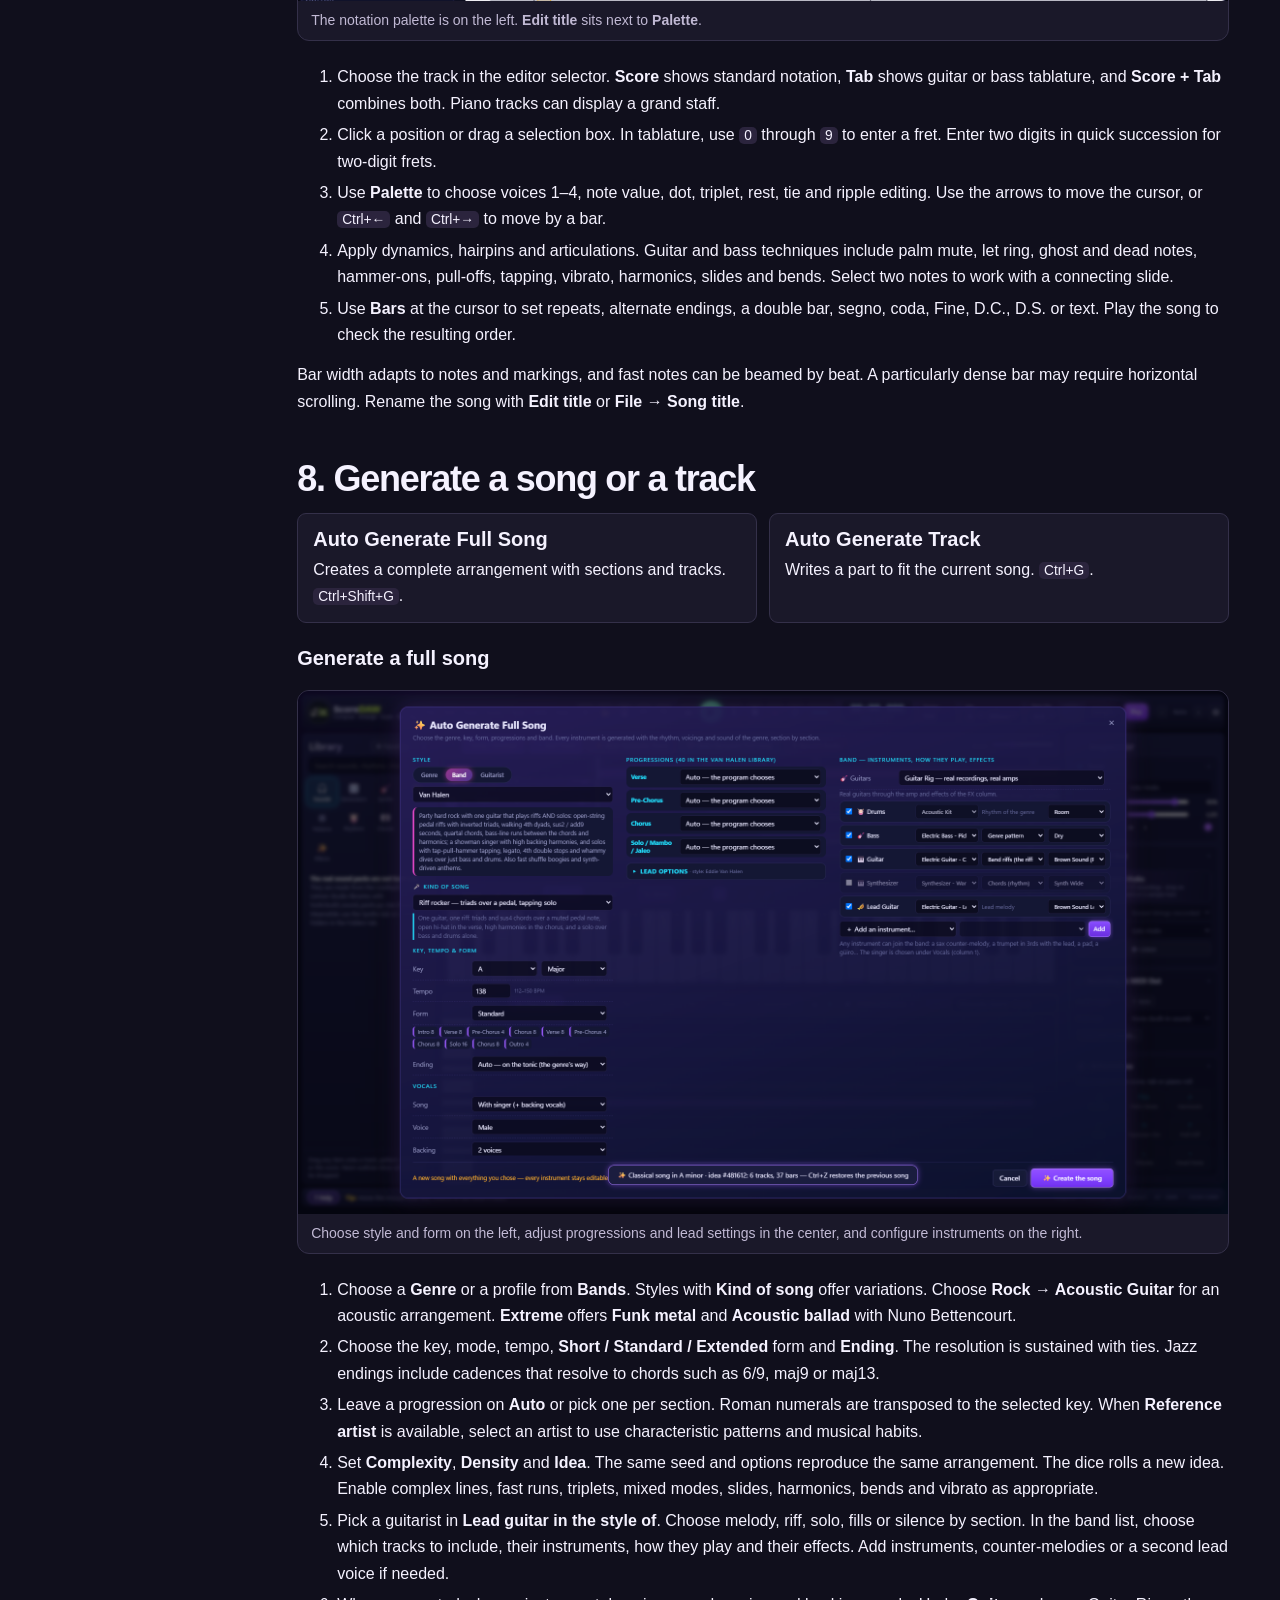
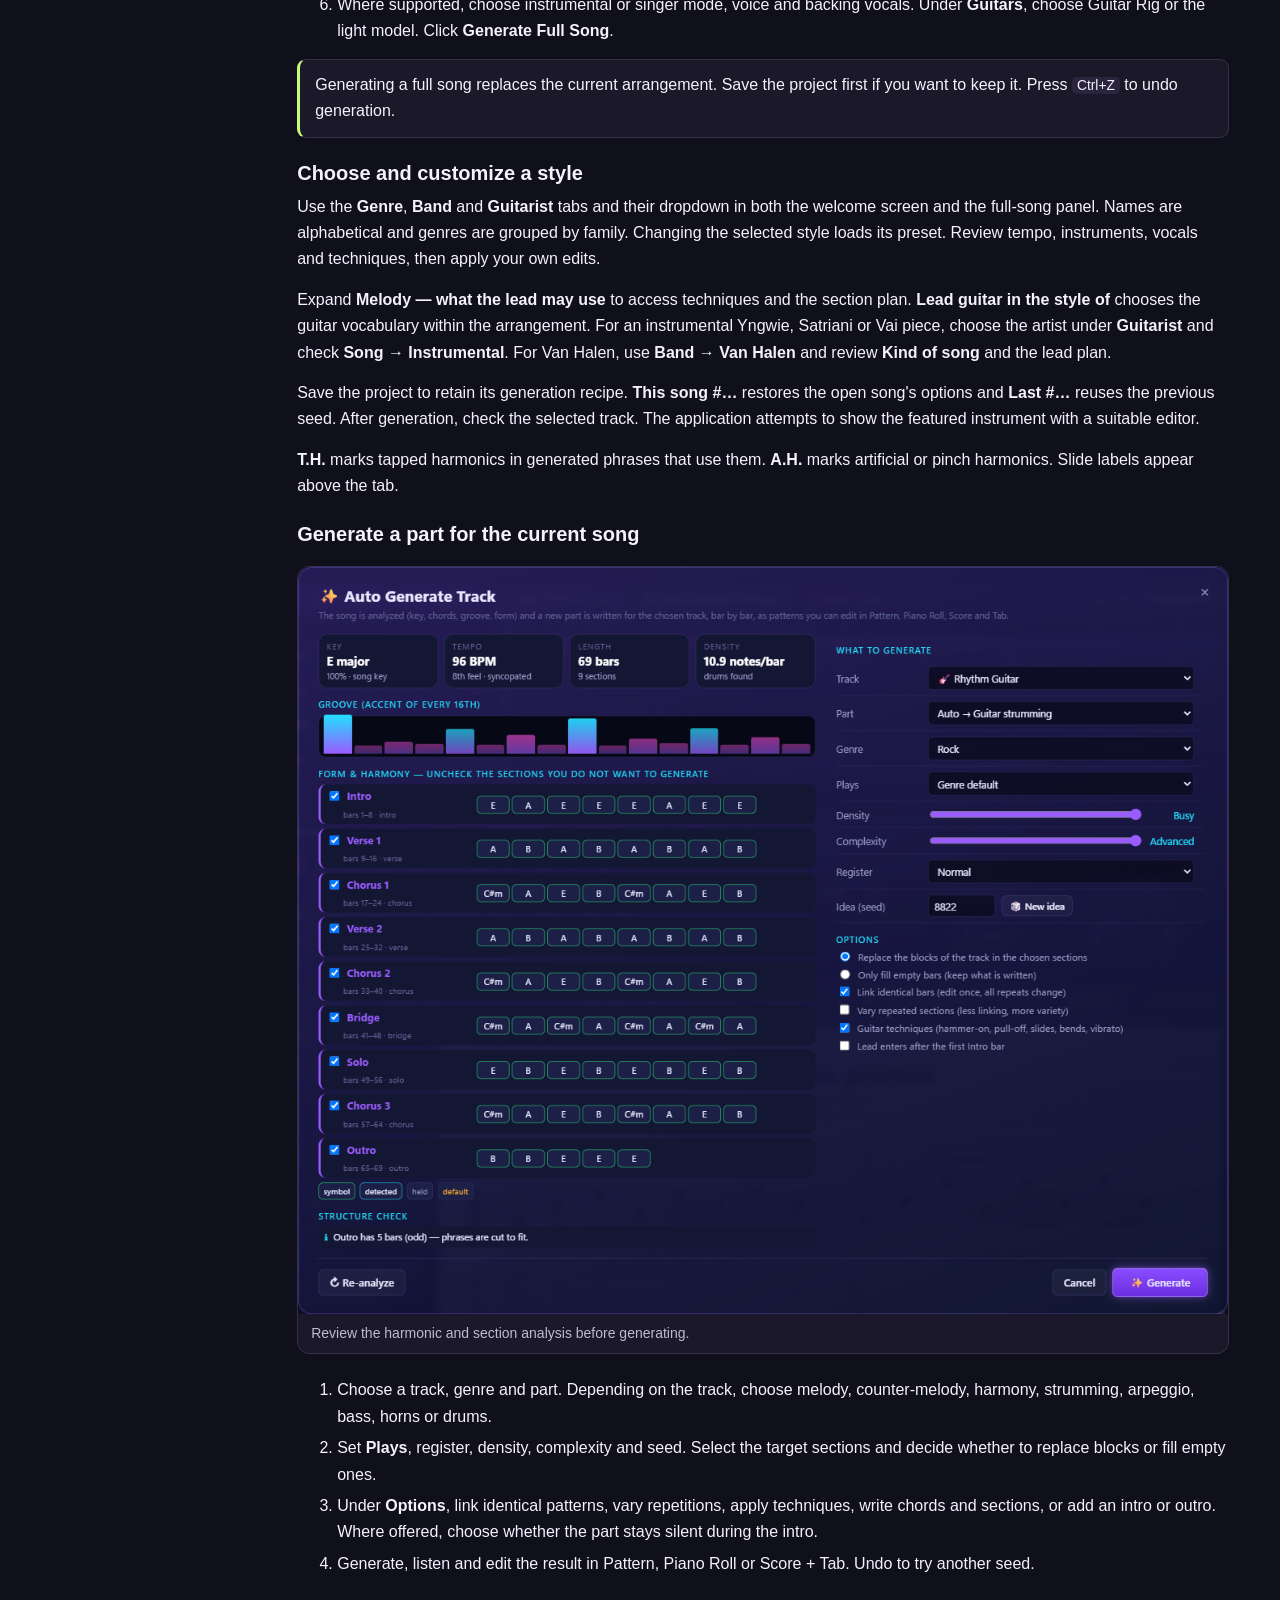
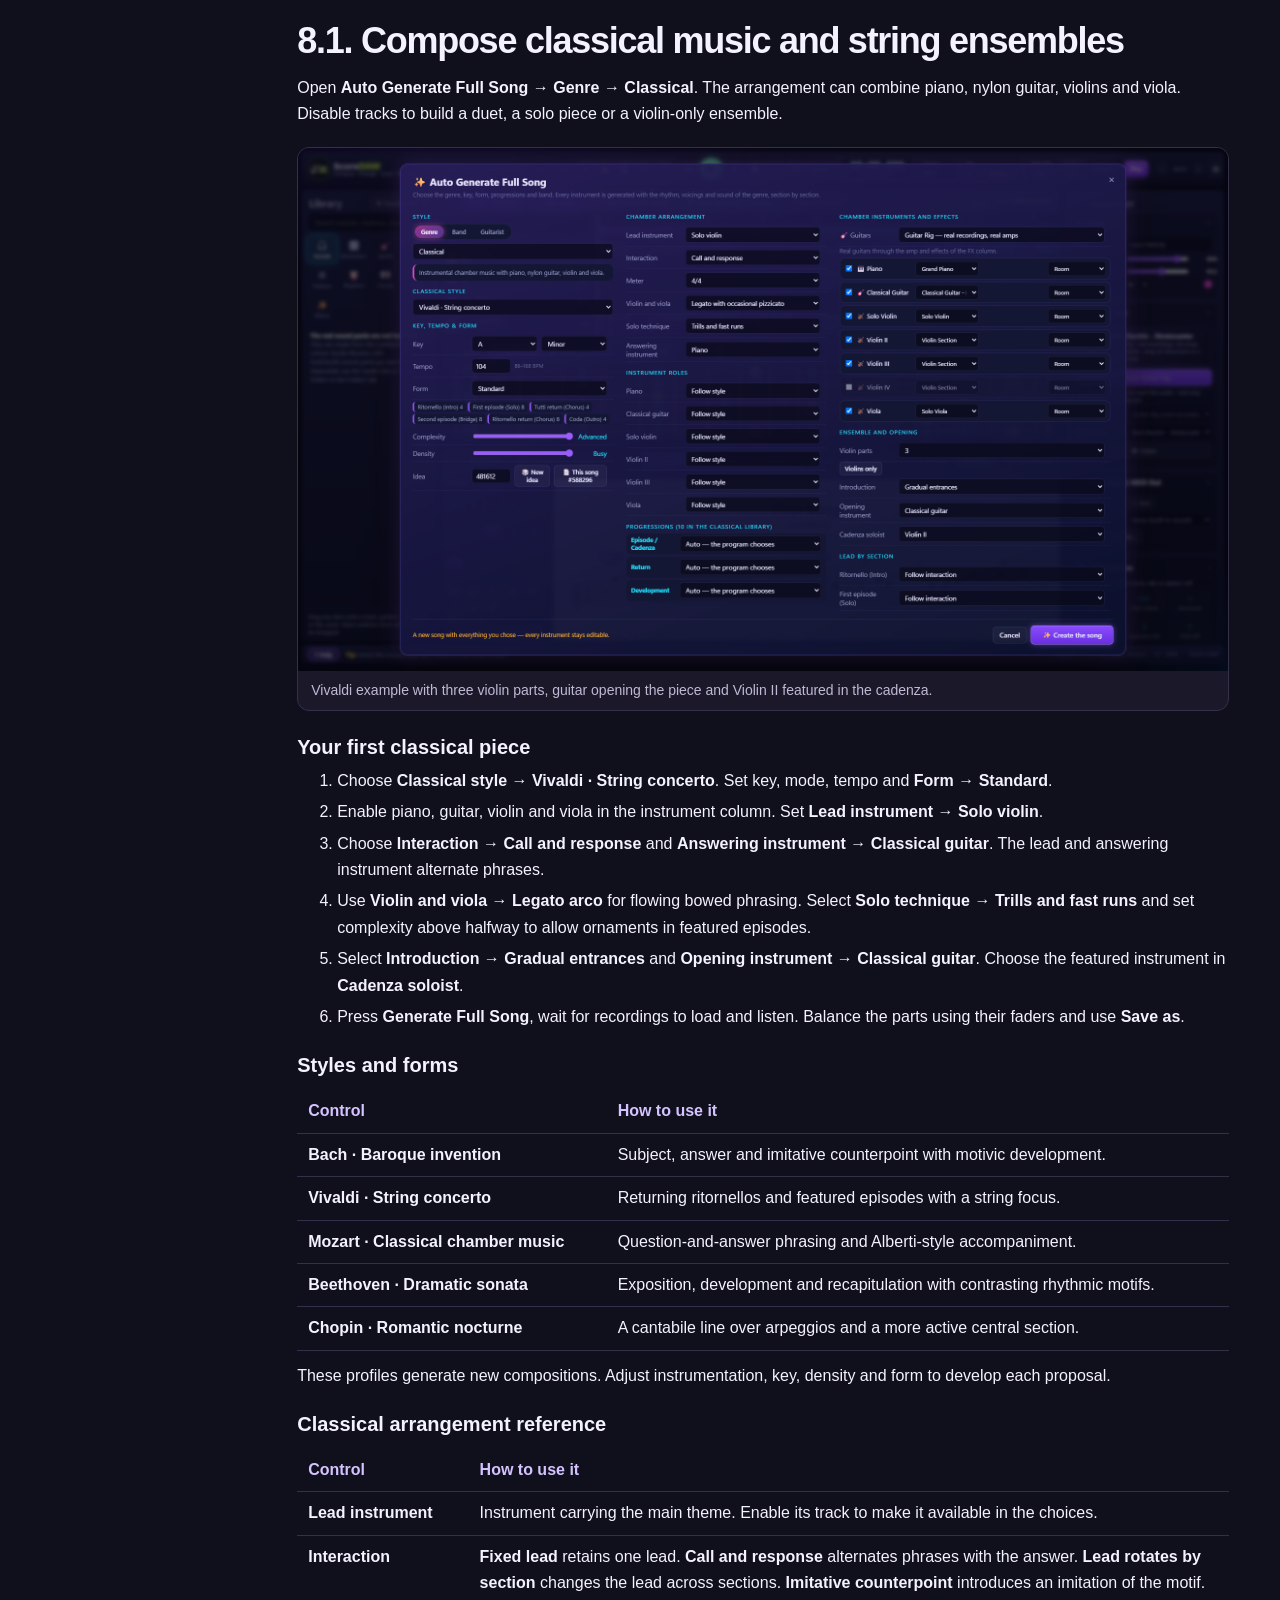
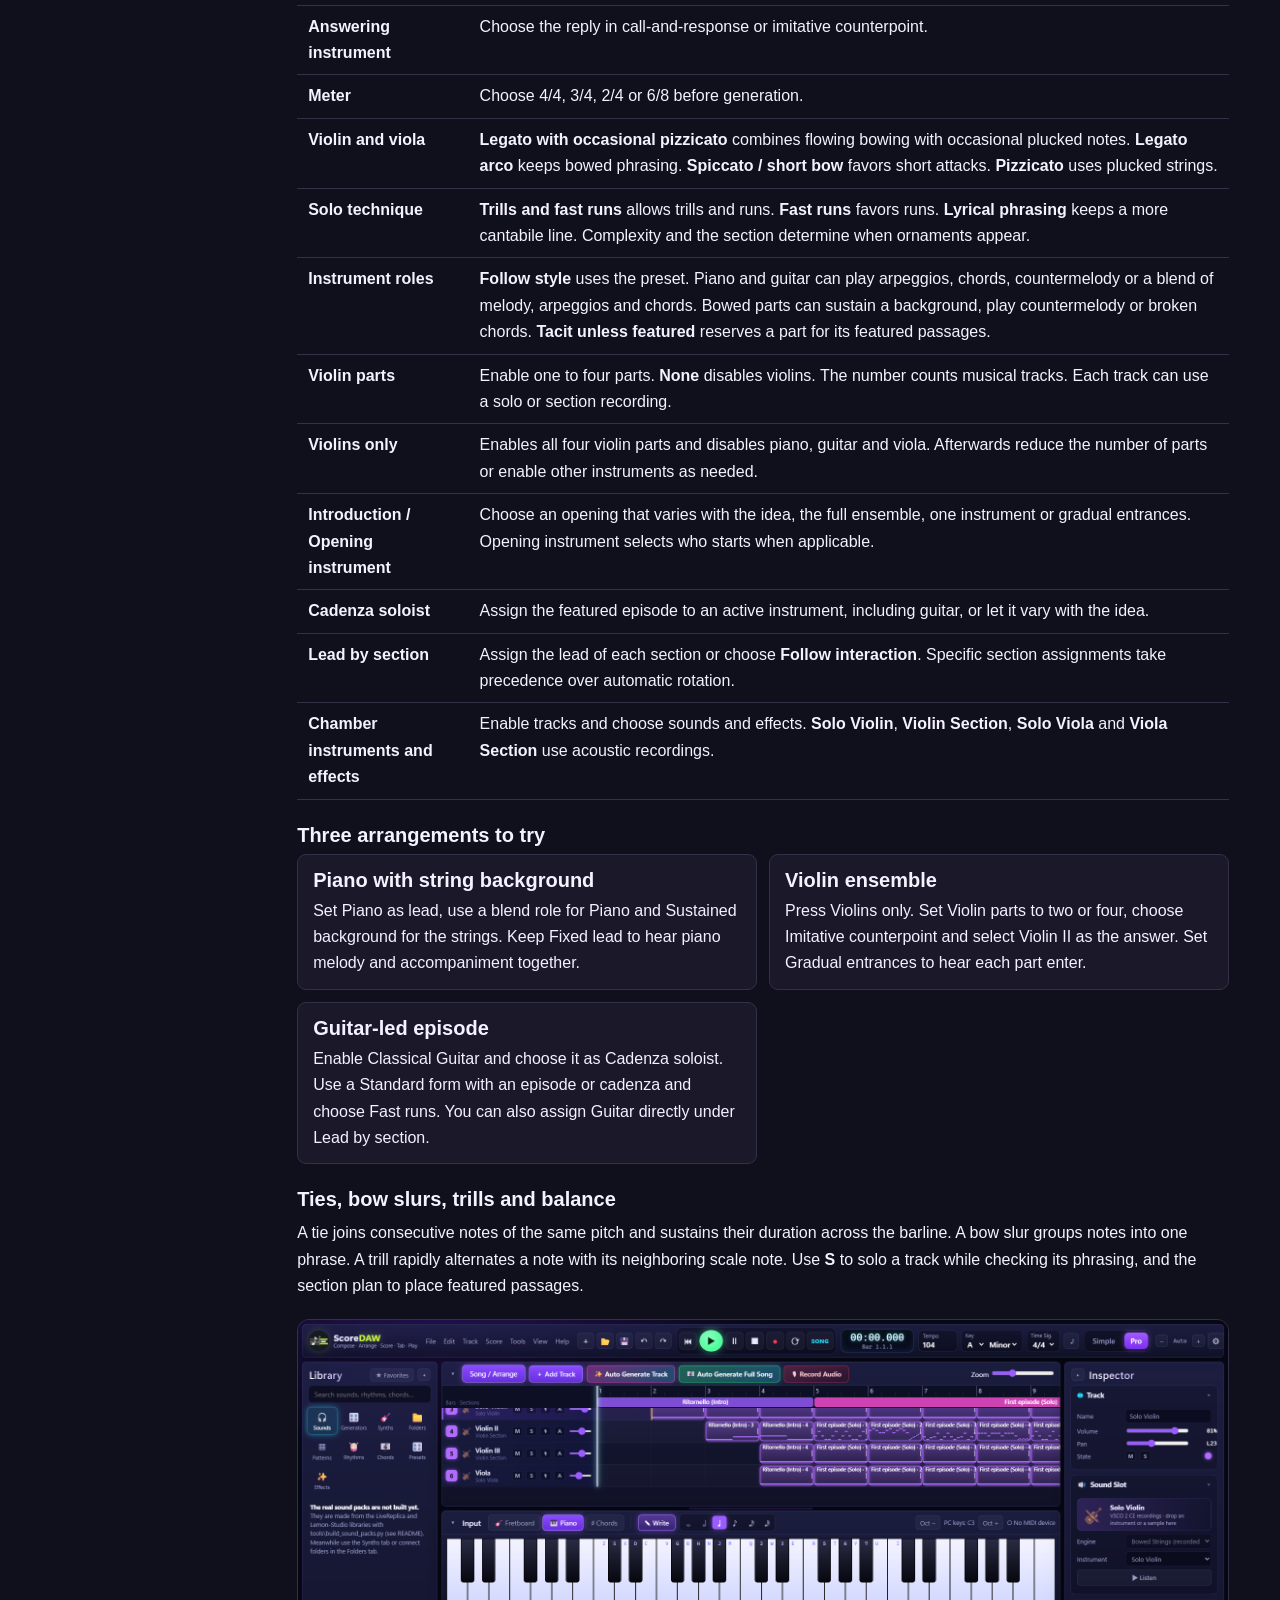
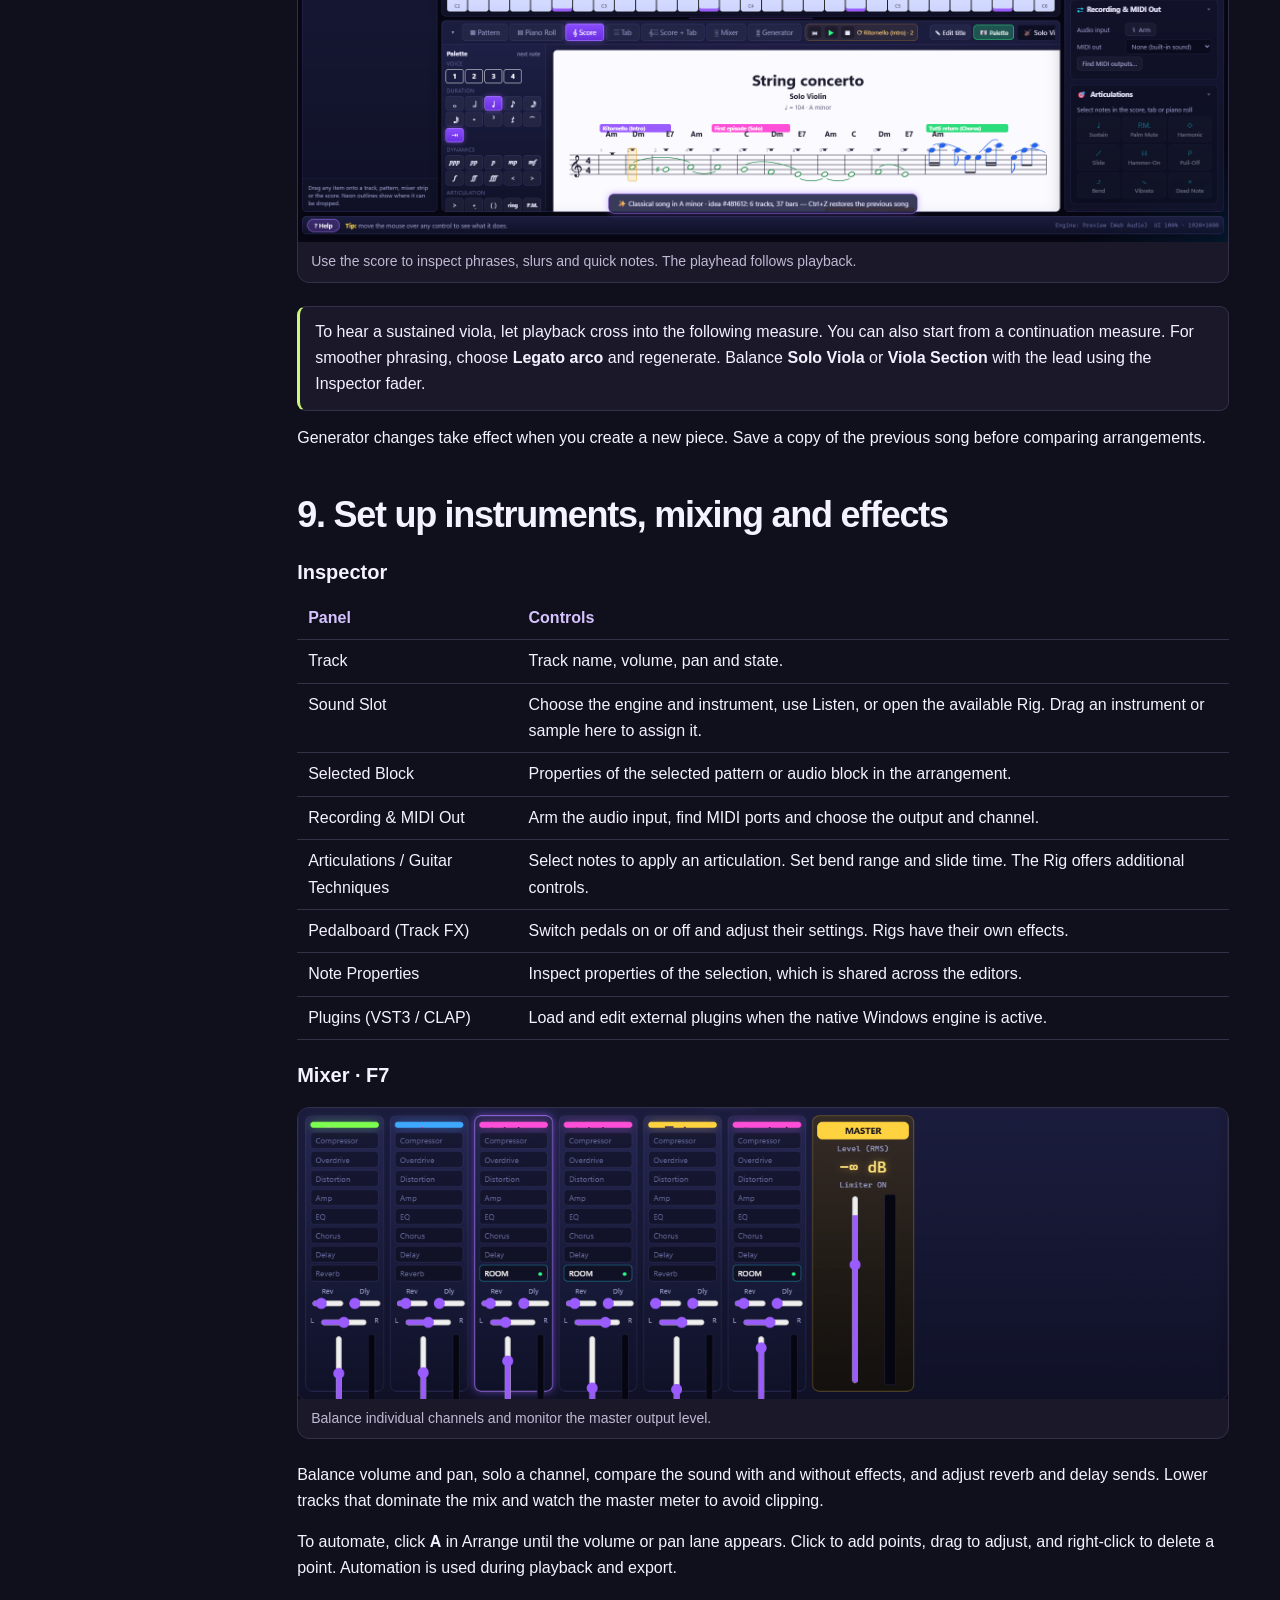
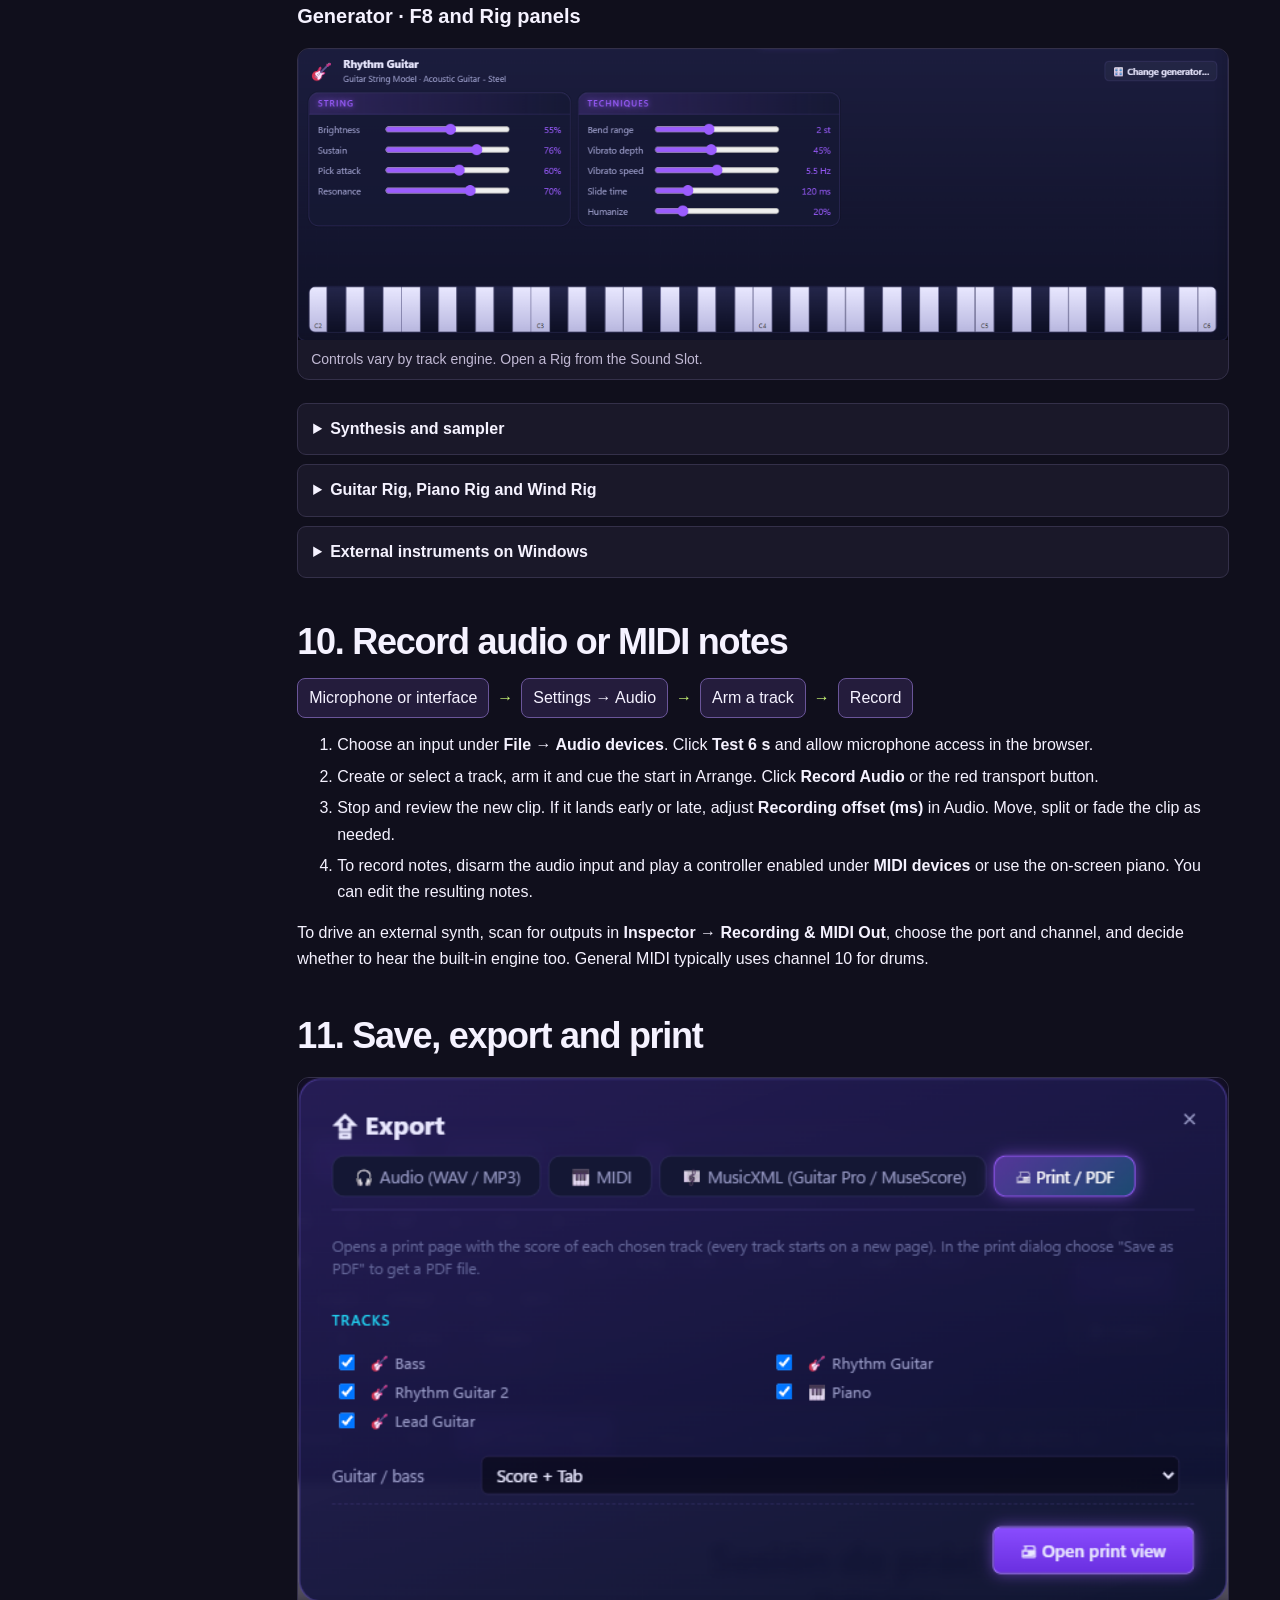
<file: manual/en.html>
<!doctype html>
<html lang="en">
<head>
<meta charset="utf-8">
<meta name="viewport" content="width=device-width, initial-scale=1">
<title>User Manual · ScoreDAW</title>
<link rel="stylesheet" href="manual.css?v=manual-20261118">
</head>
<body id="top">
<a class="skip-link button" href="#content">Skip to content</a>
<div class="shell">
<aside class="side">
<a class="brand" href="#top"><img src="../assets/scoredaw-logo.svg" alt="">ScoreDAW</a>
<a class="back" href="../index.html">← Open ScoreDAW</a>
<a class="back" href="index.html" lang="es" hreflang="es">Leer en español</a>
<nav aria-label="Manual contents">
<a href="#getting-started">1. Your first song</a>
<a href="#interface">2. Interface overview</a>
<a href="#playback">3. Playback and meter</a>
<a href="#library">4. Library and sounds</a>
<a href="#arrangement">5. Tracks, blocks and sections</a>
<a href="#input">6. Write notes and chords</a>
<a href="#editors">7. Editors and notation</a>
<a href="#generation">8. Generate music</a>
<a href="#classical">8.1. Classical and strings</a>
<a href="#mixing">9. Inspector, mixing and effects</a>
<a href="#recording">10. Record audio and MIDI</a>
<a href="#export">11. Save, export and print</a>
<a href="#settings">12. Settings and troubleshooting</a>
<a href="#menus">13. Menus and shortcuts</a>
<a href="#credits">14. Version and credits</a>
</nav>
</aside>
<main id="content">
<header class="hero">
<span class="version">ScoreDAW · version 0.2.0 · Manual updated November 18, 2026</span>
<h1>User Manual</h1>
<p>Write, generate, record and mix a song. Follow the chapters in order or use the contents to find a control. The labels in bold match the ones in ScoreDAW.</p>
<div class="actions"><a class="button primary" href="#getting-started">Create my first song</a><a class="button" href="#menus">Browse menus and shortcuts</a></div>
</header>

<section id="getting-started"><h2>1. Create your first song</h2>
<ol>
<li>Open <strong>File → New project</strong>. The welcome screen lets you start with a style, write for guitar, make a beat, open a project or create an empty project.</li>
<li>Under <strong>Start with a style</strong>, choose <strong>Genre</strong>, <strong>Band</strong> or <strong>Guitarist</strong> and select a style from the dropdown. Use <strong>Choose everything…</strong> to select instruments, key and form before generating.</li>
<li>Press <kbd>Space</kbd> or <strong>Play</strong>. <strong>Song / Arrange</strong> shows your tracks and the playhead.</li>
<li>Select a guitar block and open <strong>Score + Tab</strong>. Click <strong>✎ Edit title</strong> to name the song.</li>
<li>Save with <strong>File → Save as</strong>. To share the audio, use <strong>File → Export audio</strong>.</li>
</ol>
<figure><a href="images/inicio.png?v=manual-20261118"><img src="images/inicio.png?v=manual-20261118" alt="Welcome screen with options to start with a style, write for guitar or make a beat"></a><figcaption>Use Genre, Band and Guitarist to choose the type of style. Choose everything… opens the complete generation panel.</figcaption></figure>
<div class="diagram" aria-label="Workflow"><span>Create or open</span><b aria-hidden="true">→</b><span>Compose</span><b aria-hidden="true">→</b><span>Edit and mix</span><b aria-hidden="true">→</b><span>Save and export</span></div>
</section>

<section id="interface"><h2>2. Find your way around</h2>
<figure><a href="images/interfaz.png"><img src="images/interfaz.png" alt="ScoreDAW workspace with the top bar, Library, arrangement, input strip, editor and Inspector" loading="lazy"></a><figcaption>Open the image to view it at full size. The Library is on the left, the editors are in the center, and the Inspector is on the right.</figcaption></figure>
<div class="cards">
<article><h3>Top bar</h3><p>Menus, file controls, undo, transport, position display, tempo, key, meter, interface size and <strong>Simple / Pro</strong> modes.</p></article>
<article><h3>Library</h3><p>Find and preview sounds, instruments, patterns, rhythms, chord progressions, presets and effects. Drag items to the target you want to use.</p></article>
<article><h3>Song / Arrange</h3><p>Tracks and blocks on a timeline, with <strong>Add Track</strong>, generation, recording and arrangement zoom controls.</p></article>
<article><h3>Input</h3><p>Choose <strong>Fretboard</strong>, <strong>Piano</strong> or <strong>Chords</strong>, select a duration, and choose whether to write or audition notes.</p></article>
<article><h3>Editor</h3><p><strong>Pattern</strong>, <strong>Piano Roll</strong>, <strong>Score</strong>, <strong>Tab</strong>, <strong>Score + Tab</strong>, <strong>Mixer</strong> and <strong>Generator</strong>.</p></article>
<article><h3>Inspector</h3><p>Settings for the selected track, block or note. Configure sound, recording, MIDI and effects.</p></article>
</div>
<p>The bottom bar explains the control under the pointer. <kbd>Alt+1</kbd> through <kbd>Alt+5</kbd> toggle panels, and <kbd>Alt+0</kbd> resets the layout. Choose <strong>Pro</strong> to show advanced controls.</p>
</section>

<section id="playback"><h2>3. Play from the position you choose</h2>
<ol>
<li>Choose <strong>SONG</strong> to play the full arrangement or <strong>PAT</strong> to repeat a pattern. The small editor transport previews the selected pattern with <kbd>Shift+Space</kbd>.</li>
<li>Click the arrangement ruler or a block to cue playback. Hold <kbd>Alt</kbd> while clicking to choose a step within the bar.</li>
<li><strong>Pause</strong> keeps the current position. <strong>Play</strong> resumes, <strong>Stop</strong> returns to the start, and <kbd>Home</kbd> also goes to the beginning.</li>
<li>Turn on <strong>Loop</strong> or press <kbd>L</kbd> to repeat a range. <strong>Pattern → Loop bar</strong> repeats the displayed bar with all its channels.</li>
</ol>
<p>The display shows elapsed time, bar, beat and step. During playback the score scrolls to follow the pink line, and the rack highlights the current step and the drum hits being played. Adjust <strong>Tempo</strong>, <strong>Key</strong> (tonic and mode), <strong>Time Sig.</strong> and the metronome in the top bar.</p>
<details><summary>Change the meter of an existing project</summary><p>If ScoreDAW asks how to handle blocks, choose to keep each bar and trim or pad it, or keep the music in time and move the bar lines. Review the result before saving. You can undo the change.</p></details>
</section>

<section id="library"><h2>4. Find and assign sounds</h2>
<div class="table"><table><thead><tr><th>Tab</th><th>What you can do</th></tr></thead><tbody>
<tr><td>Sounds</td><td>Browse available kits, instruments and percussion sounds. Audition a sound or drag it onto a track, a <strong>Sound Slot</strong> or a pad name.</td></tr>
<tr><td>Generators / Synths</td><td>Browse synth presets, samplers, string models, keyboards and percussion. Add one to the rack or replace a channel's instrument.</td></tr>
<tr><td>Folders</td><td>Connect a folder to browse your own sounds. After reloading, choose <strong>Reconnect</strong> if the browser requests access. Use the context menu to build a sampled instrument or kit from the filenames.</td></tr>
<tr><td>Patterns / Rhythms</td><td>Reuse patterns and grooves. Drag a pattern into the arrangement or choose a drum rhythm in the rack's <strong>Groove…</strong> selector.</td></tr>
<tr><td>Chords</td><td>Insert chords and progressions at the cursor or drag them into the editor.</td></tr>
<tr><td>Presets / Effects</td><td>Apply instrument and effect settings. Review the resulting chain in Inspector or Mixer.</td></tr>
<tr><td>Favorites</td><td>Show items you have marked as favorites. Use search to find instruments, rhythms and chords.</td></tr>
</tbody></table></div>
<div class="diagram"><span>Audio file</span><b aria-hidden="true">→</b><span>Arrangement · audio block</span><span>Pad · drum hit</span><span>Sound Slot · instrument</span></div>
<p>Optional sound packs extend <strong>Sounds</strong>. If the app reports that packs have yet to be built, you can still use the included instruments and connected folders. The development project includes <code>Build Sound Packs.cmd</code> to prepare supported libraries installed on your system.</p>
</section>

<section id="arrangement"><h2>5. Arrange tracks, blocks and sections</h2>
<ol>
<li>Click <strong>Add Track</strong> and pick an instrument. The track header lets you select the track, mute it with <strong>M</strong>, hear it alone with <strong>S</strong>, arm recording, and adjust volume and pan.</li>
<li>Drag a pattern from <strong>Library → Patterns</strong> onto the grid. Drag the block to move it. Hold <kbd>Alt</kbd> to snap to beats or <kbd>Ctrl</kbd> while dragging to copy.</li>
<li>Drag the edges to trim or extend. A longer block repeats its pattern. Double-click to edit, or right-click to rename, split, delete or make the block independent.</li>
<li>Use the ruler and section row to navigate the intro, verse, chorus, bridge, solo and outro. Insert bars from the ruler and adjust <strong>Zoom</strong> to review a phrase or the full arrangement.</li>
</ol>
<div class="tip"><p><strong>Linked patterns.</strong> A block marked <strong>×N</strong> shares its notes or drum hits with other blocks. Choose <strong>Make unique</strong> before creating a variation that should play in only one place.</p></div>
<p>The audio clip context menu offers splitting, reversing and fades. Press <kbd>S</kbd> to split at the cursor when Arrange has focus. Audio clips and note patterns have their own editing controls.</p>
</section>

<section id="input"><h2>6. Write with the fretboard, piano or chords</h2>
<div class="cards">
<article><h3>Fretboard</h3><p>Choose a fret and string. Turn on <strong>Write</strong> to insert the note at the cursor. Hold <kbd>Shift</kbd> to write a chord. Choose a scale and use <strong>Show scale</strong> to mark its notes.</p></article>
<article><h3>Piano</h3><p>Play the on-screen keys or use the computer keyboard. Change octave with <kbd>[</kbd> and <kbd>]</kbd>. Activate <strong>Write</strong> and select a duration to place notes.</p></article>
<article><h3>Chords</h3><p>Select the root, chord type and voicing. Audition the chord and place it at the cursor or use it to plan a progression. <kbd>Shift+1</kbd> through <kbd>Shift+7</kbd> selects degrees of the current key.</p></article>
<article><h3>Duration and cursor</h3><p>Choose a duration before writing. For existing notes, select them and change their values from the notation palette. The updated notes appear in the other editors.</p></article>
</div>
<p>Selecting a track switches Input to the fretboard for guitar or bass, and to the keyboard for other melodic instruments. You can also change the input tab manually.</p>
<figure><a href="images/acordes.png"><img src="images/acordes.png" alt="Chords input panel with the chord builder controls" loading="lazy"></a><figcaption><strong>Chords</strong> shows the chord you can audition or insert.</figcaption></figure>
</section>

<section id="editors"><h2>7. Edit in the right view</h2>
<h3>Pattern · F2</h3>
<figure><a href="images/patron.png"><img src="images/patron.png" alt="Pattern rack with step columns, channels and drum pads" loading="lazy"></a><figcaption>Use the bar arrows to navigate and expand a drum channel to edit individual pads.</figcaption></figure>
<p>Click a drum cell to toggle a hit. Hold <kbd>Shift</kbd> for an accent. Click a pad name to audition it or open its context menu to change the sound. For melodic channels, select a <strong>Step note</strong> option (chord root, full chord, key root or octave) and a duration. <strong>Clear bar</strong> clears the channel part. The pattern menu supports renaming, cloning, changing length, placing and deleting.</p>
<h3>Piano Roll · F3</h3>
<figure><a href="images/piano-roll.png?v=manual-20261118"><img src="images/piano-roll.png?v=manual-20261118" alt="ScoreDAW Piano Roll with a side keyboard and note grid" loading="lazy"></a><figcaption>Horizontal position represents time, rows represent pitch, and the bottom lane controls velocity.</figcaption></figure>
<p>Click an empty cell to add a note. Drag a note to move it and drag its right edge to resize it. Hold <kbd>Shift</kbd> to add to the selection. Right-click a note to remove it. Use the toolbar to quantize to sixteenth notes or transpose by semitone or octave. Set note velocity in the lower lane.</p>
<p>During <strong>SONG</strong> playback, Piano Roll displays the currently sounding block on the selected track. Its playhead advances and active notes light up. Short patterns expand to fill the available panel width. In <strong>PAT</strong> mode, inspect the selected pattern.</p>
<h3>Score, Tab and Score + Tab · F4, F5 and F6</h3>
<figure><a href="images/partitura.png"><img src="images/partitura.png" alt="Linked score and guitar tablature with centered title and notation palette" loading="lazy"></a><figcaption>The notation palette is on the left. <strong>Edit title</strong> sits next to <strong>Palette</strong>.</figcaption></figure>
<ol>
<li>Choose the track in the editor selector. <strong>Score</strong> shows standard notation, <strong>Tab</strong> shows guitar or bass tablature, and <strong>Score + Tab</strong> combines both. Piano tracks can display a grand staff.</li>
<li>Click a position or drag a selection box. In tablature, use <kbd>0</kbd> through <kbd>9</kbd> to enter a fret. Enter two digits in quick succession for two-digit frets.</li>
<li>Use <strong>Palette</strong> to choose voices 1–4, note value, dot, triplet, rest, tie and ripple editing. Use the arrows to move the cursor, or <kbd>Ctrl+←</kbd> and <kbd>Ctrl+→</kbd> to move by a bar.</li>
<li>Apply dynamics, hairpins and articulations. Guitar and bass techniques include palm mute, let ring, ghost and dead notes, hammer-ons, pull-offs, tapping, vibrato, harmonics, slides and bends. Select two notes to work with a connecting slide.</li>
<li>Use <strong>Bars</strong> at the cursor to set repeats, alternate endings, a double bar, segno, coda, Fine, D.C., D.S. or text. Play the song to check the resulting order.</li>
</ol>
<p>Bar width adapts to notes and markings, and fast notes can be beamed by beat. A particularly dense bar may require horizontal scrolling. Rename the song with <strong>Edit title</strong> or <strong>File → Song title</strong>.</p>
</section>

<section id="generation"><h2>8. Generate a song or a track</h2>
<div class="cards"><article><h3>Auto Generate Full Song</h3><p>Creates a complete arrangement with sections and tracks. <kbd>Ctrl+Shift+G</kbd>.</p></article>
<article><h3>Auto Generate Track</h3><p>Writes a part to fit the current song. <kbd>Ctrl+G</kbd>.</p></article></div>
<h3>Generate a full song</h3>
<figure><a href="images/cancion.png?v=manual-20261118"><img src="images/cancion.png?v=manual-20261118" alt="Auto Generate Full Song dialog with genre, harmony and band columns" loading="lazy"></a><figcaption>Choose style and form on the left, adjust progressions and lead settings in the center, and configure instruments on the right.</figcaption></figure>
<ol>
<li>Choose a <strong>Genre</strong> or a profile from <strong>Bands</strong>. Styles with <strong>Kind of song</strong> offer variations. Choose <strong>Rock → Acoustic Guitar</strong> for an acoustic arrangement. <strong>Extreme</strong> offers <strong>Funk metal</strong> and <strong>Acoustic ballad</strong> with Nuno Bettencourt.</li>
<li>Choose the key, mode, tempo, <strong>Short / Standard / Extended</strong> form and <strong>Ending</strong>. The resolution is sustained with ties. Jazz endings include cadences that resolve to chords such as 6/9, maj9 or maj13.</li>
<li>Leave a progression on <strong>Auto</strong> or pick one per section. Roman numerals are transposed to the selected key. When <strong>Reference artist</strong> is available, select an artist to use characteristic patterns and musical habits.</li>
<li>Set <strong>Complexity</strong>, <strong>Density</strong> and <strong>Idea</strong>. The same seed and options reproduce the same arrangement. The dice rolls a new idea. Enable complex lines, fast runs, triplets, mixed modes, slides, harmonics, bends and vibrato as appropriate.</li>
<li>Pick a guitarist in <strong>Lead guitar in the style of</strong>. Choose melody, riff, solo, fills or silence by section. In the band list, choose which tracks to include, their instruments, how they play and their effects. Add instruments, counter-melodies or a second lead voice if needed.</li>
<li>Where supported, choose instrumental or singer mode, voice and backing vocals. Under <strong>Guitars</strong>, choose Guitar Rig or the light model. Click <strong>Generate Full Song</strong>.</li>
</ol>
<div class="tip"><p>Generating a full song replaces the current arrangement. Save the project first if you want to keep it. Press <kbd>Ctrl+Z</kbd> to undo generation.</p></div>
<h3>Choose and customize a style</h3>
<p>Use the <strong>Genre</strong>, <strong>Band</strong> and <strong>Guitarist</strong> tabs and their dropdown in both the welcome screen and the full-song panel. Names are alphabetical and genres are grouped by family. Changing the selected style loads its preset. Review tempo, instruments, vocals and techniques, then apply your own edits.</p>
<p>Expand <strong>Melody — what the lead may use</strong> to access techniques and the section plan. <strong>Lead guitar in the style of</strong> chooses the guitar vocabulary within the arrangement. For an instrumental Yngwie, Satriani or Vai piece, choose the artist under <strong>Guitarist</strong> and check <strong>Song → Instrumental</strong>. For Van Halen, use <strong>Band → Van Halen</strong> and review <strong>Kind of song</strong> and the lead plan.</p>
<p>Save the project to retain its generation recipe. <strong>This song #…</strong> restores the open song's options and <strong>Last #…</strong> reuses the previous seed. After generation, check the selected track. The application attempts to show the featured instrument with a suitable editor.</p>
<p><strong>T.H.</strong> marks tapped harmonics in generated phrases that use them. <strong>A.H.</strong> marks artificial or pinch harmonics. Slide labels appear above the tab.</p>
<h3>Generate a part for the current song</h3>
<figure><a href="images/pista.png"><img src="images/pista.png" alt="Auto Generate Track dialog with analysis on the left and part controls on the right" loading="lazy"></a><figcaption>Review the harmonic and section analysis before generating.</figcaption></figure>
<ol>
<li>Choose a track, genre and part. Depending on the track, choose melody, counter-melody, harmony, strumming, arpeggio, bass, horns or drums.</li>
<li>Set <strong>Plays</strong>, register, density, complexity and seed. Select the target sections and decide whether to replace blocks or fill empty ones.</li>
<li>Under <strong>Options</strong>, link identical patterns, vary repetitions, apply techniques, write chords and sections, or add an intro or outro. Where offered, choose whether the part stays silent during the intro.</li>
<li>Generate, listen and edit the result in Pattern, Piano Roll or Score + Tab. Undo to try another seed.</li>
</ol>
</section>
<section id="classical"><h2>8.1. Compose classical music and string ensembles</h2>
<p>Open <strong>Auto Generate Full Song → Genre → Classical</strong>. The arrangement can combine piano, nylon guitar, violins and viola. Disable tracks to build a duet, a solo piece or a violin-only ensemble.</p><figure><a href="images/clasica.png?v=manual-20261118"><img src="images/clasica.png?v=manual-20261118" alt="Classical panel with three violin parts, instrumental dialogue and gradual entrances" loading="lazy"></a><figcaption>Vivaldi example with three violin parts, guitar opening the piece and Violin II featured in the cadenza.</figcaption></figure><h3>Your first classical piece</h3><ol>
<li>Choose <strong>Classical style → Vivaldi · String concerto</strong>. Set key, mode, tempo and <strong>Form → Standard</strong>.</li>
<li>Enable piano, guitar, violin and viola in the instrument column. Set <strong>Lead instrument → Solo violin</strong>.</li>
<li>Choose <strong>Interaction → Call and response</strong> and <strong>Answering instrument → Classical guitar</strong>. The lead and answering instrument alternate phrases.</li>
<li>Use <strong>Violin and viola → Legato arco</strong> for flowing bowed phrasing. Select <strong>Solo technique → Trills and fast runs</strong> and set complexity above halfway to allow ornaments in featured episodes.</li>
<li>Select <strong>Introduction → Gradual entrances</strong> and <strong>Opening instrument → Classical guitar</strong>. Choose the featured instrument in <strong>Cadenza soloist</strong>.</li>
<li>Press <strong>Generate Full Song</strong>, wait for recordings to load and listen. Balance the parts using their faders and use <strong>Save as</strong>.</li>
</ol><h3>Styles and forms</h3>
<div class="table"><table><thead><tr><th>Control</th><th>How to use it</th></tr></thead><tbody><tr><td><strong>Bach · Baroque invention</strong></td><td>Subject, answer and imitative counterpoint with motivic development.</td></tr>
<tr><td><strong>Vivaldi · String concerto</strong></td><td>Returning ritornellos and featured episodes with a string focus.</td></tr>
<tr><td><strong>Mozart · Classical chamber music</strong></td><td>Question-and-answer phrasing and Alberti-style accompaniment.</td></tr>
<tr><td><strong>Beethoven · Dramatic sonata</strong></td><td>Exposition, development and recapitulation with contrasting rhythmic motifs.</td></tr>
<tr><td><strong>Chopin · Romantic nocturne</strong></td><td>A cantabile line over arpeggios and a more active central section.</td></tr></tbody></table></div><p>These profiles generate new compositions. Adjust instrumentation, key, density and form to develop each proposal.</p><h3>Classical arrangement reference</h3>
<div class="table"><table><thead><tr><th>Control</th><th>How to use it</th></tr></thead><tbody><tr><td><strong>Lead instrument</strong></td><td>Instrument carrying the main theme. Enable its track to make it available in the choices.</td></tr>
<tr><td><strong>Interaction</strong></td><td><strong>Fixed lead</strong> retains one lead. <strong>Call and response</strong> alternates phrases with the answer. <strong>Lead rotates by section</strong> changes the lead across sections. <strong>Imitative counterpoint</strong> introduces an imitation of the motif.</td></tr>
<tr><td><strong>Answering instrument</strong></td><td>Choose the reply in call-and-response or imitative counterpoint.</td></tr>
<tr><td><strong>Meter</strong></td><td>Choose 4/4, 3/4, 2/4 or 6/8 before generation.</td></tr>
<tr><td><strong>Violin and viola</strong></td><td><strong>Legato with occasional pizzicato</strong> combines flowing bowing with occasional plucked notes. <strong>Legato arco</strong> keeps bowed phrasing. <strong>Spiccato / short bow</strong> favors short attacks. <strong>Pizzicato</strong> uses plucked strings.</td></tr>
<tr><td><strong>Solo technique</strong></td><td><strong>Trills and fast runs</strong> allows trills and runs. <strong>Fast runs</strong> favors runs. <strong>Lyrical phrasing</strong> keeps a more cantabile line. Complexity and the section determine when ornaments appear.</td></tr>
<tr><td><strong>Instrument roles</strong></td><td><strong>Follow style</strong> uses the preset. Piano and guitar can play arpeggios, chords, countermelody or a blend of melody, arpeggios and chords. Bowed parts can sustain a background, play countermelody or broken chords. <strong>Tacit unless featured</strong> reserves a part for its featured passages.</td></tr>
<tr><td><strong>Violin parts</strong></td><td>Enable one to four parts. <strong>None</strong> disables violins. The number counts musical tracks. Each track can use a solo or section recording.</td></tr>
<tr><td><strong>Violins only</strong></td><td>Enables all four violin parts and disables piano, guitar and viola. Afterwards reduce the number of parts or enable other instruments as needed.</td></tr>
<tr><td><strong>Introduction / Opening instrument</strong></td><td>Choose an opening that varies with the idea, the full ensemble, one instrument or gradual entrances. Opening instrument selects who starts when applicable.</td></tr>
<tr><td><strong>Cadenza soloist</strong></td><td>Assign the featured episode to an active instrument, including guitar, or let it vary with the idea.</td></tr>
<tr><td><strong>Lead by section</strong></td><td>Assign the lead of each section or choose <strong>Follow interaction</strong>. Specific section assignments take precedence over automatic rotation.</td></tr>
<tr><td><strong>Chamber instruments and effects</strong></td><td>Enable tracks and choose sounds and effects. <strong>Solo Violin</strong>, <strong>Violin Section</strong>, <strong>Solo Viola</strong> and <strong>Viola Section</strong> use acoustic recordings.</td></tr></tbody></table></div><h3>Three arrangements to try</h3>
<div class="cards">
<article><h3>Piano with string background</h3><p>Set Piano as lead, use a blend role for Piano and Sustained background for the strings. Keep Fixed lead to hear piano melody and accompaniment together.</p></article>
<article><h3>Violin ensemble</h3><p>Press Violins only. Set Violin parts to two or four, choose Imitative counterpoint and select Violin II as the answer. Set Gradual entrances to hear each part enter.</p></article>
<article><h3>Guitar-led episode</h3><p>Enable Classical Guitar and choose it as Cadenza soloist. Use a Standard form with an episode or cadenza and choose Fast runs. You can also assign Guitar directly under Lead by section.</p></article>
</div><h3>Ties, bow slurs, trills and balance</h3>
<p>A tie joins consecutive notes of the same pitch and sustains their duration across the barline. A bow slur groups notes into one phrase. A trill rapidly alternates a note with its neighboring scale note. Use <strong>S</strong> to solo a track while checking its phrasing, and the section plan to place featured passages.</p><figure><a href="images/cuerdas.png?v=manual-20261118"><img src="images/cuerdas.png?v=manual-20261118" alt="Generated violin score in ScoreDAW" loading="lazy"></a><figcaption>Use the score to inspect phrases, slurs and quick notes. The playhead follows playback.</figcaption></figure><div class="tip"><p>To hear a sustained viola, let playback cross into the following measure. You can also start from a continuation measure. For smoother phrasing, choose <strong>Legato arco</strong> and regenerate. Balance <strong>Solo Viola</strong> or <strong>Viola Section</strong> with the lead using the Inspector fader.</p></div>
<p>Generator changes take effect when you create a new piece. Save a copy of the previous song before comparing arrangements.</p></section>

<section id="mixing"><h2>9. Set up instruments, mixing and effects</h2>
<h3>Inspector</h3>
<div class="table"><table><thead><tr><th>Panel</th><th>Controls</th></tr></thead><tbody>
<tr><td>Track</td><td>Track name, volume, pan and state.</td></tr>
<tr><td>Sound Slot</td><td>Choose the engine and instrument, use Listen, or open the available Rig. Drag an instrument or sample here to assign it.</td></tr>
<tr><td>Selected Block</td><td>Properties of the selected pattern or audio block in the arrangement.</td></tr>
<tr><td>Recording &amp; MIDI Out</td><td>Arm the audio input, find MIDI ports and choose the output and channel.</td></tr>
<tr><td>Articulations / Guitar Techniques</td><td>Select notes to apply an articulation. Set bend range and slide time. The Rig offers additional controls.</td></tr>
<tr><td>Pedalboard (Track FX)</td><td>Switch pedals on or off and adjust their settings. Rigs have their own effects.</td></tr>
<tr><td>Note Properties</td><td>Inspect properties of the selection, which is shared across the editors.</td></tr>
<tr><td>Plugins (VST3 / CLAP)</td><td>Load and edit external plugins when the native Windows engine is active.</td></tr>
</tbody></table></div>
<h3>Mixer · F7</h3>
<figure><a href="images/mezclador.png"><img src="images/mezclador.png" alt="Mixer with channel strips, faders, meters and effects" loading="lazy"></a><figcaption>Balance individual channels and monitor the master output level.</figcaption></figure>
<p>Balance volume and pan, solo a channel, compare the sound with and without effects, and adjust reverb and delay sends. Lower tracks that dominate the mix and watch the master meter to avoid clipping.</p>
<p>To automate, click <strong>A</strong> in Arrange until the volume or pan lane appears. Click to add points, drag to adjust, and right-click to delete a point. Automation is used during playback and export.</p>
<h3>Generator · F8 and Rig panels</h3>
<figure><a href="images/generador.png"><img src="images/generador.png" alt="Generator panel with sound controls for the selected instrument" loading="lazy"></a><figcaption>Controls vary by track engine. Open a Rig from the Sound Slot.</figcaption></figure>
<details><summary>Synthesis and sampler</summary><p>In <strong>3x Osc</strong>, adjust oscillator waveform, mix and tuning, plus filter, ADSR envelope, LFO and glide as available for the preset. In <strong>Sampler</strong>, assign samples or zones and check their root notes. String models expose tone, attack, decay and technique controls.</p></details>
<details><summary>Guitar Rig, Piano Rig and Wind Rig</summary><p><strong>Guitar Rig</strong> combines the instrument, pickup or recording, amp, cabinet, microphone, EQ and effects. <strong>Piano Rig</strong> adjusts keyboard type, pedal, strings, amp and effects according to the model. <strong>Wind Rig</strong> offers articulation, breath, vibrato and mute controls depending on the instrument. Some engines can play a light model while recordings load.</p></details>
<details><summary>External instruments on Windows</summary><p>With the desktop edition and its native engine available, use <strong>Plugins (VST3 / CLAP)</strong> in Inspector. Select a plugin for the track, open its editor and save the project to keep the settings. The web edition supports built-in engines, samples and MIDI Out.</p></details>
</section>

<section id="recording"><h2>10. Record audio or MIDI notes</h2>
<div class="diagram"><span>Microphone or interface</span><b aria-hidden="true">→</b><span>Settings → Audio</span><b aria-hidden="true">→</b><span>Arm a track</span><b aria-hidden="true">→</b><span>Record</span></div>
<ol>
<li>Choose an input under <strong>File → Audio devices</strong>. Click <strong>Test 6 s</strong> and allow microphone access in the browser.</li>
<li>Create or select a track, arm it and cue the start in Arrange. Click <strong>Record Audio</strong> or the red transport button.</li>
<li>Stop and review the new clip. If it lands early or late, adjust <strong>Recording offset (ms)</strong> in Audio. Move, split or fade the clip as needed.</li>
<li>To record notes, disarm the audio input and play a controller enabled under <strong>MIDI devices</strong> or use the on-screen piano. You can edit the resulting notes.</li>
</ol>
<p>To drive an external synth, scan for outputs in <strong>Inspector → Recording &amp; MIDI Out</strong>, choose the port and channel, and decide whether to hear the built-in engine too. General MIDI typically uses channel 10 for drums.</p>
</section>

<section id="export"><h2>11. Save, export and print</h2>
<figure><a href="images/exportar.png"><img src="images/exportar.png" alt="Export dialog with audio, MIDI, MusicXML and print tabs" loading="lazy"></a><figcaption>Use <strong>File → Export</strong> to choose a format. The output uses the project title.</figcaption></figure>
<div class="table"><table><thead><tr><th>Output</th><th>Contents and options</th></tr></thead><tbody>
<tr><td><code>.sdaw.json</code> project</td><td>Arrangement, tracks, notes, parameters and samples used in the project. Use <strong>Save as</strong> to keep a separate copy and <strong>Open</strong> to restore it.</td></tr>
<tr><td>WAV / MP3</td><td>Audio mix. Choose format, sample rate, WAV bit depth or MP3 bitrate. Normalization is optional. Enable <strong>Stems</strong> to obtain one WAV per track in a ZIP file.</td></tr>
<tr><td>MIDI</td><td>Notes, tempo, meter and arrangement metadata. Choose drum and repeat options for your destination. The receiving DAW assigns its own instruments to the notes.</td></tr>
<tr><td>MusicXML</td><td>Editable score for compatible notation software. Choose tracks and whether to include chord symbols and a tablature staff.</td></tr>
<tr><td>Print / Save as PDF</td><td>Select tracks and choose Score, Tab or Score + Tab. Open the browser print view and print or save as PDF.</td></tr>
</tbody></table></div>
<p>Keep the project file if you want to edit the song later. Browser autosave helps you resume in the same profile, and the saved file lets you open the song on another device.</p>
</section>

<section id="settings"><h2>12. Settings and troubleshooting</h2>
<figure><a href="images/ajustes.png"><img src="images/ajustes.png" alt="Audio settings for devices, latency, input test and volume" loading="lazy"></a><figcaption><strong>File → Settings</strong> groups Audio, MIDI, Library folders and General.</figcaption></figure>
<ul>
<li><strong>Audio.</strong> Choose input and output, test the input level, and adjust latency, recording offset, master level and metronome volume. Reload if the latency selector asks you to.</li>
<li><strong>MIDI.</strong> Enable controller inputs, check the activity indicator and review available outputs.</li>
<li><strong>Library folders.</strong> Connect sample folders or browse configured paths. Availability depends on the browser and permissions you grant.</li>
<li><strong>General.</strong> Set the interface scale, startup mode, welcome screen and panel layout.</li>
</ul>
<details><summary>The song is silent</summary><p>Press Play to activate browser audio. Check the output device, master level, Mute/Solo and whether the playhead is over blocks. If a sampled instrument is loading, wait for it or try the light engine.</p></details>
<details><summary>The print view does not open</summary><p>Allow pop-ups for ScoreDAW, select a melodic track and retry <strong>File → Print / Save as PDF</strong>.</p></details>
<details><summary>A panel is missing or controls look too small</summary><p>Try <strong>View → Reset panel layout</strong> or <kbd>Alt+0</kbd>. Change interface size with <kbd>Ctrl +</kbd>, <kbd>Ctrl −</kbd> or <kbd>Ctrl+0</kbd>. Some controls appear in <strong>Pro</strong> mode or when a compatible track or note is selected.</p></details>
</section>

<section id="menus"><h2>13. Menu and shortcut reference</h2>
<div class="table"><table><thead><tr><th>Menu</th><th>Commands</th></tr></thead><tbody>
<tr><td>File</td><td>New project, Open, Save, Save as, Export, Export audio, Export MIDI, Export MusicXML, Print / Save as PDF, Settings, Audio devices, MIDI devices, Library folders and Song title.</td></tr>
<tr><td>Edit</td><td>Undo, Redo, Delete selected notes and Select all notes of track.</td></tr>
<tr><td>Track</td><td>Add track, Duplicate selected track, Delete selected track, New notes pattern, New drum pattern, Song length and Connect sound folder.</td></tr>
<tr><td>Score</td><td>Score + Tab, Score only, Tab only and Insert chord (Chord Builder).</td></tr>
<tr><td>Tools</td><td>Auto Generate Track, Auto Generate Full Song, Song Builder, Load style groove, Metronome, Simple mode and Pro mode.</td></tr>
<tr><td>View</td><td>Pattern, Piano Roll, Mixer, Generator, Library panel, Song / Arrange panel, Input panel, Editor panel, Inspector panel, Reset panel layout and Interface (Auto size, larger, smaller).</td></tr>
<tr><td>Help</td><td>User Manual (English), Manual de usuario (Español), Help &amp; shortcuts and About.</td></tr>
</tbody></table></div>
<div class="table"><table><thead><tr><th>Shortcut</th><th>Action</th></tr></thead><tbody>
<tr><td><kbd>Space</kbd> / <kbd>Shift+Space</kbd></td><td>Play or pause the song / preview a pattern in a loop.</td></tr>
<tr><td><kbd>Home</kbd>, <kbd>R</kbd>, <kbd>L</kbd>, <kbd>M</kbd>, <kbd>P</kbd></td><td>Start, record, loop, metronome and toggle SONG/PAT. An active editor or the computer-keyboard piano may assign these keys other actions.</td></tr>
<tr><td><kbd>Ctrl+N</kbd>, <kbd>Ctrl+O</kbd>, <kbd>Ctrl+S</kbd>, <kbd>Ctrl+Shift+S</kbd></td><td>New, open, save and save as.</td></tr>
<tr><td><kbd>Ctrl+G</kbd>, <kbd>Ctrl+Shift+G</kbd>, <kbd>Ctrl+E</kbd>, <kbd>Ctrl+P</kbd>, <kbd>Ctrl+,</kbd></td><td>Generate track, generate song, export, print and settings.</td></tr>
<tr><td><kbd>Ctrl+Z</kbd>, <kbd>Ctrl+Y</kbd>, <kbd>Ctrl+A</kbd>, <kbd>Delete</kbd>, <kbd>Esc</kbd></td><td>Undo, redo, select all, delete, close a dialog or clear the selection.</td></tr>
<tr><td><kbd>F1</kbd>–<kbd>F8</kbd></td><td>Help, Pattern, Piano Roll, Score, Tab, Score + Tab, Mixer and Generator.</td></tr>
<tr><td><kbd>Alt+1</kbd>–<kbd>Alt+5</kbd>, <kbd>Alt+0</kbd></td><td>Toggle Library, Arrange, Input, Editor or Inspector and reset the panel layout.</td></tr>
<tr><td><kbd>Ctrl +</kbd> / <kbd>Ctrl −</kbd> / <kbd>Ctrl+0</kbd></td><td>Increase size, decrease size and restore automatic sizing.</td></tr>
<tr><td><kbd>←</kbd> / <kbd>→</kbd>, <kbd>↑</kbd> / <kbd>↓</kbd>, <kbd>+</kbd> / <kbd>−</kbd></td><td>In notation, move the cursor, change string or pitch, and adjust note duration.</td></tr>
<tr><td><kbd>H</kbd> <kbd>P</kbd> <kbd>T</kbd> <kbd>S</kbd> <kbd>B</kbd> <kbd>V</kbd> <kbd>X</kbd> <kbd>O</kbd> <kbd>K</kbd> <kbd>G</kbd></td><td>In notation, hammer-on, pull-off, tap, slide, bend, vibrato, dead note, harmonic, palm mute and ghost note.</td></tr>
<tr><td><kbd>Z S X D C V G B H N J M</kbd> / <kbd>Q 2 W 3 E R 5 T 6 Y 7 U I</kbd></td><td>Two rows of piano notes on the computer keyboard. Use <kbd>[</kbd> or <kbd>]</kbd> to change octave.</td></tr>
</tbody></table></div>
</section>

<section id="credits"><h2>14. Version and credits</h2>
<p><strong>ScoreDAW 0.2.0</strong>. Created entirely with AI using <strong>Claude (Anthropic)</strong> and <strong>ChatGPT (OpenAI)</strong>, under Roberto's direction. ScoreDAW source code is distributed under the MIT license. Third-party components and recordings retain their own licenses.</p>
<div class="table"><table><thead><tr><th>Resource</th><th>Authors and license</th></tr></thead><tbody>
<tr><td>Guitar recordings</td><td><strong>FreePats</strong>, Strat-style direct input (CC0 1.0). <strong>Gestalt LUR</strong>, alternate Strat (MIT). <strong>Karoryfer Samples / D. Smolken</strong>, Emilyguitar and Shinyguitar (CC0 1.0). <strong>Jeff Learman</strong>, Martin HD-28 (CC0 1.0). <strong>quartertone</strong>, nylon from Freesound pack 11573, edited by <strong>N. Brosowsky</strong> (CC BY 3.0). ScoreDAW uses converted and trimmed subsets.</td></tr>
<tr><td>Amplifiers and impulse responses</td><td><strong>TONE3000</strong>, Neural Amp Modeler WebAssembly engine, captures and impulse responses (MIT according to the project notices). <strong>Neural Amp Modeler</strong> core by <strong>Steven Atkinson</strong>.</td></tr>
<tr><td>Keyboard recordings</td><td><strong>Alexander Holm</strong>, Salamander Grand Piano V3 (CC BY 3.0). <strong>Jeff Learman</strong>, jRhodes3d (CC BY-NC-SA 4.0). <strong>Greg Sullivan</strong>, Wurlitzer EP200, with SFZ mapping by <strong>kinwie</strong> (CC BY 3.0).</td></tr>
<tr><td>Wind recordings</td><td><strong>Versilian Studios, Samuel Gossner and contributors</strong>, VCSL tenor sax and VSCO-2 Community Edition trumpet played by <strong>Simon Hutchinson</strong> (CC0 1.0).</td></tr>
<tr><td>Bowed string recordings</td><td><strong>VSCO 2 Community Edition</strong>, Versilian Studios, Sam Gossner and Simon Dalzell, with sample editing by Elan Hickler / Soundemote (CC0 1.0), for solo violin and violin and viola sections. <strong>University of Iowa Electronic Music Studios</strong>, Lawrence Fritts and the EMS team, for solo viola. Their collection permits use of its recordings without restrictions. Source notices are in the <a href="../assets/bowed-strings/CREDITS.txt">bowed-string credits</a>.</td></tr>
<tr><td>MP3 export</td><td><strong>lamejs</strong>, an adaptation of LAME under LGPL-3.0 according to the project notices.</td></tr>
<tr><td>Windows edition</td><td><strong>Steinberg</strong>, VST 3 SDK (MIT). <strong>free-audio community</strong>, CLAP (MIT). <strong>Microsoft</strong>, WebView2 SDK (SDK license).</td></tr>
<tr><td>Optional packs</td><td>Integrations with the <strong>LiveReplica</strong> and <strong>Lemon-Studio</strong> libraries. Audio imported or converted from external libraries retains its authors' terms.</td></tr>
</tbody></table></div>
<p>In the project copy, see <code>LICENSE</code>, the Guitar Lab, Piano Lab and Wind Lab <code>CREDITS.md</code> files, and <code>desktop/licenses/THIRD_PARTY_NOTICES.md</code> for component details.</p>
<a class="top" href="#top">↑ Back to top</a>
</section>
</main></div>
</body>
</html>
</file>
<file: css/styles.css>
/* =============================================================================
 *  LEMON SCORE STUDIO — STYLES
 *  Dark modern theme, neon accents, glassmorphism, HUD-style readouts.
 *  All colours are CSS variables: change them here to re-theme the app.
 * ============================================================================= */

:root {
  /* ---- base palette ---- */
  --bg-0: #070816;
  --bg-1: #0d0f24;
  --bg-2: #141734;
  --bg-3: #1c2046;
  --glass: rgba(22, 24, 52, 0.72);
  --glass-strong: rgba(28, 30, 64, 0.9);
  --line: rgba(150, 130, 255, 0.16);
  --line-strong: rgba(150, 130, 255, 0.32);
  --text: #e9e8ff;
  --text-dim: #9a9cc8;
  --text-faint: #646799;

  /* ---- neon accents ---- */
  --accent: #9b5cff;          /* purple */
  --accent-2: #22e0ff;        /* cyan */
  --accent-3: #ff4fd8;        /* magenta */
  --good: #2bff88;            /* play green */
  --rec: #ff3b5c;             /* record red */
  --warn: #ffb02e;
  --glow: 0 0 12px rgba(155, 92, 255, 0.55);
  --glow-cyan: 0 0 12px rgba(34, 224, 255, 0.5);

  /* ---- type ---- */
  --font: "Segoe UI Variable Text", "Segoe UI", "Inter", system-ui, sans-serif;
  --font-display: "Segoe UI Variable Display", "Segoe UI", system-ui, sans-serif;
  --font-mono: "Cascadia Mono", "Consolas", "SF Mono", monospace;
  --font-music: "Segoe UI Symbol", "Noto Music", "Bravura Text", "Apple Symbols", serif;

  --radius: 10px;
  --radius-sm: 7px;
}

* { box-sizing: border-box; }
html, body {
  margin: 0; height: 100%; overflow: hidden;
  background: radial-gradient(1200px 700px at 15% -10%, #2a1460 0%, transparent 60%),
              radial-gradient(1000px 600px at 110% 110%, #062a4a 0%, transparent 55%),
              var(--bg-0);
  color: var(--text); font-family: var(--font); font-size: 14px;
  user-select: none;
}
button, input, select { font-family: inherit; font-size: inherit; color: inherit; }
.hidden { display: none !important; }
.spacer { flex: 1; }
.sep { width: 1px; height: 26px; background: var(--line); margin: 0 6px; }

/* ===================================================== SCALING ========== */
/* #app is laid out at the design size and scaled by app.js (CONFIG.ui) */
#viewport { position: fixed; inset: 0; overflow: hidden; }
#app {
  position: absolute; left: 0; top: 0; transform-origin: 0 0;
  display: grid; grid-template-rows: 70px 1fr 38px; gap: 8px; padding: 8px;
}

/* ======================================================= GLASS ========== */
.glass {
  background: linear-gradient(180deg, rgba(34, 36, 76, 0.78), rgba(18, 20, 44, 0.78));
  border: 1px solid var(--line);
  border-radius: var(--radius);
  box-shadow: 0 10px 30px rgba(0, 0, 0, 0.35), inset 0 1px 0 rgba(255, 255, 255, 0.05);
  backdrop-filter: blur(14px);
}
.panel { display: flex; flex-direction: column; min-height: 0; min-width: 0; overflow: hidden; }
.panel-head { display: flex; align-items: center; justify-content: space-between; padding: 12px 14px 8px; }
.panel-head h2 {
  margin: 0; font-family: var(--font-display); font-size: 21px; font-weight: 600; letter-spacing: .3px;
  background: linear-gradient(90deg, #fff, #c9b8ff); -webkit-background-clip: text; background-clip: text; color: transparent;
}
.panel-toolbar {
  display: flex; align-items: center; gap: 8px; padding: 6px 10px; min-height: 44px;
  border-bottom: 1px solid var(--line); flex-wrap: nowrap;
}
.panel-toolbar h3 { margin: 0 6px 0 0; font-size: 16px; font-weight: 600; }

/* ===================================================== BUTTONS ========== */
.btn, .icon-btn, .chip-btn, .toggle-btn, .tab, .tr-btn {
  border: 1px solid var(--line); background: rgba(255, 255, 255, 0.04);
  border-radius: var(--radius-sm); cursor: pointer; transition: all .12s ease;
}
.btn { padding: 7px 14px; font-weight: 600; }
.btn:hover, .icon-btn:hover, .chip-btn:hover, .toggle-btn:hover, .tab:hover { border-color: var(--line-strong); background: rgba(155, 92, 255, 0.14); }
.btn.primary { background: linear-gradient(180deg, #8a4dff, #6a2fe0); border-color: #a77bff; box-shadow: var(--glow); }
.btn.primary:hover { filter: brightness(1.15); }
.btn.cyan { background: linear-gradient(180deg, #1fc7ea, #0d8fb8); border-color: #6fe9ff; box-shadow: var(--glow-cyan); color: #00131c; }
.icon-btn { width: 34px; height: 34px; display: inline-flex; align-items: center; justify-content: center; font-size: 17px; }
.icon-btn.small { width: 26px; height: 26px; font-size: 15px; }
.chip-btn { padding: 4px 10px; font-size: 13px; color: var(--text-dim); }
.chip-btn.on { color: #ffd23f; border-color: #ffd23f66; }
.toggle-btn { padding: 6px 12px; display: inline-flex; align-items: center; gap: 6px; color: var(--text-dim); }
.toggle-btn.on { color: #fff; background: linear-gradient(180deg, rgba(155, 92, 255, .45), rgba(110, 50, 230, .35)); border-color: #a77bff; box-shadow: var(--glow); }
.tabs { display: flex; gap: 4px; }
.tab { padding: 6px 12px; color: var(--text-dim); white-space: nowrap; }
.tabs.big .tab { padding: 7px 15px; font-size: 14.5px; }
.tab.active { color: #fff; background: linear-gradient(180deg, #8a4dff, #6a2fe0); border-color: #b08cff; box-shadow: var(--glow); }
.fold-btn { background: none; border: none; color: var(--text-dim); cursor: pointer; font-size: 16px; }
select, input[type=number], input[type=text], input[type=search] {
  background: rgba(8, 9, 24, 0.7); border: 1px solid var(--line); border-radius: 6px; padding: 5px 8px; outline: none;
}
select:focus, input:focus { border-color: var(--accent-2); box-shadow: var(--glow-cyan); }
option { background: var(--bg-2); }
input[type=range] { accent-color: var(--accent); }

/* ===================================================== TOP BAR ========== */
#topbar { display: flex; align-items: center; gap: 10px; padding: 0 12px; min-width: 0; overflow: hidden; }
.brand { display: flex; align-items: center; gap: 8px; flex: 0 0 auto; white-space: nowrap; }
.brand-name { font-family: var(--font-display); font-weight: 700; font-size: 19px; letter-spacing: .2px; line-height: 1.1; }
.brand-tag { font-size: 10.5px; color: var(--text-dim); }
.menubar { display: flex; gap: 2px; }
.menubar .menu-item { position: relative; padding: 6px 7px; border-radius: 6px; cursor: pointer; color: var(--text-dim); }
.menubar .menu-item:hover, .menubar .menu-item.open { background: rgba(155, 92, 255, .15); color: #fff; }
.menu-drop { position: absolute; min-width: 250px; z-index: 300; padding: 6px; background: var(--glass-strong); }
.menu-drop .mi { padding: 7px 10px; border-radius: 6px; display: flex; justify-content: space-between; gap: 16px; color: var(--text); }
.menu-drop .mi:hover { background: rgba(155, 92, 255, .25); }
.menu-drop .mi kbd { color: var(--text-faint); font-family: var(--font-mono); font-size: 12px; }
.menu-drop .msep { height: 1px; background: var(--line); margin: 5px 4px; }
.tb-group { display: flex; align-items: center; gap: 6px; }
.transport { background: rgba(0, 0, 0, .25); padding: 5px; border-radius: 12px; border: 1px solid var(--line); }
.tr-btn { width: 36px; height: 36px; font-size: 18px; display: inline-flex; align-items: center; justify-content: center; }
.tr-btn.play { width: 48px; border-radius: 50%; height: 44px; color: #002210; background: radial-gradient(circle at 40% 35%, #8dffc0, var(--good)); border-color: #b5ffd6; box-shadow: 0 0 16px rgba(43, 255, 136, .6); }
.tr-btn.play.playing { background: radial-gradient(circle at 40% 35%, #fff2a8, #ffd23f); box-shadow: 0 0 16px rgba(255, 210, 63, .6); }
.tr-btn.rec { color: var(--rec); }
.tr-btn.rec.on { color: #fff; background: var(--rec); box-shadow: 0 0 16px rgba(255, 59, 92, .7); animation: pulse 1s infinite; }
.tr-btn.loop.on { color: var(--accent-2); border-color: #22e0ff66; }
@keyframes pulse { 50% { opacity: .65; } }
.lcd {
  background: linear-gradient(180deg, #05060f, #0b0d22); border: 1px solid var(--line-strong); border-radius: 10px;
  padding: 4px 12px; min-width: 150px; text-align: center; box-shadow: inset 0 0 16px rgba(34, 224, 255, .12);
}
.lcd-time { font-family: var(--font-mono); font-size: 21px; color: #dff9ff; text-shadow: 0 0 8px rgba(34, 224, 255, .6); }
.lcd-bars { font-family: var(--font-mono); font-size: 12px; color: var(--text-dim); }
.params { gap: 8px; }
.param { white-space: nowrap; display: flex; flex-direction: column; font-size: 11px; color: var(--text-dim); background: rgba(0, 0, 0, .25); border: 1px solid var(--line); border-radius: 9px; padding: 3px 8px; }
.param input, .param select { background: transparent; border: none; font-size: 16px; color: #fff; padding: 0; font-weight: 600; }
.param input[type=number] { width: 62px; }
.param .inline { display: flex; gap: 4px; }
.mode-switch { background: rgba(0, 0, 0, .3); border: 1px solid var(--line); border-radius: 12px; padding: 4px; }
.mode-switch button { border: none; background: none; padding: 7px 13px; border-radius: 9px; cursor: pointer; color: var(--text-dim); font-weight: 600; font-size: 15px; }
.mode-switch button.active { background: linear-gradient(180deg, #a35cff, #7b2ff0); color: #fff; box-shadow: var(--glow); }
.right-tools { margin-left: auto; }
.scale-ctl { display: flex; align-items: center; gap: 4px; font-size: 12px; color: var(--text-dim); }
.scale-ctl span { min-width: 42px; text-align: center; font-family: var(--font-mono); }

/* ======================================================== MAIN ========== */
#main { display: grid; grid-template-columns: 280px minmax(0, 1fr) 330px; gap: 8px; min-height: 0; }
#center { display: flex; flex-direction: column; gap: 0; min-width: 0; min-height: 0; }
#inputStrip { flex: 0 0 auto; }
#editorPanel { flex: 1 1 auto; }

/* ===================================================== LIBRARY ========== */
.search { padding: 0 12px 8px; }
.search input { width: 100%; padding: 8px 12px; border-radius: 9px; }
.lib-tabs { display: grid; grid-template-columns: repeat(5, 1fr); gap: 4px; padding: 0 10px 8px; }
.lib-tab { display: flex; flex-direction: column; align-items: center; gap: 2px; padding: 6px 2px; font-size: 11px; color: var(--text-dim); border-radius: 8px; border: 1px solid transparent; cursor: pointer; }
.lib-tab .ico { font-size: 19px; }
.lib-tab:hover { background: rgba(255, 255, 255, .05); }
.lib-tab.active { color: #fff; background: rgba(34, 224, 255, .12); border-color: #22e0ff55; box-shadow: var(--glow-cyan); }
.lib-list { flex: 1; overflow-y: auto; padding: 0 8px 8px; }
.lib-group { margin-bottom: 4px; }
.lib-group-head { display: flex; align-items: center; gap: 8px; padding: 7px 8px; border-radius: 8px; cursor: pointer; font-weight: 600; }
.lib-group-head:hover { background: rgba(255, 255, 255, .05); }
.lib-group-head .chev { margin-left: auto; color: var(--text-faint); transition: transform .15s; }
.lib-group.closed .chev { transform: rotate(-90deg); }
.lib-group.closed .lib-items { display: none; }
.lib-item {
  display: flex; align-items: center; gap: 8px; padding: 6px 8px 6px 26px; border-radius: 7px; cursor: grab;
  border: 1px solid transparent; font-size: 13.5px;
}
.lib-item:hover { background: rgba(155, 92, 255, .14); border-color: var(--line); }
.lib-item.active { background: rgba(155, 92, 255, .25); border-color: #9b5cff88; }
.lib-item .src { margin-left: auto; font-size: 10px; padding: 1px 6px; border-radius: 10px; border: 1px solid var(--line); color: var(--text-dim); }
.lib-item .src.LiveReplica { color: #ff9ff0; border-color: #ff4fd855; }
.lib-item .src.ScoreDAW { color: #ffe27a; border-color: #ffd23f55; }
.lib-item .star { color: var(--text-faint); cursor: pointer; }
.lib-item .star.on { color: #ffd23f; }
.lib-item .play-mini { opacity: 0; color: var(--accent-2); cursor: pointer; }
.lib-item:hover .play-mini { opacity: 1; }
.lib-footer { border-top: 1px solid var(--line); padding: 10px 12px; font-size: 12px; color: var(--text-dim); }
.lib-card { display: flex; gap: 10px; align-items: center; }
.lib-card .big-ico { font-size: 34px; width: 54px; height: 54px; display: flex; align-items: center; justify-content: center; border-radius: 12px; background: rgba(155, 92, 255, .15); border: 1px solid var(--line); }
.lib-card b { color: #fff; font-size: 14px; }

/* ================================================= DRAG & DROP ========== */
body.dragging .drop-target { outline: 2px dashed rgba(34, 224, 255, .55); outline-offset: -3px; }
body.dragging .drop-target.over { outline: 2px solid var(--accent-2); box-shadow: inset 0 0 24px rgba(34, 224, 255, .35); }

/* ===================================================== ARRANGE ========== */
.arr-scroll { flex: 1; overflow: auto; position: relative; min-height: 0; }
.arr-inner { position: relative; }
.arr-ruler-row { position: sticky; top: 0; z-index: 5; display: flex; background: var(--bg-1); }
.arr-corner { position: sticky; left: 0; z-index: 6; background: var(--bg-1); border-right: 1px solid var(--line); display: flex; align-items: flex-end; padding: 4px 8px; font-size: 11px; color: var(--text-faint); }
.arr-rows { position: relative; }
.arr-row { display: flex; height: 46px; border-bottom: 1px solid rgba(255, 255, 255, .04); }
.trk-head {
  position: sticky; left: 0; z-index: 4; display: flex; align-items: center; gap: 7px; padding: 0 8px;
  background: linear-gradient(90deg, #171a3b, #13163a); border-right: 1px solid var(--line); cursor: pointer;
}
.trk-head.sel { background: linear-gradient(90deg, #2a2160, #1d1a4d); box-shadow: inset 3px 0 0 var(--accent); }
.trk-num { width: 24px; height: 24px; border-radius: 6px; display: flex; align-items: center; justify-content: center; font-weight: 700; font-size: 13px; color: #10101e; }
.trk-ico { font-size: 17px; }
.trk-name { flex: 1; min-width: 0; font-size: 13.5px; font-weight: 600; white-space: nowrap; overflow: hidden; text-overflow: ellipsis; }
.trk-name small { display: block; font-weight: 400; color: var(--text-faint); font-size: 10.5px; }
.ms-btn { width: 22px; height: 20px; font-size: 11px; font-weight: 700; border-radius: 4px; border: 1px solid var(--line); background: rgba(0, 0, 0, .3); cursor: pointer; color: var(--text-dim); padding: 0; }
.ms-btn.m.on { background: #ffb02e; color: #221400; }
.ms-btn.s.on { background: #22e0ff; color: #00141c; }
.trk-vol { width: 46px; height: 4px; }
.arr-lanes { position: absolute; top: 0; }
.arr-playhead { position: absolute; top: 0; width: 2px; background: #fff; box-shadow: 0 0 8px #fff, 0 0 14px var(--accent-2); pointer-events: none; z-index: 7; }
.arr-playhead::before { content: ''; position: absolute; top: 0; left: -6px; border: 7px solid transparent; border-top: 9px solid #c9b8ff; }
.arr-empty-drop { height: 40px; display: flex; align-items: center; justify-content: center; color: var(--text-faint); font-size: 12px; }

/* ================================================= INPUT STRIP ========== */
.input-body { height: 168px; position: relative; }
#fretCanvas { width: 100%; height: 100%; display: block; cursor: pointer; }
#pianoWrap { height: 100%; padding: 8px 10px; }
.piano { position: relative; height: 100%; display: flex; }
.pkey { position: relative; flex: 1; border: 1px solid #222; border-radius: 0 0 6px 6px; background: linear-gradient(180deg, #f4f4ff, #d9d9ec); cursor: pointer; display: flex; align-items: flex-end; justify-content: center; padding-bottom: 5px; font-size: 10px; color: #445; }
.pkey.black { position: absolute; z-index: 2; height: 60%; background: linear-gradient(180deg, #2a2c44, #07080f); border-color: #000; color: #aab; }
.pkey.scale:not(.black) { background: linear-gradient(180deg, #f4f4ff, #cfd6ff); }
.pkey.scale.black { background: linear-gradient(180deg, #3a3470, #120f2c); }
.pkey.root:not(.black) { box-shadow: inset 0 -6px 0 #9b5cff; }
.pkey.down, .pkey.lit { background: linear-gradient(180deg, #e5c9ff, #a35cff) !important; color: #fff; }
.pkey.black.down, .pkey.black.lit { background: linear-gradient(180deg, #c48bff, #7b2ff0) !important; }
.pkey .pc { position: absolute; top: 4px; font-family: var(--font-mono); font-size: 10px; color: #7a6aff; }
.pkey.black .pc { color: #c9b8ff; }
.input-options { display: flex; align-items: center; gap: 8px; font-size: 12.5px; color: var(--text-dim); }
.input-options label { display: flex; align-items: center; gap: 4px; }
.dur-palette { display: flex; gap: 2px; background: rgba(0, 0, 0, .25); padding: 3px; border-radius: 8px; border: 1px solid var(--line); }
.dur-btn { width: 30px; height: 28px; border-radius: 6px; border: none; background: none; cursor: pointer; font-family: var(--font-music); font-size: 19px; color: var(--text-dim); line-height: 1; }
.dur-btn.active { background: var(--accent); color: #fff; box-shadow: var(--glow); }
.chord-builder { display: grid; grid-template-columns: 1fr 160px 210px; gap: 14px; padding: 10px 14px; height: 100%; }
.cb-roots, .cb-types, .cb-diatonic { display: flex; flex-wrap: wrap; gap: 4px; margin-bottom: 6px; }
.cb-btn { padding: 4px 9px; min-width: 38px; border-radius: 6px; border: 1px solid var(--line); background: rgba(255, 255, 255, .04); cursor: pointer; font-size: 13px; }
.cb-btn.active { background: var(--accent); border-color: #b08cff; box-shadow: var(--glow); }
.cb-diatonic .cb-btn { min-width: 64px; text-align: center; }
.cb-diatonic .cb-btn small { display: block; color: var(--text-faint); font-size: 10px; }
.cb-name { font-size: 30px; font-weight: 700; font-family: var(--font-display); text-shadow: 0 0 12px rgba(155, 92, 255, .7); }
.cb-diagram { display: flex; flex-direction: column; align-items: center; gap: 6px; }

/* ====================================================== EDITOR ========== */
.editor-body { flex: 1; position: relative; min-height: 0; }
.view { position: absolute; inset: 0; display: none; overflow: auto; }
.view.active { display: block; }
.editor-tools { display: flex; align-items: center; gap: 6px; }
.tool-btn { min-width: 32px; height: 30px; padding: 0 8px; border-radius: 6px; border: 1px solid var(--line); background: rgba(255, 255, 255, .04); cursor: pointer; font-size: 13px; color: var(--text-dim); }
.tool-btn.music { font-family: var(--font-music); font-size: 17px; }
.tool-btn:hover { color: #fff; border-color: var(--line-strong); }
.tool-btn.on { color: #fff; background: rgba(155, 92, 255, .35); border-color: #a77bff; }
.track-pick { min-width: 170px; }

/* --- pattern (step sequencer) --- */
.seq { padding: 10px 14px; }
.seq-head { display: flex; align-items: center; gap: 10px; margin-bottom: 8px; color: var(--text-dim); font-size: 13px; }
.seq-row { display: grid; grid-template-columns: 34px 170px 1fr; align-items: center; gap: 8px; margin-bottom: 5px; }
.seq-row .rname { display: flex; align-items: center; gap: 8px; font-size: 13.5px; cursor: pointer; }
.seq-row .rdot { width: 10px; height: 10px; border-radius: 50%; }
.seq-steps { display: grid; grid-template-columns: repeat(var(--steps, 16), 1fr); gap: 4px; }
.step { height: 30px; border-radius: 5px; background: rgba(255, 255, 255, .06); border: 1px solid rgba(255, 255, 255, .06); cursor: pointer; transition: transform .05s; }
.step.beat { background: rgba(255, 255, 255, .1); }
.step.on { box-shadow: 0 0 10px currentColor; }
.step.now { outline: 2px solid #fff; }
.seq-nums { display: grid; grid-template-columns: repeat(16, 1fr); gap: 4px; margin-left: 220px; font-size: 11px; color: var(--text-faint); text-align: center; margin-bottom: 4px; }
.seq-bars { display: flex; gap: 4px; flex-wrap: wrap; margin-top: 12px; align-items: center; font-size: 12px; color: var(--text-dim); }
.bar-chip { width: 30px; height: 22px; border-radius: 5px; border: 1px solid var(--line); background: rgba(255, 255, 255, .04); cursor: pointer; font-size: 11px; }
.bar-chip.on { background: rgba(124, 255, 79, .3); border-color: #7cff4f88; color: #fff; }

/* --- piano roll --- */
#prCanvas { display: block; }

/* --- notation --- */
.notation-view { background: radial-gradient(800px 400px at 50% 0, rgba(155, 92, 255, .08), transparent); }
.paper { margin: 12px auto; background: #fbfaff; border-radius: 8px; box-shadow: 0 8px 30px rgba(0, 0, 0, .5); width: max-content; padding: 14px 20px 20px; }
.paper svg { display: block; }
.paper text { font-family: var(--font); }
.paper .music { font-family: var(--font-music); }
.empty-msg { padding: 40px; text-align: center; color: var(--text-dim); font-size: 15px; }
.empty-msg b { color: #fff; }

/* --- mixer --- */
.mixer { display: flex; gap: 8px; padding: 10px; height: 100%; min-width: max-content; }
.strip { width: 108px; display: flex; flex-direction: column; align-items: center; gap: 6px; padding: 8px 6px; border-radius: 10px; background: linear-gradient(180deg, rgba(40, 42, 86, .8), rgba(16, 18, 40, .9)); border: 1px solid var(--line); }
.strip.sel { border-color: #a77bff; box-shadow: var(--glow); }
.strip.master { width: 140px; background: linear-gradient(180deg, rgba(80, 60, 20, .5), rgba(20, 16, 10, .9)); border-color: #ffd23f55; }
.strip-head { width: 100%; text-align: center; padding: 4px; border-radius: 7px; font-weight: 700; font-size: 12.5px; color: #10101e; white-space: nowrap; overflow: hidden; text-overflow: ellipsis; }
.strip .slots { width: 100%; display: flex; flex-direction: column; gap: 3px; }
.slot { font-size: 11px; padding: 3px 6px; border-radius: 5px; background: rgba(0, 0, 0, .35); border: 1px solid var(--line); color: var(--text-faint); cursor: pointer; display: flex; justify-content: space-between; }
.slot.on { color: #fff; border-color: #22e0ff66; }
.slot.on::after { content: '●'; color: var(--good); }
.strip .knobrow { display: flex; gap: 4px; font-size: 10px; color: var(--text-dim); width: 100%; justify-content: space-between; }
.strip .knobrow label { display: flex; flex-direction: column; align-items: center; width: 50%; }
.strip .knobrow input { width: 44px; }
.fader-wrap { flex: 1; display: flex; gap: 6px; align-items: stretch; min-height: 120px; }
.fader { writing-mode: vertical-lr; direction: rtl; width: 22px; }
.meter { width: 10px; border-radius: 4px; background: #05060f; border: 1px solid var(--line); position: relative; overflow: hidden; }
.meter i { position: absolute; left: 0; right: 0; bottom: 0; background: linear-gradient(0deg, #2bff88 0%, #c8ff3a 60%, #ffb02e 80%, #ff3b5c 100%); background-size: 100% 100%; }
.db { font-family: var(--font-mono); font-size: 11px; color: var(--text-dim); }
.strip .ms { display: flex; gap: 4px; }
.loud { font-family: var(--font-mono); font-size: 22px; color: #ffe27a; text-shadow: 0 0 10px rgba(255, 210, 63, .5); }

/* ==================================================== INSPECTOR ========= */
.insp-body { flex: 1; overflow-y: auto; padding: 0 12px 12px; }
.insp-sec { border: 1px solid var(--line); border-radius: 10px; margin-bottom: 10px; background: rgba(0, 0, 0, .18); }
.insp-sec > h4 { margin: 0; padding: 9px 12px; font-size: 14.5px; display: flex; align-items: center; gap: 8px; cursor: pointer; }
.insp-sec > h4 .pw { color: var(--accent-2); }
.insp-sec > h4 .chev { margin-left: auto; color: var(--text-faint); }
.insp-sec.closed > .insp-content { display: none; }
.insp-content { padding: 4px 12px 12px; }
.insp-row { display: flex; align-items: center; gap: 8px; margin: 6px 0; font-size: 13px; color: var(--text-dim); }
.insp-row > span:first-child { min-width: 92px; }
.insp-row select, .insp-row input[type=text] { flex: 1; min-width: 0; }
.insp-row input[type=range] { flex: 1; }
.insp-row .val { min-width: 48px; text-align: right; font-family: var(--font-mono); font-size: 12px; color: #fff; }
.inst-card { display: flex; align-items: center; gap: 10px; padding: 8px; border-radius: 9px; background: linear-gradient(90deg, rgba(155, 92, 255, .2), transparent); border: 1px solid var(--line); margin: 6px 0; }
.inst-card .big-ico { font-size: 36px; }
.inst-card b { font-size: 14px; }
.inst-card small { display: block; color: var(--text-dim); font-size: 11px; }
.art-grid { display: grid; grid-template-columns: repeat(3, 1fr); gap: 5px; }
.art-btn { padding: 7px 4px; border-radius: 7px; border: 1px solid var(--line); background: rgba(255, 255, 255, .04); cursor: pointer; font-size: 12px; display: flex; flex-direction: column; align-items: center; gap: 1px; }
.art-btn .sym { font-family: var(--font-music); font-size: 15px; color: var(--accent-2); }
.art-btn.on { background: rgba(155, 92, 255, .4); border-color: #b08cff; box-shadow: var(--glow); }
.art-btn:disabled { opacity: .4; cursor: default; }
.pedals { display: grid; grid-template-columns: repeat(4, 1fr); gap: 6px; }
.pedal {
  height: 74px; border-radius: 9px; cursor: pointer; display: flex; flex-direction: column; align-items: center; justify-content: space-between; padding: 6px 2px;
  font-weight: 800; font-size: 11px; color: #fff; text-shadow: 0 1px 2px #0008; border: 1px solid rgba(255, 255, 255, .2); filter: saturate(.35) brightness(.6); position: relative;
}
.pedal .knobs { display: flex; gap: 4px; }
.pedal .knobs i { width: 12px; height: 12px; border-radius: 50%; background: radial-gradient(circle at 35% 35%, #555, #111); border: 1px solid #000; }
.pedal .led { width: 8px; height: 8px; border-radius: 50%; background: #300; }
.pedal.on { filter: none; box-shadow: 0 0 14px rgba(255, 255, 255, .25); }
.pedal.on .led { background: #ff3b3b; box-shadow: 0 0 8px #ff3b3b; }
.pedal.selected { outline: 2px solid #fff; }
.chain-label { font-size: 11px; color: var(--text-dim); margin: 8px 0 4px; text-align: center; font-family: var(--font-mono); }

/* ===================================================== HELP BAR ========= */
#helpbar { display: flex; align-items: center; gap: 12px; padding: 0 10px; font-size: 13px; }
.help-pill { border: 1px solid #a77bff; background: rgba(155, 92, 255, .25); color: #fff; border-radius: 16px; padding: 4px 14px; cursor: pointer; font-weight: 600; }
.help-text { flex: 1; color: var(--text-dim); white-space: nowrap; overflow: hidden; text-overflow: ellipsis; }
.help-text b { color: #ffd23f; }
.status { display: flex; gap: 14px; color: var(--text-faint); font-size: 12px; font-family: var(--font-mono); }

/* ====================================================== MODALS ========== */
.modal-back { position: absolute; inset: 0; background: rgba(4, 4, 14, .6); backdrop-filter: blur(4px); display: flex; align-items: center; justify-content: center; z-index: 100; }
.modal { width: 1000px; max-width: 92%; padding: 26px 30px; border-radius: 18px; position: relative;
  background: linear-gradient(160deg, rgba(40, 30, 90, .92), rgba(12, 18, 46, .95)); border: 1px solid #8a6bff66; box-shadow: 0 30px 80px rgba(0, 0, 0, .6), 0 0 40px rgba(155, 92, 255, .25); }
.modal .close { position: absolute; top: 14px; right: 16px; background: none; border: none; color: var(--text-dim); font-size: 22px; cursor: pointer; }
.welcome-head { display: flex; align-items: center; gap: 18px; margin-bottom: 18px; }
.welcome-head h1 { margin: 0; font-family: var(--font-display); font-size: 38px; line-height: 1.05; }
.welcome-head h1 span { color: #ffd23f; text-shadow: 0 0 18px rgba(255, 210, 63, .5); }
.welcome-head p { margin: 4px 0 0; color: var(--text-dim); font-size: 16px; }
.wcards { display: grid; grid-template-columns: repeat(3, 1fr); gap: 16px; }
.wcard { border-radius: 16px; padding: 18px; cursor: pointer; min-height: 170px; display: flex; flex-direction: column; gap: 6px; position: relative; border: 1px solid rgba(255, 255, 255, .25); transition: transform .12s; }
.wcard:hover { transform: translateY(-3px) scale(1.01); }
.wcard .wico { font-size: 38px; }
.wcard h3 { margin: 0; font-size: 24px; }
.wcard p { margin: 0; font-size: 14px; opacity: .9; }
.wcard select { margin-top: auto; align-self: flex-start; }
.wcard.style { background: linear-gradient(150deg, #b13cff, #5b18c9); box-shadow: 0 0 24px rgba(177, 60, 255, .4); }
.wcard.guitar { background: linear-gradient(150deg, #13c7d9, #0b5e8a); box-shadow: 0 0 24px rgba(19, 199, 217, .4); }
.wcard.beat { background: linear-gradient(150deg, #ffb02e, #d0570b); box-shadow: 0 0 24px rgba(255, 176, 46, .4); }
.welcome-foot { display: flex; align-items: center; gap: 12px; margin-top: 18px; flex-wrap: wrap; }
.tpl-chip { padding: 8px 14px; border-radius: 10px; border: 1px solid var(--line-strong); background: rgba(255, 255, 255, .05); cursor: pointer; }
.tpl-chip:hover { background: rgba(155, 92, 255, .25); }
.help-modal { max-height: 86%; overflow: auto; }
.help-modal table { width: 100%; border-collapse: collapse; font-size: 13.5px; }
.help-modal td { padding: 5px 8px; border-bottom: 1px solid var(--line); }
.help-modal td:first-child { font-family: var(--font-mono); color: #ffd23f; white-space: nowrap; }
.help-cols { display: grid; grid-template-columns: 1fr 1fr; gap: 24px; }

/* =================================================== CONTEXT MENU ======= */
.ctx-menu { position: absolute; z-index: 120; min-width: 200px; padding: 6px; border-radius: 10px; background: var(--glass-strong); border: 1px solid var(--line-strong); box-shadow: 0 12px 30px #0009; }
.ctx-menu .mi { padding: 7px 10px; border-radius: 6px; cursor: pointer; }
.ctx-menu .mi:hover { background: rgba(155, 92, 255, .3); }
.ctx-menu .msep { height: 1px; background: var(--line); margin: 4px; }

/* ========================================================= TOAST ======== */
.toast { position: absolute; left: 50%; bottom: 60px; transform: translateX(-50%) translateY(20px); opacity: 0; pointer-events: none;
  padding: 10px 18px; border-radius: 12px; background: var(--glass-strong); border: 1px solid #a77bff; box-shadow: var(--glow); transition: all .2s; z-index: 200; font-size: 14px; }
.toast.show { opacity: 1; transform: translateX(-50%) translateY(0); }

/* =================================================== SIMPLE MODE ======== */
body.mode-simple .pro-only { display: none !important; }

/* ===================================================== SCROLLBARS ======= */
::-webkit-scrollbar { width: 10px; height: 10px; }
::-webkit-scrollbar-track { background: transparent; }
::-webkit-scrollbar-thumb { background: rgba(155, 92, 255, .35); border-radius: 6px; border: 2px solid transparent; background-clip: padding-box; }
::-webkit-scrollbar-thumb:hover { background-color: rgba(155, 92, 255, .6); }

/* ================================================ v0.2 ADDITIONS ======== */
.btn.small { padding: 5px 10px; font-size: 12.5px; }
.lib-actions { display: flex; gap: 6px; flex-wrap: wrap; padding: 4px 4px 8px; }
.lib-root { display: flex; align-items: center; gap: 6px; padding: 6px 8px; margin: 2px 0; border-radius: 8px; background: rgba(34, 224, 255, .07); border: 1px solid rgba(34, 224, 255, .2); font-size: 13px; }
.lib-root small { color: var(--text-dim); margin-right: auto; }
.lib-hint { padding: 10px 8px; color: var(--text-dim); font-size: 12.5px; line-height: 1.45; }
.lib-hint b { color: #fff; }
.lib-folder { display: flex; align-items: center; gap: 4px; padding: 5px 6px; border-radius: 6px; cursor: pointer; font-size: 13px; white-space: nowrap; overflow: hidden; text-overflow: ellipsis; }
.lib-folder:hover { background: rgba(255, 255, 255, .06); }
.lib-folder .chev { width: 12px; color: var(--text-faint); }
.lib-tree .lib-item { padding-top: 4px; padding-bottom: 4px; }
.lib-item .nm { flex: 1; min-width: 0; white-space: nowrap; overflow: hidden; text-overflow: ellipsis; }
.lib-item .src { white-space: nowrap; }
.lib-tabs { grid-template-columns: repeat(4, 1fr); }
.pat-dot { width: 10px; height: 10px; border-radius: 3px; flex: 0 0 auto; box-shadow: 0 0 6px currentColor; }
.pad-sample { display: block; font-size: 10.5px; color: var(--accent-2); white-space: nowrap; overflow: hidden; text-overflow: ellipsis; max-width: 160px; }
.seq-row .rname { flex-direction: column; align-items: flex-start; gap: 0; }
.step.odd-bar { background: rgba(155, 92, 255, .10); }
.tr-btn.mode { width: 54px; font-size: 12px; font-weight: 800; letter-spacing: .5px; color: var(--accent-2); }
.tr-btn.mode.pat { color: #10101e; background: linear-gradient(180deg, #ffd23f, #ff9f2e); border-color: #ffe27a; box-shadow: 0 0 14px rgba(255, 176, 46, .6); }
#editorPanel .panel-toolbar .tabs { flex-shrink: 0; }
#editorPanel .panel-toolbar .spacer { flex: 0 0 8px; }
.editor-tools { flex: 1 1 auto; min-width: 0; overflow-x: auto; scrollbar-width: thin; }
.editor-tools > :first-child { margin-left: auto; }
.editor-tools > * { flex-shrink: 0; }

/* ======================================= RESIZABLE / COLLAPSIBLE PANELS == */
#main { transition: grid-template-columns .18s ease; }
body.resizing #main { transition: none; }
body.resizing, body.resizing * { cursor: inherit !important; user-select: none; }
.vsplit { flex: 0 0 8px; position: relative; cursor: row-resize; }
.vsplit::after { content: ''; position: absolute; left: 40%; right: 40%; top: 3px; height: 2px; border-radius: 2px; background: rgba(155, 92, 255, .35); transition: all .12s; }
.vsplit:hover::after, .vsplit.active::after { left: 10%; right: 10%; background: var(--accent-2); box-shadow: var(--glow-cyan); }
.vsplit.disabled { cursor: default; }
.vsplit.disabled::after { opacity: .15; }
body.resizing.row { cursor: row-resize; }
.panel.folded { flex: 0 0 auto !important; height: auto !important; }
.panel.folded > :not(.panel-toolbar) { display: none !important; }
.panel.folded > .panel-toolbar { border-bottom: none; }
.fold-btn { width: 24px; height: 24px; border-radius: 6px; flex: 0 0 auto; }
.fold-btn:hover { background: rgba(155, 92, 255, .2); color: #fff; }
.input-body { min-height: 0; }

.side-panel { position: relative; }
.side-resize { position: absolute; top: 0; bottom: 0; width: 7px; cursor: col-resize; z-index: 8; }
.side-resize.right { right: 0; }
.side-resize.left { left: 0; }
.side-resize:hover, .side-resize.active { background: linear-gradient(90deg, transparent, rgba(34, 224, 255, .45), transparent); }
.collapse-btn { width: 26px; height: 26px; border-radius: 7px; border: 1px solid var(--line); background: rgba(255, 255, 255, .04); color: var(--text-dim); cursor: pointer; flex: 0 0 auto; }
.collapse-btn:hover { color: #fff; border-color: var(--accent-2); box-shadow: var(--glow-cyan); }
#inspector .panel-head { justify-content: flex-start; gap: 10px; }
#library .panel-head { gap: 8px; }
#library .panel-head h2 { margin-right: auto; }
.side-strip { display: none; }
.side-collapsed > :not(.side-strip) { display: none !important; }
.side-collapsed .side-strip {
  display: flex; flex-direction: column; align-items: center; gap: 12px; height: 100%; padding: 12px 0; cursor: pointer;
  color: var(--text-dim); font-weight: 600; letter-spacing: 1px;
}
.side-collapsed .side-strip:hover { color: #fff; background: rgba(155, 92, 255, .12); }
.strip-text { writing-mode: vertical-rl; font-size: 14px; font-family: var(--font-display); }
#inspector.side-collapsed .strip-text { transform: rotate(180deg); }
.strip-ico { font-size: 15px; }

/* ================================================ PEDAL MODELS ========= */
.pedals { grid-template-columns: repeat(4, 1fr); }
.pedal { height: 78px; font-size: 12px; text-shadow: none; filter: saturate(.45) brightness(.55); }
.pedal b { font-size: 12.5px; font-weight: 900; letter-spacing: .3px; }
.pedal small { font-size: 9px; font-weight: 700; opacity: .75; letter-spacing: .5px; }
.pedal .knobs i { width: 10px; height: 10px; }
.pedal-editor { border: 1px solid var(--line); border-radius: 10px; padding: 6px 10px 8px; margin-top: 6px; background: rgba(0, 0, 0, .2); }
.pedal-editor select { flex: 1; min-width: 0; }
.model-desc { font-size: 11.5px; color: var(--text-dim); margin: 2px 0 6px; line-height: 1.35; }

/* ================================================ PATTERN LIST ========= */
.pat-new { display: grid; grid-template-columns: 1fr; gap: 6px; padding: 4px 4px 4px; }
.pat-new .btn { padding: 9px 10px; font-size: 13.5px; }
.lib-hint.small { padding: 4px 6px 8px; font-size: 11.5px; }
.pat-row { display: flex; align-items: center; gap: 8px; padding: 7px 6px 7px 10px; margin: 2px 0; border-radius: 9px; border: 1px solid transparent; cursor: grab; }
.pat-row:hover { background: rgba(155, 92, 255, .12); border-color: var(--line); }
.pat-row.active { background: rgba(155, 92, 255, .25); border-color: #9b5cff99; box-shadow: inset 3px 0 0 var(--accent); }
.pat-dot.big { width: 14px; height: 14px; border-radius: 4px; }
.pr-name { flex: 1; min-width: 0; display: flex; flex-direction: column; }
.pr-name b { font-size: 13.5px; font-weight: 600; white-space: nowrap; overflow: hidden; text-overflow: ellipsis; }
.pr-name small { font-size: 11px; color: var(--text-dim); }
.pr-input { width: 100%; font-size: 13.5px; padding: 4px 6px; }
.pr-btns { display: flex; gap: 3px; flex: 0 0 auto; }
.pr-btn { width: 28px; height: 26px; border-radius: 6px; border: 1px solid var(--line); background: rgba(255, 255, 255, .05); color: var(--text-dim); cursor: pointer; font-size: 13px; }
.pr-btn:hover { color: #fff; border-color: var(--accent-2); background: rgba(34, 224, 255, .15); }
.pr-btn.danger:hover { border-color: var(--rec); background: rgba(255, 59, 92, .25); }
.tool-btn.labeled { padding: 0 10px; color: var(--text); }
.tool-btn.danger:hover { border-color: var(--rec); background: rgba(255, 59, 92, .25); }
.bar-label { font-size: 12.5px; color: var(--text-dim); }
.btn.danger-btn { background: linear-gradient(180deg, #ff4d6d, #d6203f); border-color: #ff8fa3; box-shadow: 0 0 12px rgba(255, 59, 92, .5); color: #fff; }

/* ============================================ EDITOR MINI TRANSPORT ===== */
#editorMini { flex: 0 0 auto; }
.mini-transport { display: flex; align-items: center; gap: 4px; padding: 3px 8px 3px 4px; border-radius: 10px; background: rgba(255, 176, 46, .08); border: 1px solid rgba(255, 176, 46, .35); }
.mt-btn { width: 30px; height: 28px; border-radius: 7px; border: 1px solid var(--line); background: rgba(0, 0, 0, .3); color: var(--text); cursor: pointer; font-size: 13px; }
.mt-btn:hover { border-color: #ffb02e; }
.mt-btn.play { color: #2bff88; }
.mt-btn.play.playing { color: #10101e; background: linear-gradient(180deg, #ffd23f, #ff9f2e); border-color: #ffe27a; box-shadow: 0 0 10px rgba(255, 176, 46, .6); }
.mt-label { font-size: 12px; color: #ffcf7a; max-width: 150px; white-space: nowrap; overflow: hidden; text-overflow: ellipsis; }

.lib-group-head .cnt { margin-left: 6px; font-size: 11px; color: var(--text-faint); font-weight: 400; }

/* ================================================ NOTATION PALETTE ====== */
#view-notation.active { display: flex; align-items: flex-start; }
#view-notation .paper { flex: 0 0 auto; margin: 12px 16px; }
.npal {
  position: sticky; top: 0; left: 0; z-index: 3; flex: 0 0 214px; width: 214px; height: 100%; overflow-y: auto;
  padding: 8px; background: linear-gradient(180deg, rgba(30, 32, 70, .96), rgba(16, 18, 42, .96)); border-right: 1px solid var(--line);
}
.np-head { display: flex; justify-content: space-between; align-items: baseline; padding: 2px 2px 6px; font-size: 13px; }
.np-head span { color: var(--text-dim); font-size: 11.5px; }
.np-sec { margin-bottom: 8px; }
.np-title { font-size: 10.5px; text-transform: uppercase; letter-spacing: .8px; color: var(--text-faint); margin: 0 2px 4px; }
.np-grid { display: grid; grid-template-columns: repeat(5, 1fr); gap: 3px; }
.np-btn {
  height: 30px; border-radius: 6px; border: 1px solid var(--line); background: rgba(255, 255, 255, .05); color: var(--text);
  cursor: pointer; font-size: 14px; padding: 0; line-height: 1; white-space: nowrap; overflow: hidden;
}
.np-btn:hover { border-color: var(--accent-2); background: rgba(34, 224, 255, .12); }
.np-btn.on { background: linear-gradient(180deg, #8a4dff, #6a2fe0); border-color: #b08cff; color: #fff; box-shadow: var(--glow); }
.np-btn.music { font-family: var(--font-music); font-size: 19px; }
.np-btn.small { font-size: 10.5px; font-weight: 700; }
.np-btn.dyn { font-family: 'Times New Roman', serif; font-style: italic; font-weight: 800; font-size: 14px; }
.np-btn.voice { font-weight: 800; border-color: var(--vc); color: #fff; background: color-mix(in srgb, var(--vc) 25%, transparent); }
.np-btn.voice.on { background: var(--vc); box-shadow: 0 0 10px var(--vc); }
.np-foot { font-size: 11px; color: var(--text-faint); line-height: 1.4; padding: 2px; }

/* =============================================================================
 *  SETTINGS MODAL (File → Settings…, Ctrl+,)
 * ============================================================================= */
.st-modal { width: 860px; max-width: 94%; max-height: 88%; display: flex; flex-direction: column; padding: 22px 26px; }
.st-tabs { display: flex; gap: 6px; margin: 4px 0 14px; border-bottom: 1px solid var(--line); padding-bottom: 10px; }
.st-tab { padding: 7px 16px; border-radius: 10px; border: 1px solid var(--line); background: var(--bg-2); color: var(--text-dim); cursor: pointer; font-size: 13.5px; }
.st-tab:hover { color: var(--text); border-color: var(--line-strong); }
.st-tab.active { color: #fff; background: linear-gradient(135deg, rgba(155,92,255,.45), rgba(34,224,255,.25)); border-color: var(--accent); box-shadow: var(--glow); }
.st-body { overflow: auto; flex: 1; padding-right: 6px; }
.st-sub { margin: 16px 0 8px; font-size: 12px; letter-spacing: .12em; text-transform: uppercase; color: var(--accent-2); }
.st-row { display: grid; grid-template-columns: 210px 1fr auto; align-items: center; gap: 12px; padding: 7px 0; border-bottom: 1px dashed var(--line); font-size: 13.5px; }
.st-row > label { color: var(--text-dim); }
.st-row select, .st-row input[type=range] { width: 100%; }
.st-val { min-width: 60px; text-align: right; color: var(--accent-2); font-variant-numeric: tabular-nums; }
.st-note { font-size: 12.5px; color: var(--text-faint); margin: 6px 0; line-height: 1.45; }
.st-meter { height: 10px; border-radius: 6px; background: var(--bg-0); border: 1px solid var(--line); overflow: hidden; position: relative; }
.st-meter > i { position: absolute; left: 0; top: 0; bottom: 0; width: 0; background: linear-gradient(90deg, var(--good), var(--warn), var(--rec)); transition: width .05s; }
.st-dev { display: flex; align-items: center; gap: 10px; padding: 7px 10px; border-radius: 10px; background: var(--bg-2); border: 1px solid var(--line); margin: 5px 0; font-size: 13.5px; }
.st-led { width: 10px; height: 10px; border-radius: 50%; background: #2a2d55; flex: none; transition: background .1s, box-shadow .1s; }
.st-led.on { background: var(--good); box-shadow: 0 0 8px var(--good); }
.st-table { width: 100%; border-collapse: collapse; font-size: 13px; }
.st-table th { text-align: left; color: var(--text-faint); font-weight: 500; padding: 6px; border-bottom: 1px solid var(--line); }
.st-table td { padding: 6px; border-bottom: 1px dashed var(--line); }

/* =============================================================================
 *  GENERATOR VIEW (F8)
 * ============================================================================= */
#view-instrument { overflow: auto; padding: 10px 14px; display: none; flex-direction: column; gap: 10px; }
#view-instrument.active { display: flex; }
.gen-head { display: flex; align-items: center; gap: 12px; }
.gen-head .gen-ico { font-size: 26px; }
.gen-head b { display: block; font-size: 15px; }
.gen-head small { color: var(--text-dim); }
.gen-head .spacer { flex: 1; }
.gen-rack { display: flex; flex-wrap: wrap; gap: 10px; align-items: stretch; }
.gen-card { --gc: var(--accent); min-width: 190px; flex: 1 1 190px; max-width: 360px; border-radius: 14px; background: var(--glass); border: 1px solid var(--line);
  box-shadow: inset 0 1px 0 rgba(255,255,255,.04), 0 0 0 1px rgba(0,0,0,.2); overflow: hidden; }
.gen-title { padding: 7px 12px; font-size: 11.5px; letter-spacing: .14em; font-weight: 600; color: var(--gc);
  border-bottom: 1px solid var(--line); background: linear-gradient(90deg, color-mix(in srgb, var(--gc) 18%, transparent), transparent); text-shadow: 0 0 8px var(--gc); }
.gen-body { padding: 10px 12px; display: flex; flex-direction: column; gap: 8px; }
.gen-body select { width: 100%; }
.kn { display: grid; grid-template-columns: 82px 1fr 64px; align-items: center; gap: 8px; font-size: 12.5px; }
.kn-label { color: var(--text-dim); }
.kn input[type=range] { width: 100%; accent-color: var(--gc); }
.kn-val { text-align: right; color: var(--gc); font-variant-numeric: tabular-nums; }
.gen-drop { min-height: 80px; border: 1px dashed var(--line-strong); border-radius: 10px; padding: 6px; display: flex; flex-direction: column; gap: 4px; }
.gen-drop.over { border-color: var(--accent-2); box-shadow: var(--glow-cyan); }
.zone { display: flex; align-items: center; gap: 8px; padding: 4px 6px; border-radius: 8px; background: var(--bg-2); font-size: 12.5px; }
.zone b { min-width: 40px; color: var(--accent-2); }
.zone span { flex: 1; overflow: hidden; text-overflow: ellipsis; white-space: nowrap; }
.zone .chip-btn { padding: 2px 7px; }
.gen-keys { display: flex; height: 64px; flex: none; border-radius: 10px; overflow: hidden; border: 1px solid var(--line); margin-top: auto; }
.gk { flex: 1; background: linear-gradient(#e9e8ff, #b9b8e0); border-right: 1px solid #7c7aa8; cursor: pointer; font-size: 9px; color: #444; display: flex; align-items: flex-end; justify-content: center; padding-bottom: 3px; user-select: none; }
.gk.b { background: linear-gradient(#24264a, #0d0f24); color: transparent; }
.gk:active { background: var(--accent-2); }

/* =============================================================================
 *  AUTO GENERATE (✨ button in the Song / Arrange bar, Ctrl+G)
 * ============================================================================= */
.ag-btn { background: linear-gradient(135deg, rgba(255,79,216,.35), rgba(34,224,255,.25)); border-color: rgba(255,79,216,.6); color: #fff; box-shadow: 0 0 12px rgba(255,79,216,.35); }
.ag-btn:hover { box-shadow: 0 0 18px rgba(255,79,216,.6); }
.ag-modal { width: 1240px; max-width: 96%; max-height: 92%; display: flex; flex-direction: column; padding: 22px 26px; }
.ag-body { display: grid; grid-template-columns: minmax(0, 1.35fr) minmax(0, 1fr); gap: 22px; overflow: hidden; flex: 1; min-height: 0; margin-top: 10px; }
.ag-left, .ag-right { overflow: auto; padding-right: 6px; min-height: 0; }
.ag-sub { margin: 14px 0 7px; font-size: 11.5px; letter-spacing: .12em; text-transform: uppercase; color: var(--accent-2); }
.ag-stats { display: grid; grid-template-columns: repeat(4, 1fr); gap: 8px; }
.ag-stat { background: var(--bg-2); border: 1px solid var(--line); border-radius: 12px; padding: 8px 10px; display: flex; flex-direction: column; gap: 2px; min-width: 0; }
.ag-stat small { color: var(--text-faint); font-size: 11px; text-transform: uppercase; letter-spacing: .08em; }
.ag-stat b { font-size: 16px; color: #fff; }
.ag-stat em { font-style: normal; font-size: 11.5px; color: var(--text-dim); overflow: hidden; text-overflow: ellipsis; white-space: nowrap; }
.ag-accent { display: flex; align-items: flex-end; gap: 3px; height: 56px; padding: 4px 6px; background: var(--bg-0); border: 1px solid var(--line); border-radius: 10px; }
.ag-accent i { flex: 1; background: linear-gradient(var(--accent-3), var(--accent)); border-radius: 3px 3px 0 0; }
.ag-accent i.beat { background: linear-gradient(var(--accent-2), var(--accent)); }
.ag-form { display: flex; flex-direction: column; gap: 6px; }
.ag-sec { --sc: var(--accent); display: grid; grid-template-columns: 190px 1fr; gap: 10px; align-items: center; padding: 6px 8px; border-radius: 10px; background: var(--bg-2); border-left: 3px solid var(--sc); }
.ag-sec-name { display: flex; align-items: center; gap: 7px; flex-wrap: wrap; cursor: pointer; }
.ag-sec-name b { color: var(--sc); }
.ag-sec-name small { width: 100%; color: var(--text-faint); font-size: 11px; padding-left: 22px; }
.ag-chords { display: flex; flex-wrap: wrap; gap: 3px; }
.ag-chord { min-width: 44px; padding: 3px 6px; border-radius: 6px; font-size: 12px; text-align: center; background: var(--bg-3); border: 1px solid var(--line); color: var(--text); }
.ag-chord.symbol { border-color: rgba(43,255,136,.5); }
.ag-chord.detected { border-color: rgba(34,224,255,.55); }
.ag-chord.held { border-color: var(--line); color: var(--text-dim); }
.ag-chord.default { border-style: dashed; color: var(--warn); }
.ag-legend { display: flex; gap: 6px; margin-top: 6px; font-size: 11px; }
.ag-legend .ag-chord { font-size: 11px; min-width: 0; }
.ag-checks { display: flex; flex-direction: column; gap: 4px; }
.ag-check { display: flex; gap: 8px; font-size: 12.5px; padding: 5px 8px; border-radius: 8px; background: var(--bg-2); line-height: 1.4; }
.ag-check.warn span { color: var(--warn); }
.ag-check.info span { color: var(--accent-2); }
.ag-check.ok span { color: var(--good); }
.ag-row { grid-template-columns: 110px 1fr 0; }
.ag-slider { display: flex; align-items: center; gap: 8px; }
.ag-slider input { flex: 1; }
.ag-seed { display: flex; gap: 8px; align-items: center; }
.ag-opts { display: flex; flex-direction: column; gap: 6px; }
.ag-check-opt { display: flex; align-items: flex-start; gap: 8px; font-size: 13px; color: var(--text-dim); cursor: pointer; line-height: 1.35; }
.ag-check-opt input { margin-top: 2px; }
.ag-foot { display: flex; gap: 8px; align-items: center; margin-top: 14px; padding-top: 12px; border-top: 1px solid var(--line); }
.ag-foot .spacer { flex: 1; }
.ag-go { padding: 9px 22px; font-size: 14px; }

/* Piano keys lit by the playback of the selected track */
.pkey.play { background: linear-gradient(180deg, #c9ffe0, #2bff88) !important; color: #063; box-shadow: 0 0 14px rgba(43,255,136,.65), inset 0 -4px 0 #0fbf5f; }
.pkey.black.play { background: linear-gradient(180deg, #7dffb8, #11a85a) !important; color: #eafff2; }
.pkey.play.hit { filter: brightness(1.18); box-shadow: 0 0 22px rgba(43,255,136,.95), inset 0 -4px 0 #0fbf5f; }

/* =============================================================================
 *  AUTO GENERATE FULL SONG (🎼 button, Ctrl+Shift+G)
 * ============================================================================= */
.ag-full { background: linear-gradient(135deg, rgba(43,255,136,.3), rgba(34,224,255,.25)); border-color: rgba(43,255,136,.6); box-shadow: 0 0 12px rgba(43,255,136,.3); }
.ag-full:hover { box-shadow: 0 0 18px rgba(43,255,136,.6); }
.sg-modal { width: 1500px; max-width: 97%; max-height: 94%; display: flex; flex-direction: column; padding: 22px 26px; }
.sg-body { display: grid; grid-template-columns: minmax(0, 1fr) minmax(0, 1fr) minmax(0, 1.35fr); gap: 22px; overflow: hidden; flex: 1; min-height: 0; margin-top: 8px; }
.sg-col { overflow: auto; min-height: 0; padding-right: 6px; }
.sg-fam { font-size: 11px; color: var(--text-faint); margin: 8px 0 4px; text-transform: uppercase; letter-spacing: .1em; }
.sg-genres { display: flex; flex-wrap: wrap; gap: 6px; }
.sg-genre { padding: 7px 12px; border-radius: 10px; border: 1px solid var(--line); background: var(--bg-2); color: var(--text-dim); cursor: pointer; font-size: 13px; }
.sg-genre:hover { color: #fff; border-color: var(--line-strong); }
.sg-genre.active { color: #fff; background: linear-gradient(135deg, rgba(255,79,216,.45), rgba(155,92,255,.35)); border-color: var(--accent-3); box-shadow: 0 0 12px rgba(255,79,216,.45); }
.sg-desc { margin: 10px 0 2px; font-size: 12.5px; color: var(--text-dim); line-height: 1.45; padding: 8px 10px; border-radius: 10px; background: var(--bg-2); border-left: 3px solid var(--accent-3); }
.sg-inline { display: flex; gap: 8px; align-items: center; }
.sg-inline small { color: var(--text-faint); }
.sg-form { display: flex; flex-wrap: wrap; gap: 4px; margin: 4px 0 8px; }
.sg-form span { --sc: var(--accent); font-size: 11.5px; padding: 3px 7px; border-radius: 6px; background: var(--bg-2); border-left: 3px solid var(--sc); color: var(--text-dim); }
.sg-prog { display: grid; grid-template-columns: 92px minmax(0, 1fr); align-items: center; gap: 5px 8px; padding: 5px 10px; border-radius: 10px; background: var(--bg-2); margin-bottom: 5px; }
.sg-prog b { font-size: 12.5px; color: var(--accent-2); }
.sg-prog select { min-width: 0; width: 100%; }
.sg-prog .sg-chords { grid-column: 1 / -1; }
.sg-chords { display: flex; flex-wrap: wrap; gap: 4px; font-size: 11.5px; }
.sg-chords span { padding: 2px 6px; border-radius: 5px; background: var(--bg-3); border: 1px solid var(--line); }
.sg-chords em { color: var(--text-faint); font-style: normal; }
.sg-mel { display: grid; grid-template-columns: 1fr 1fr; gap: 6px 12px; }
/* Full Song panel: lead plan per section, extra instruments */
.sg-lp-preset { width: 100%; margin-bottom: 6px; }
.sg-lp { display: grid; grid-template-columns: 1fr; gap: 4px; }
.sg-lp-row { display: grid; grid-template-columns: 92px 1fr; align-items: center; gap: 8px; font-size: 12.5px; color: var(--text-dim); }
.sg-lp-row select { min-width: 0; }
.sg-track.sg-extra { grid-template-columns: 1fr auto; border-style: dashed; border-color: var(--accent-2, #22e0ff); }
.sg-add { display: grid; grid-template-columns: minmax(0, 1.3fr) minmax(0, 1.4fr) auto; gap: 6px; margin-top: 8px; }
.wcard .w-custom { margin-top: 8px; align-self: flex-start; font-size: 12.5px; }
/* Welcome · Start with a style: Genre / Band / Guitarist tabs above the dropdown */
.wcard .w-kinds { display: flex; gap: 4px; margin-top: auto; padding: 3px; align-self: flex-start; border-radius: 999px; background: rgba(0, 0, 0, .22); border: 1px solid rgba(255, 255, 255, .18); }
.wcard .w-kind { border: 0; border-radius: 999px; padding: 4px 11px; font-size: 12.5px; font-weight: 600; white-space: nowrap; cursor: pointer; color: rgba(255, 255, 255, .78); background: transparent; transition: background .12s, color .12s; }
.wcard .w-kind:hover { color: #fff; background: rgba(255, 255, 255, .12); }
.wcard .w-kind.active { color: #3a0d7a; background: #fff; box-shadow: 0 0 10px rgba(255, 255, 255, .45); }
.wcard .w-kinds + select { margin-top: 6px; min-width: 190px; }
.sg-tracks { display: flex; flex-direction: column; gap: 5px; }
.sg-track { display: grid; grid-template-columns: minmax(0, 1.3fr) minmax(0, 1.2fr) minmax(0, 1.2fr) minmax(0, 1.1fr); gap: 6px; align-items: center; padding: 6px 8px; border-radius: 10px; background: var(--bg-2); border: 1px solid var(--line); }
.sg-track.off { opacity: .45; }
.sg-track select { width: 100%; font-size: 12px; }
.sg-tname { display: flex; align-items: center; gap: 6px; font-size: 13px; cursor: pointer; overflow: hidden; white-space: nowrap; text-overflow: ellipsis; }
.sg-role { font-size: 12px; color: var(--text-faint); }
.sg-warn { font-size: 12.5px; color: var(--warn); }

/* =============================================================================
 *  EXPORT (File → Export…, Ctrl+E)
 * ============================================================================= */
.ex-modal { width: 760px; }
.ex-body { display: flex; flex-direction: column; gap: 6px; min-height: 260px; }
.ex-tracks { display: grid; grid-template-columns: 1fr 1fr; gap: 6px 14px; padding: 6px 2px; }
.ex-go { align-self: flex-end; margin-top: 12px; }
.ex-progress { display: flex; flex-direction: column; gap: 12px; padding: 40px 10px; }
.ex-msg { font-size: 15px; color: var(--accent-2); }

/* =============================================================================
 *  CHANNEL RACK (Pattern panel, F2)
 * ============================================================================= */
.rack { padding: 8px 14px 14px; min-width: 900px; }
.rack-head { display: flex; align-items: center; gap: 8px; margin-bottom: 6px; }
.rack-bar { display: flex; align-items: center; gap: 8px; min-width: 150px; justify-content: center; font-size: 15px; }
.rack-sec { font-size: 11.5px; padding: 2px 8px; border-radius: 6px; color: #fff; }
.rack-hint { font-size: 12px; color: var(--text-faint); }
.tool-btn.on { background: rgba(43,255,136,.25); border-color: var(--good); color: #fff; }
.rack-row { display: grid; grid-template-columns: 210px 196px 1fr; align-items: center; gap: 8px; }
.rack-nums { display: grid; align-items: center; margin-bottom: 4px; }
.rack-nums { grid-template-columns: 210px 196px 1fr; column-gap: 8px; font-size: 11px; color: var(--text-faint); text-align: center; }
.rack-nums .beat { color: var(--accent-2); }
.rack.following .rack-bar b { color: #9ef6ff; text-shadow: 0 0 8px #23daff; }
.rack-nums .now { border-radius: 4px; background: #9ef6ff; color: #11182d; box-shadow: 0 0 9px #31dfffaa; font-weight: 800; }
.rack-steps .step.now { outline: none; box-shadow: inset 0 0 0 2px #7cecff, inset 0 0 14px #52e4ff45; }
.rack-steps .step.now-hit { opacity: 1 !important; filter: brightness(1.24); box-shadow: inset 0 0 0 2px #fff, 0 0 13px 2px currentColor; }

.rack-row { margin-bottom: 5px; padding: 3px 0; border-radius: 10px; }
.rack-row.muted { opacity: .45; }
.rack-row.pad { margin-bottom: 3px; }
.rack-row.pad .step { height: 24px; }
.ch-name { --cc: var(--accent); display: flex; align-items: center; gap: 8px; padding: 5px 8px; border-radius: 10px; background: var(--bg-2); border: 1px solid var(--line); border-left: 4px solid var(--cc); cursor: pointer; min-width: 0; }
.ch-name.sel { border-color: var(--cc); box-shadow: 0 0 10px color-mix(in srgb, var(--cc) 45%, transparent); }
.ch-name.over { box-shadow: var(--glow-cyan); border-color: var(--accent-2); }
.ch-caret { width: 14px; color: var(--text-dim); }
.ch-dot { width: 10px; height: 10px; border-radius: 50%; background: var(--cc); box-shadow: 0 0 8px var(--cc); flex: none; }
.ch-txt { display: flex; flex-direction: column; min-width: 0; }
.ch-txt b { font-size: 13px; white-space: nowrap; overflow: hidden; text-overflow: ellipsis; }
.ch-txt small { font-size: 11px; color: var(--text-faint); white-space: nowrap; overflow: hidden; text-overflow: ellipsis; }
.ch-tools { display: flex; gap: 3px; flex-wrap: nowrap; }
.ch-btn { min-width: 26px; height: 26px; padding: 0 5px; border-radius: 7px; border: 1px solid var(--line); background: var(--bg-2); color: var(--text-dim); cursor: pointer; font-size: 12px; }
.ch-btn:hover { color: #fff; border-color: var(--line-strong); }
.ch-btn.mute { background: rgba(255,176,46,.3); color: #fff; }
.ch-btn.solo { background: rgba(43,255,136,.3); color: #fff; }
.ch-btn.link { color: var(--accent-2); border-color: rgba(34,224,255,.45); }
.rack-steps { gap: 4px; }
.step { position: relative; }
.step.mini { height: 22px; }
.step-lbl { position: absolute; inset: 0; display: flex; align-items: center; justify-content: center; font-size: 9.5px; color: #fff; font-weight: 600; text-shadow: 0 0 3px #000; pointer-events: none; }
.pad-name { display: flex; align-items: center; gap: 8px; padding-left: 26px; font-size: 12.5px; cursor: pointer; color: var(--text-dim); }
.pad-name:hover { color: #fff; }
.pad-name .rdot { width: 9px; height: 9px; border-radius: 50%; flex: none; }

/* ---- audio arm / automation buttons on the track header ---- */
.ms-btn.rec { font-size: 10px; }
.ms-btn.rec.on { background: #ff3d6e; color: #fff; box-shadow: 0 0 10px #ff3d6e; }
.ms-btn.auto.has { color: #ffd23f; border-color: #ffd23f88; }
.ms-btn.auto.on { background: #ffd23f; color: #221a00; }
#btnRec.on.audio { box-shadow: 0 0 14px #ff3d6e, inset 0 0 0 2px #fff; }
.w-meter { display: block; margin-top: 8px; font-size: 12.5px; color: var(--text-dim); }

/* ---- ScoreDAW brand ---- */
.brand-name span, .welcome-head h1 span { color: #c4f046; text-shadow: 0 0 14px #b9ee4466; }
.logo img { display: block; filter: drop-shadow(0 0 8px #b9ee4433); }

/* ---- plugins (Windows version) ---- */
.plg-tools { display: flex; gap: 6px; padding: 4px 2px 6px; flex-wrap: wrap; }
.plg-title { font-weight: 700; color: var(--text); margin: 10px 4px 4px; font-size: 13px; letter-spacing: .3px; }
.lib-item .src.VST3 { color: #9fd7ff; border-color: #3fa9ff66; }
.lib-item .src.CLAP { color: #c4f046; border-color: #b9ee4466; }
.plg-slot { gap: 5px; }
.plg-slot .plg-name { flex: 1; min-width: 0; overflow: hidden; text-overflow: ellipsis; white-space: nowrap; color: #fff; }
.plg-slot.bypassed .plg-name { opacity: .45; text-decoration: line-through; }

/* ---- Full Song panel: reference artist (styledata.js) ---- */
.sg-ref { width: 100%; margin-top: 2px; }
.sg-refnote { margin-top: 6px; border-left: 3px solid var(--accent-2, #ff3df2); padding-left: 8px; }

/* Full Song panel · style picker (Genre / Band / Guitarist tabs + one dropdown) */
.sg-pick { display: flex; flex-direction: column; gap: 7px; }
.sg-kinds { display: flex; gap: 4px; padding: 3px; align-self: flex-start; border-radius: 999px; background: var(--bg-2); border: 1px solid var(--line); }
.sg-kind { border: 0; border-radius: 999px; padding: 5px 13px; font-size: 12.5px; font-weight: 600; white-space: nowrap; cursor: pointer; color: var(--text-dim); background: transparent; transition: background .12s, color .12s; }
.sg-kind:hover { color: #fff; background: rgba(255, 255, 255, .08); }
.sg-kind.active { color: #fff; background: linear-gradient(135deg, rgba(255, 79, 216, .55), rgba(155, 92, 255, .45)); box-shadow: 0 0 12px rgba(255, 79, 216, .45); }
.sg-style { width: 100%; }
/* Full Song panel · folding block (Lead options) */
.sg-fold { display: flex; align-items: center; gap: 4px; width: 100%; margin: 12px 0 4px; padding: 8px 10px; border-radius: 10px; border: 1px solid var(--line); background: var(--bg-2); color: var(--accent-2);
  font-size: 12.5px; font-weight: 700; letter-spacing: .06em; text-transform: uppercase; cursor: pointer; text-align: left; }
.sg-fold:hover { border-color: var(--line-strong); color: #fff; }
.sg-fold small { color: var(--text-faint); font-weight: 500; text-transform: none; letter-spacing: 0; }
.sg-fold-arrow { width: 14px; display: inline-block; }
.sg-fold-body { padding: 2px 2px 4px; }
.sg-fold-body.hidden { display: none; }
</file>
<file: css/guitarrig.css>
/* =============================================================================
 *  GUITAR RIG — styles of the Guitar Rig window (js/views/guitarrig-panel.js)
 *  Same theme as styles.css: dark glass, neon accents. Each card sets --cc
 *  (its colour); each knob can set --kc. The 3D amplifier is pure CSS 3D:
 *  .amp-scene (rotated by dragging) holds two .box3d (head + cabinet) made of
 *  six .face elements each.
 * ============================================================================= */

#floatRoot { position: absolute; inset: 0; pointer-events: none; z-index: 90; }
#floatRoot > * { pointer-events: auto; }

.rig-win {
  position: absolute; width: 1480px; height: 880px; border-radius: 18px; overflow: hidden;
  background: linear-gradient(160deg, #24184e, #090d22);
  border: 1px solid #8a6bff77; box-shadow: 0 30px 90px rgba(0, 0, 0, .7), 0 0 60px rgba(255, 79, 216, .18);
  color: var(--text);
}
.rig-win select { max-width: 260px; }

/* ---------------------------------------------------------------- head */
.rig-head {
  height: 64px; display: flex; align-items: center; gap: 14px; padding: 0 16px; cursor: move;
  background: linear-gradient(90deg, rgba(255, 79, 216, .2), rgba(34, 224, 255, .1)); border-bottom: 1px solid var(--line);
}
.rig-title b { display: block; font-family: var(--font-display); font-size: 20px; letter-spacing: .12em; color: #fff; text-shadow: 0 0 16px rgba(255, 79, 216, .7); }
.rig-title small { color: var(--text-dim); font-size: 12px; }
.rig-models { display: flex; gap: 6px; margin-left: 10px; }
.rig-model { display: flex; align-items: center; gap: 6px; padding: 7px 12px; border-radius: 10px; border: 1px solid var(--line); background: rgba(0, 0, 0, .28); color: var(--text-dim); cursor: pointer; font-weight: 600; }
.rig-model .ico { font-size: 18px; }
.rig-model:hover { color: #fff; border-color: var(--line-strong); }
.rig-model.on { color: #fff; border-color: #ff4fd8; background: rgba(255, 79, 216, .2); box-shadow: 0 0 16px rgba(255, 79, 216, .45); }
.rig-scope { width: 300px; height: 46px; border-radius: 8px; border: 1px solid var(--line); }
.rig-x { background: none; border: none; color: var(--text-dim); font-size: 22px; cursor: pointer; }
.rig-x:hover { color: #fff; }

/* ----------------------------------------------------------------- bar */
.rig-bar { height: 50px; display: flex; align-items: center; gap: 8px; padding: 0 16px; border-bottom: 1px solid var(--line); }
.rig-bar .btn.on { border-color: #ff4fd8; box-shadow: 0 0 12px rgba(255, 79, 216, .5); }
.rig-bar .sep { height: 24px; }
.rig-status { display: flex; align-items: center; gap: 8px; font-size: 12.5px; color: var(--text-dim); min-width: 0; max-width: 560px; overflow: hidden; white-space: nowrap; text-overflow: ellipsis; }
.rig-status > span:last-child { overflow: hidden; text-overflow: ellipsis; }
.rig-dot { width: 10px; height: 10px; border-radius: 50%; flex: none; background: #646799; display: inline-block; }
.rig-dot.ok { background: var(--good); box-shadow: 0 0 8px var(--good); }
.rig-dot.busy { background: #ffd23f; box-shadow: 0 0 8px #ffd23f; animation: pulse 1s infinite; }
.rig-dot.warn { background: var(--warn); box-shadow: 0 0 8px var(--warn); }

/* ---------------------------------------------------------------- tabs */
.rig-tabs { height: 46px; display: flex; gap: 4px; padding: 6px 16px 0; }
.rig-tab { padding: 8px 16px; border-radius: 10px 10px 0 0; border: 1px solid var(--line); border-bottom: none; background: rgba(0, 0, 0, .22); color: var(--text-dim); cursor: pointer; font-weight: 600; }
.rig-tab:hover { color: #fff; }
.rig-tab.on { color: #fff; background: rgba(155, 92, 255, .26); border-color: var(--line-strong); box-shadow: 0 -4px 16px rgba(155, 92, 255, .25); }
.rig-body {
  position: absolute; top: 160px; bottom: 0; left: 0; right: 0; overflow: auto; padding: 16px;
  display: flex; gap: 16px; align-items: flex-start; border-top: 1px solid var(--line-strong);
}
.rig-body.rig-eq, .rig-body.rig-adv { flex-direction: column; align-items: stretch; }
.rig-body.rig-fx, .rig-body.rig-play { display: block; }

/* --------------------------------------------------------------- cards */
.rig-col { display: flex; flex-direction: column; gap: 10px; }
.rig-art { flex: 0 0 620px; }
.rig-cards { flex: 1; display: flex; flex-direction: row; flex-wrap: wrap; gap: 12px; align-content: flex-start; }
.rig-card { --cc: var(--accent); flex: 1 1 300px; border-radius: 14px; padding: 12px 14px; background: rgba(16, 18, 44, .72); border: 1px solid var(--line);
  box-shadow: inset 0 1px 0 rgba(255, 255, 255, .04), 0 0 0 1px color-mix(in srgb, var(--cc) 14%, transparent); }
.rig-card.wide { flex-basis: 100%; }
.rig-card-t { font-size: 11.5px; font-weight: 800; letter-spacing: .14em; color: var(--cc); margin-bottom: 10px; text-shadow: 0 0 12px color-mix(in srgb, var(--cc) 55%, transparent); }
.rig-card-b { display: flex; flex-wrap: wrap; gap: 10px 6px; align-items: flex-start; }
.rig-row { display: flex; gap: 10px; align-items: center; flex-basis: 100%; flex-wrap: wrap; }
.rig-knobs { display: flex; gap: 6px; flex-wrap: wrap; }
.rig-hint { flex-basis: 100%; font-size: 12px; color: var(--text-faint); line-height: 1.45; }
.rig-desc b { color: #fff; font-size: 15px; }
.rig-desc p { margin: 4px 0 0; color: var(--text-dim); font-size: 12.5px; line-height: 1.45; }

/* --------------------------------------------------------------- knobs */
.rk { --kc: var(--cc, #9b5cff); position: relative; width: 86px; display: flex; flex-direction: column; align-items: center; gap: 2px; cursor: ns-resize; touch-action: none; }
.rk.big { width: 108px; }
.rk.small { width: 70px; }
.rk-svg { display: block; overflow: visible; }
.rk-track { fill: none; stroke: rgba(255, 255, 255, .12); stroke-width: 4; stroke-linecap: round; }
.rk-fill { fill: none; stroke: var(--kc); stroke-width: 4; stroke-linecap: round; filter: drop-shadow(0 0 4px var(--kc)); }
.rk-cap { fill: #1b1d40; stroke: rgba(255, 255, 255, .16); stroke-width: 1.5; }
.rk-ptr { stroke: var(--kc); stroke-width: 3; stroke-linecap: round; }
.rk:hover .rk-cap, .rk.drag .rk-cap { stroke: var(--kc); }
.rk-lab { font-size: 11.5px; color: var(--text-dim); text-align: center; line-height: 1.15; min-height: 26px; display: flex; align-items: center; }
.rk-val { font-family: var(--font-mono); font-size: 11.5px; color: var(--kc); font-variant-numeric: tabular-nums; }
.rk.changed .rk-val::after { content: ' ●'; font-size: 8px; vertical-align: middle; }
.rk.off { opacity: .42; }
.rk-badge { position: absolute; top: -4px; right: 4px; font-size: 9px; background: rgba(255, 176, 46, .22); color: var(--warn); border-radius: 4px; padding: 0 4px; }
/* chrome knobs (amplifier panel and guitar volume / tone) */
.rk.chrome .rk-cap { fill: #d8dce3; stroke: #8a8f98; stroke-width: 2; }
.rk.chrome .rk-ptr { stroke: #15151a; stroke-width: 3.5; }
.rk.chrome .rk-track { stroke: rgba(0, 0, 0, .35); }
.amp-panel .rk.chrome { width: 74px; }
.amp-panel .rk.chrome .rk-lab { color: var(--ptext); text-transform: uppercase; font-size: 10px; font-weight: 800; letter-spacing: .1em; min-height: 18px; }
.amp-panel .rk.chrome .rk-val { color: var(--ptext); opacity: .85; font-size: 10.5px; }

/* --------------------------------------------------- selects & segments */
.rk-sel { display: flex; align-items: center; gap: 8px; font-size: 12.5px; color: var(--text-dim); }
.rk-sel.off { opacity: .5; }
.rig-segs { display: flex; flex-wrap: wrap; gap: 6px; flex-basis: 100%; }
.seg { padding: 8px 14px; border-radius: 9px; border: 1px solid var(--line); background: var(--bg-2); color: var(--text-dim); cursor: pointer; font-weight: 600; }
.seg:hover { color: #fff; border-color: var(--line-strong); }
.seg.on { color: #07101c; background: linear-gradient(180deg, color-mix(in srgb, var(--cc) 100%, #fff 20%), var(--cc)); border-color: var(--cc); box-shadow: 0 0 14px color-mix(in srgb, var(--cc) 60%, transparent); }

/* ----------------------------------------------------- guitar drawing */
.rig-gtr { width: 100%; height: auto; display: block; border-radius: 14px; background: radial-gradient(ellipse at 40% 45%, rgba(155, 92, 255, .16), transparent 70%); }
.rg-pu-glow { fill: none; stroke: transparent; stroke-width: 3; }
.rg-pu.lit .rg-pu-glow { stroke: #22e0ff; filter: drop-shadow(0 0 8px #22e0ff); }
.rg-pu:hover .rg-pu-glow { stroke: rgba(34, 224, 255, .5); }
.rg-pu-lab { fill: #b9b8ee; font-size: 14px; font-family: var(--font); }
.rg-pu.lit .rg-pu-lab, .rg-mic.lit .rg-pu-lab { fill: #22e0ff; font-weight: 700; }
.rg-mic-head { fill: #2c2c32; stroke: #9a9aa6; stroke-width: 1.5; }
.rg-mic.lit .rg-mic-head { fill: #22e0ff; filter: drop-shadow(0 0 8px #22e0ff); }
.rg-mic:hover .rg-mic-head { stroke: #22e0ff; }
.rg-mic-beam { stroke: rgba(34, 224, 255, .4); stroke-width: 2; stroke-dasharray: 4 6; }

/* ------------------------------------------------------ pickup switch */
.pu-switch { display: flex; gap: 10px; flex-basis: 100%; }
.pu-pos { flex: 1; display: flex; flex-direction: column; align-items: center; gap: 4px; padding: 10px; border-radius: 12px; background: var(--bg-2); border: 1px solid var(--line); cursor: pointer; color: var(--text-dim); }
.pu-pos b { font-size: 18px; color: #fff; }
.pu-pos small { font-size: 11.5px; }
.pu-pos:hover { border-color: var(--line-strong); }
.pu-pos.on { border-color: #22e0ff; color: #fff; box-shadow: 0 0 16px rgba(34, 224, 255, .4); background: rgba(34, 224, 255, .1); }
.pu-led { width: 10px; height: 10px; border-radius: 50%; background: #2a2c44; }
.pu-pos.on .pu-led { background: #22e0ff; box-shadow: 0 0 10px #22e0ff; }

/* --------------------------------------------------------- 3D amplifier */
.amp-col { flex: 1 1 880px; }
.amp-side { flex: 0 0 470px; }
.amp-stage {
  height: 690px; perspective: 1700px; display: flex; align-items: center; justify-content: center; cursor: grab; overflow: hidden; border-radius: 16px; touch-action: none;
  background: radial-gradient(ellipse at 50% 92%, rgba(155, 92, 255, .32), transparent 55%), radial-gradient(ellipse at 50% 30%, rgba(34, 224, 255, .08), transparent 60%), rgba(0, 0, 0, .25);
  border: 1px solid var(--line);
}
.amp-stage:active { cursor: grabbing; }
.amp-scene { transform-style: preserve-3d; display: flex; flex-direction: column; align-items: center; }
.box3d { position: relative; transform-style: preserve-3d; }
.box3d .face { position: absolute; left: 0; top: 0; transform-style: preserve-3d; border-radius: 6px;
  background: var(--tolex, #16161a) repeating-linear-gradient(45deg, rgba(255, 255, 255, .025) 0 1px, transparent 1px 3px); }
.box3d .face.left, .box3d .face.right { filter: brightness(.72); }
.box3d .face.top { filter: brightness(1.25); }
.box3d .face.bottom, .box3d .face.back { filter: brightness(.5); }
.amp-head .face.top::after { content: ''; position: absolute; left: 50%; top: 50%; width: 180px; height: 22px; transform: translate(-50%, -50%); border-radius: 11px; background: #0b0b0d; box-shadow: inset 0 2px 3px rgba(255, 255, 255, .12); }
.amp-front { width: 100%; height: 100%; padding: 12px 16px; display: flex; flex-direction: column; gap: 8px; border-radius: 6px;
  background: var(--tolex) repeating-linear-gradient(45deg, rgba(255, 255, 255, .03) 0 1px, transparent 1px 3px); box-shadow: inset 0 0 0 3px rgba(255, 255, 255, .08), inset 0 0 30px rgba(0, 0, 0, .6); }
.amp-logo { display: flex; align-items: baseline; gap: 12px; padding-left: 6px; }
.amp-logo b { font-family: "Segoe Script", "Brush Script MT", cursive; font-size: 26px; color: #f4f4f8; text-shadow: 0 2px 0 rgba(0, 0, 0, .6); }
.amp-logo small { font-size: 11px; letter-spacing: .3em; color: #d9d9e4; font-weight: 700; }
.amp-panel { flex: 1; display: flex; align-items: center; justify-content: space-between; gap: 4px; padding: 6px 14px; border-radius: 6px;
  background: linear-gradient(180deg, color-mix(in srgb, var(--panel) 100%, #fff 12%), var(--panel) 40%, color-mix(in srgb, var(--panel) 75%, #000));
  box-shadow: inset 0 2px 0 rgba(255, 255, 255, .2), inset 0 -2px 6px rgba(0, 0, 0, .5), 0 0 0 2px rgba(0, 0, 0, .5); color: var(--ptext); }
.amp-jack { width: 26px; height: 26px; border-radius: 50%; flex: none; background: radial-gradient(circle, #000 0 32%, #d8d8d8 36%, #7a7a7a 70%, #444 100%); box-shadow: 0 2px 4px rgba(0, 0, 0, .6); }
.amp-display { display: flex; align-items: center; gap: 4px; }
.amp-display button { width: 24px; height: 44px; border-radius: 6px; background: rgba(0, 0, 0, .45); border: 1px solid rgba(255, 255, 255, .2); color: #fff; cursor: pointer; }
.amp-display button:hover { border-color: #2bff88; }
.amp-lcd { width: 176px; height: 58px; padding: 5px 9px; border-radius: 6px; border: 2px solid #000; background: linear-gradient(180deg, #06140d, #0b2216); color: #6dffaa;
  font-family: var(--font-mono); display: flex; flex-direction: column; justify-content: center; text-shadow: 0 0 7px #2bff88; overflow: hidden; }
.amp-lcd small { font-size: 9.5px; opacity: .8; letter-spacing: .06em; }
.amp-lcd b { font-size: 12.5px; white-space: nowrap; overflow: hidden; text-overflow: ellipsis; }
.amp-jewel { width: 28px; height: 28px; border-radius: 50%; flex: none; background: radial-gradient(circle at 35% 30%, #fff 0%, var(--jw) 35%, #200 100%); box-shadow: 0 0 18px var(--jw), 0 0 44px var(--jw); animation: pulse 3s infinite; }
.cab-grille { position: relative; width: 100%; height: 100%; border-radius: 6px; border: 16px solid var(--tolex, #111); transform-style: preserve-3d; box-shadow: inset 0 0 40px rgba(0, 0, 0, .7); }
.cab-grille.g-silver { background: repeating-linear-gradient(45deg, #8f959c 0 2px, #6c7178 2px 4px); }
.cab-grille.g-black { background: repeating-linear-gradient(45deg, #1e1e22 0 2px, #0f0f11 2px 4px); }
.cab-grille.g-diamond { background: repeating-linear-gradient(45deg, #5c402e 0 7px, #3a281c 7px 14px), #4a3324; background-blend-mode: multiply; }
.cab-grille.g-wheat { background: repeating-linear-gradient(45deg, #cdb88a 0 2px, #a8946a 2px 4px); }
.cab-grille.g-none { background: #2a2d36; }
.cab-spk { position: absolute; border-radius: 50%; opacity: .5; box-shadow: inset 0 0 40px #000;
  background: radial-gradient(circle, #3a3a3e 0 14%, #111 15% 18%, #2c2c30 19% 62%, #141416 63% 100%); }
.cab-spk i { position: absolute; inset: 8%; border-radius: 50%; border: 2px solid rgba(0, 0, 0, .35); }
.cab-mic { position: absolute; width: 32px; height: 32px; border-radius: 50%; border: 2px solid #9a9aa6; background: radial-gradient(circle at 40% 35%, #e6e6ec, #4a4a52); cursor: pointer; box-shadow: 0 8px 16px rgba(0, 0, 0, .7); padding: 0; }
.cab-mic.ribbon { width: 26px; height: 46px; border-radius: 9px; }
.cab-mic span { position: absolute; top: calc(100% + 6px); left: 50%; transform: translateX(-50%); white-space: nowrap; font-size: 11px; color: #fff; background: rgba(0, 0, 0, .7); padding: 1px 7px; border-radius: 6px; }
.cab-mic:hover { border-color: #22e0ff; }
.cab-mic.on { border-color: #22e0ff; box-shadow: 0 0 20px #22e0ff, 0 8px 16px rgba(0, 0, 0, .7); }
.cab-mic.on span { color: #22e0ff; }
.cab-di { position: absolute; inset: 0; display: flex; align-items: center; justify-content: center; color: #aab; font-size: 20px; letter-spacing: .1em; }

/* ------------------------------------------------------------------ EQ */
.eq-top { border-radius: 14px; border: 1px solid var(--line); background: rgba(0, 0, 0, .3); padding: 6px; }
.eq-curve { width: 100%; height: 230px; display: block; }
.eq-row { display: flex; gap: 12px; flex-wrap: wrap; }
.eq-bands { flex: 0 0 auto; }
.eq-bands .rig-card-b { gap: 18px; }
.fader { width: 64px; display: flex; flex-direction: column; align-items: center; gap: 8px; }
.fd-slot { position: relative; width: 14px; height: 190px; border-radius: 7px; background: rgba(0, 0, 0, .45); border: 1px solid var(--line); cursor: ns-resize; touch-action: none; }
.fd-zero { position: absolute; left: -10px; right: -10px; top: 50%; height: 1px; background: rgba(255, 255, 255, .3); }
.fd-fill { position: absolute; left: 2px; right: 2px; border-radius: 4px; background: linear-gradient(180deg, #ffd23f, #ff9f2e); box-shadow: 0 0 10px rgba(255, 210, 63, .7); }
.fd-knob { position: absolute; left: -12px; width: 38px; height: 18px; border-radius: 5px; background: linear-gradient(180deg, #ededf6, #8d90a0); box-shadow: 0 3px 8px rgba(0, 0, 0, .65), inset 0 -2px 0 rgba(0, 0, 0, .25); }
.fd-val { font-family: var(--font-mono); font-size: 12px; color: #ffd23f; }
.fd-lab { font-size: 11.5px; color: var(--text-dim); }
.fader.changed .fd-val { text-shadow: 0 0 8px #ffd23f; }

/* ---------------------------------------------------------- FX / play */
.fx-grid { display: grid; grid-template-columns: repeat(3, 1fr); gap: 14px; }
.fx-grid .wide { grid-column: span 2; }
.fx-grid .rig-hint.wide { grid-column: span 3; }

/* ------------------------------------------------------------ advanced */
.adv-head { display: flex; align-items: center; gap: 14px; }
.adv-search { width: 320px; }
.adv-sec h5 { margin: 14px 0 6px; font-size: 13px; color: #fff; letter-spacing: .04em; }
.adv-grid { display: grid; grid-template-columns: repeat(2, 1fr); gap: 2px 26px; }
.adv-row { display: grid; grid-template-columns: 230px 1fr 92px 26px; align-items: center; gap: 10px; font-size: 12.5px; padding: 3px 6px; border-radius: 6px; }
.adv-row:hover { background: rgba(155, 92, 255, .08); }
.adv-row input[type=range] { width: 100%; accent-color: var(--accent-2); }
.adv-row select { width: 100%; max-width: none; }
.adv-lab { color: var(--text-dim); }
.adv-lab i { font-style: normal; font-size: 10px; color: var(--warn); margin-left: 4px; }
.adv-val { font-family: var(--font-mono); font-size: 11.5px; text-align: right; color: var(--text-dim); }
.adv-row.changed { background: rgba(255, 210, 63, .07); }
.adv-row.changed .adv-val { color: #ffd23f; }
.adv-row.off { opacity: .5; }
.adv-reset { background: none; border: 1px solid transparent; border-radius: 6px; color: var(--text-faint); cursor: pointer; }
.adv-row.changed .adv-reset { color: #ffd23f; border-color: rgba(255, 210, 63, .3); }

/* -------------------------------------------- inspector / generator view */
.rig-row .rig-open { width: 100%; }
.insp-sec .rig-status, .gen-card .rig-status { max-width: none; white-space: normal; margin-top: 6px; line-height: 1.35; font-size: 12px; }
.rig-gen-model { display: flex; gap: 10px; align-items: center; }
.rig-gen-model small { display: block; color: var(--text-dim); font-size: 11.5px; line-height: 1.35; }
.ch-btn.rig { color: #ff4fd8; border-color: rgba(255, 79, 216, .45); }
</file>
<file: css/pianorig.css>
/* =============================================================================
 *  PIANO RIG — extra styles of the Piano Rig window (js/views/pianorig-panel.js).
 *  The window, cards, knobs, faders, tabs come from guitarrig.css (shared look).
 * ============================================================================= */
.prig-win { height: 900px; box-shadow: 0 30px 90px rgba(0, 0, 0, .7), 0 0 60px rgba(255, 210, 63, .16); }
.prig-win .rig-title b { text-shadow: 0 0 16px rgba(255, 210, 63, .7); }
.prig-win .rig-model.on { border-color: #ffd23f; background: rgba(255, 210, 63, .16); box-shadow: 0 0 16px rgba(255, 210, 63, .4); }
.prig-body { bottom: 104px; }
.rig-lab { font-size: 12.5px; color: var(--text-dim); }
.rig-warn { padding: 10px 14px; border-radius: 10px; background: rgba(255, 176, 46, .12); border: 1px solid rgba(255, 176, 46, .4); color: #ffcf7a; font-size: 13px; }
.pg-lab { fill: #d9d6f4; font: 600 13px var(--font); letter-spacing: .06em; }
.pg-lab.small { font-size: 10px; }

/* ---- keyboard strip at the bottom of the window */
.prig-kbar { position: absolute; left: 0; right: 0; bottom: 0; height: 104px; display: flex; gap: 10px; align-items: stretch; padding: 10px 16px 12px; border-top: 1px solid var(--line-strong); background: rgba(0, 0, 0, .3); }
.prig-ped { flex: none; width: 92px; }
.prig-ped.on { border-color: #2bff88; box-shadow: 0 0 14px rgba(43, 255, 136, .6); color: #2bff88; }
.prig-kb { position: relative; flex: 1; user-select: none; touch-action: none; border-top: 4px solid #5a1020; border-radius: 0 0 6px 6px; background: #111; }
.pk { position: absolute; top: 0; cursor: pointer; }
.pk.w { height: 100%; background: linear-gradient(180deg, #e9e6dc, #fffdf6 15%, #f3efe2); border: 1px solid #5c5868; border-top: 0; border-radius: 0 0 4px 4px; z-index: 1; }
.pk.b { height: 60%; background: linear-gradient(180deg, #2a2833, #0b0a10 85%, #2b2936); border: 1px solid #000; border-radius: 0 0 3px 3px; z-index: 2; }
.pk.w.on { background: linear-gradient(180deg, #ffe58a, #ffd23f); box-shadow: 0 0 12px #ffd23f; }
.pk.b.on { background: linear-gradient(180deg, #ffb02e, #b86a00); }
.pk i { position: absolute; bottom: 3px; left: 0; right: 0; text-align: center; font: 600 9px var(--font-mono); color: #7a7690; font-style: normal; pointer-events: none; }

/* ---- strings diagram */
.str-diag { width: 100%; height: 150px; display: block; }

/* ---- electric piano suitcase panel */
.ep-stage { display: flex; flex-direction: column; gap: 10px; align-items: center; padding: 14px; border-radius: 16px; border: 1px solid var(--line);
  background: radial-gradient(ellipse at 50% 90%, rgba(255, 79, 216, .2), transparent 60%), rgba(0, 0, 0, .25); }
.ep-front { width: 1100px; padding: 14px 22px; border-radius: 16px; background: linear-gradient(180deg, #2a2b31, #111216); box-shadow: inset 0 2px 0 rgba(255, 255, 255, .12), 0 16px 40px rgba(0, 0, 0, .6), 0 0 0 3px #08080a; }
.ep-front.wur { background: linear-gradient(180deg, #d4c3a0, #a8956c); box-shadow: inset 0 2px 0 rgba(255, 255, 255, .4), 0 16px 40px rgba(0, 0, 0, .6), 0 0 0 3px #5a4a2a; }
.ep-logo { display: flex; align-items: baseline; gap: 14px; margin-bottom: 8px; }
.ep-logo b { font-family: "Segoe Script", "Brush Script MT", cursive; font-size: 26px; color: #f4f4f8; }
.ep-front.wur .ep-logo b, .ep-front.wur .ep-logo small { color: #2a1d08; }
.ep-logo small { font-size: 11px; letter-spacing: .3em; color: #d9d9e4; font-weight: 700; }
.ep-knobs { display: flex; align-items: center; justify-content: space-around; padding: 8px 10px; border-radius: 10px; background: rgba(0, 0, 0, .35); }
.ep-front.wur .ep-knobs { background: rgba(60, 40, 10, .25); }
.ep-knobs .rk.chrome { width: 110px; }
.ep-knobs .rk.chrome .rk-lab { color: #e8e8f0; text-transform: uppercase; font-size: 10.5px; font-weight: 800; letter-spacing: .1em; }
.ep-front.wur .ep-knobs .rk.chrome .rk-lab, .ep-front.wur .ep-knobs .rk.chrome .rk-val { color: #1a1405; }

/* ---- organ drawbars */
.org-bars { display: flex; gap: 14px; justify-content: center; flex-basis: 100%; padding: 6px 0 4px; }
.org-bar { display: flex; flex-direction: column; align-items: center; gap: 6px; }
.org-bar b { font: 700 16px var(--font-mono); color: #ffd23f; }
.org-slot { position: relative; width: 44px; height: 230px; border-radius: 6px; background: linear-gradient(180deg, #2a1608, #120904); box-shadow: inset 0 3px 8px rgba(0, 0, 0, .8); cursor: ns-resize; touch-action: none; }
.org-stick { position: absolute; left: 6px; right: 6px; top: 0; display: flex; flex-direction: column; justify-content: flex-end; transition: height .05s; }
.org-rod { flex: 1; margin: 0 9px; background: repeating-linear-gradient(180deg, #cfcfd6 0 20px, #8a8a92 20px 22px); border-radius: 0 0 2px 2px; }
.org-cap { height: 32px; border-radius: 5px 5px 9px 9px; display: flex; align-items: center; justify-content: center; font: 800 10.5px var(--font); box-shadow: 0 4px 8px rgba(0, 0, 0, .6), inset 0 2px 0 rgba(255, 255, 255, .35); }
.org-stick.brown .org-cap { background: linear-gradient(180deg, #a5622f, #6b3a17); color: #fff; }
.org-stick.white .org-cap { background: linear-gradient(180deg, #ffffff, #d8d4c8); color: #222; }
.org-stick.black .org-cap { background: linear-gradient(180deg, #3a3a40, #0d0d10); color: #fff; }
.seg small { opacity: .65; font-family: var(--font-mono); font-size: 10px; }

/* ---- rotary speaker (CSS 3D, spinning horn and drum) */
.leslie-stage { flex-basis: 100%; height: 400px; perspective: 1100px; display: flex; justify-content: center; align-items: center; border-radius: 14px;
  background: radial-gradient(ellipse at 50% 92%, rgba(43, 255, 136, .22), transparent 55%), rgba(0, 0, 0, .25); border: 1px solid var(--line); }
.leslie { position: relative; width: 250px; height: 360px; transform-style: preserve-3d; transform: rotateX(-6deg) rotateY(-22deg); }
.leslie > div { position: absolute; left: 0; width: 250px; border-radius: 6px; background: linear-gradient(135deg, #8a5a2c, #4a2a10); box-shadow: inset 0 0 0 4px rgba(0, 0, 0, .35), 0 20px 40px rgba(0, 0, 0, .5); }
.les-top { top: 0; height: 130px; overflow: hidden; perspective: 400px; background: #120a04 !important; }
.les-louver { top: 130px; height: 30px; background: repeating-linear-gradient(90deg, #6b3a17 0 10px, #2a1608 10px 14px) !important; }
.les-bottom { top: 160px; height: 160px; overflow: hidden; background: #120a04 !important; }
.les-base { top: 320px; height: 40px; }
.les-horn { position: absolute; left: 50%; top: 55%; width: 220px; height: 30px; margin-left: -110px; margin-top: -15px; transform-style: preserve-3d; animation: lesSpin 1.25s linear infinite; }
.les-horn i { position: absolute; top: 4px; width: 110px; height: 22px; background: linear-gradient(90deg, #333, #aaa); border-radius: 4px 50% 50% 4px; }
.les-horn i:first-child { left: 110px; }
.les-horn i:last-child { left: 0; transform: scaleX(-1); background: linear-gradient(90deg, #333, #555); }
.les-drum { position: absolute; left: 25px; right: 25px; top: 20px; bottom: 20px; border-radius: 50% / 18%;
  background: repeating-linear-gradient(90deg, #2a2a30 0 18px, #5a5a62 18px 22px, #2a2a30 22px 60px, #888 60px 64px); background-size: 120px 100%; animation: lesDrum 1.5s linear infinite reverse; }
.leslie.fast .les-horn { animation-duration: .15s; }
.leslie.fast .les-drum { animation-duration: .18s; }
.leslie.stop .les-horn, .leslie.stop .les-drum { animation-play-state: paused; }
@keyframes lesSpin { from { transform: rotateY(0deg); } to { transform: rotateY(360deg); } }
@keyframes lesDrum { from { background-position: 0 0; } to { background-position: 120px 0; } }

.ep-stage { --cc: #ff4fd8; }
.prig-win .rig-status { max-width: 430px; }
.prig-body.rig-synth, .prig-body.rig-fx { display: block; }
.prig-body.rig-env { flex-direction: column; align-items: stretch; }
.prig-body .fx-grid { align-items: start; }
</file>
<file: css/windrig.css>
/* =============================================================================
 *  WIND RIG — extra styles of the Wind Rig window (js/views/windrig-panel.js).
 *  The window, cards, knobs, faders, tabs come from guitarrig.css and the
 *  keyboard strip from pianorig.css (shared look); the accent here is aqua.
 * ============================================================================= */
.wrig-win { height: 900px; box-shadow: 0 30px 90px rgba(0, 0, 0, .7), 0 0 60px rgba(54, 241, 205, .16); }
.wrig-win .rig-title b { text-shadow: 0 0 16px rgba(54, 241, 205, .7); }
.wrig-win .rig-model.on { border-color: #36f1cd; background: rgba(54, 241, 205, .14); box-shadow: 0 0 16px rgba(54, 241, 205, .4); }
.wrig-body { bottom: 104px; }
.wg-art { width: 100%; height: auto; display: block; border-radius: 16px; border: 1px solid var(--line);
  background: radial-gradient(ellipse at 60% 80%, rgba(54, 241, 205, .14), transparent 65%), rgba(0, 0, 0, .25); }
.wr-pitch { width: 100%; height: 170px; display: block; }

/* ---- keyboard strip: articulation buttons + the real range of the instrument */
.wrig-arts { flex: none; width: 250px; display: grid; grid-template-columns: 1fr 1fr; gap: 4px; align-content: center; }
.wrig-arts .btn { padding: 3px 6px; font-size: 11.5px; }
.wrig-arts .btn.on { border-color: #36f1cd; color: #36f1cd; box-shadow: 0 0 12px rgba(54, 241, 205, .55); }
.wrig-kb .pk.out { opacity: .38; }
.wrig-kb .pk.w.on { background: linear-gradient(180deg, #a8fff0, #36f1cd); box-shadow: 0 0 12px #36f1cd; }
.wrig-kb .pk.b.on { background: linear-gradient(180deg, #36f1cd, #128a76); }

/* ---- tab layouts: the pitch curve above its cards; expression = a plain grid */
.wrig-body.rig-phrase { flex-direction: column; align-items: stretch; }
.wrig-body.rig-expr { display: block; }
.wrig-win .rig-status { max-width: 400px; }
.wrig-win .rig-bar .btn { white-space: nowrap; }
</file>
<file: css/recstudio.css>
/* ===================================================================== *
 *  ScoreDAW — RECORDING STUDIO panel (js/recstudio.js)
 *  Dark neon glass, same palette as styles.css (:root variables).
 * ===================================================================== */
:root {
  --rs-width: 1480px;          /* panel width */
  --rs-left: 330px;            /* input / record column */
  --rs-meter-h: 12px;          /* height of each meter bar */
}

/* toolbar button (Arrange) */
.btn.rs-btn { border-color: #ff3b5c88; color: #ffd0d8; background: linear-gradient(160deg, rgba(255, 59, 92, .22), rgba(60, 10, 30, .5)); }
.btn.rs-btn:hover { box-shadow: 0 0 14px rgba(255, 59, 92, .45); }

.rs-modal { width: var(--rs-width); max-width: 97%; max-height: 94%; display: flex; flex-direction: column; padding: 20px 24px; overflow: hidden; }
.rs-title { margin: 0 0 10px; display: flex; align-items: baseline; gap: 14px; }
.rs-title small { font-size: 13px; font-weight: 400; color: var(--text-dim); }
.rs-body { display: grid; grid-template-columns: var(--rs-left) 1fr; gap: 18px; min-height: 0; overflow: auto; }
.rs-col { display: flex; flex-direction: column; gap: 8px; min-width: 0; }
.rs-left { padding-right: 16px; border-right: 1px solid var(--line); }
.rs-modal .ag-sub { margin: 6px 0 2px; }

.rs-row { display: grid; grid-template-columns: 92px 1fr; align-items: center; gap: 8px; font-size: 13px; color: var(--text-dim); }
.rs-row select, .rs-row input[type=number] { min-width: 0; }
.rs-row > select, .rs-dev { width: 100%; }
.rs-inline { display: flex; align-items: center; gap: 6px; flex-wrap: wrap; color: var(--text-dim); font-size: 13px; }
.rs-inline input[type=range] { flex: 1; min-width: 110px; }
.rs-val { font-family: var(--font-mono, Consolas, monospace); min-width: 58px; color: var(--text); }
.rs-check { display: flex; align-items: center; gap: 6px; font-size: 13px; color: var(--text-dim); cursor: pointer; }
.rs-note { font-size: 12px; color: var(--text-faint); }
.rs-warn { font-size: 12.5px; color: var(--warn); display: flex; align-items: center; gap: 8px; flex-wrap: wrap; }

/* level meter */
.rs-meter { display: flex; flex-direction: column; gap: 4px; padding: 8px 10px; border-radius: 10px; background: rgba(4, 6, 20, .6); border: 1px solid var(--line); }
.rs-mrow { display: flex; align-items: center; gap: 6px; font-size: 11px; color: var(--text-dim); }
.rs-mtrack { position: relative; flex: 1; height: var(--rs-meter-h); border-radius: 4px; overflow: hidden; background: rgba(255, 255, 255, .06); }
.rs-mbar { position: absolute; left: 0; top: 0; bottom: 0; width: 0; transition: width 40ms linear;
  background: linear-gradient(90deg, #2bff88 0%, #2bff88 70%, #ffd23f 85%, #ff3b5c 97%); background-size: calc(100% / 1) 100%; }
.rs-mhold { position: absolute; top: 0; bottom: 0; width: 2px; background: #fff; left: 0; box-shadow: 0 0 4px #fff; }
.rs-mscale { display: flex; justify-content: space-between; padding-left: 14px; font-size: 10px; color: var(--text-faint); font-family: Consolas, monospace; }
.rs-db { font-family: Consolas, monospace; font-size: 12px; color: var(--text); min-width: 70px; }
.rs-clip { margin-left: auto; font-size: 10px; font-weight: 700; padding: 2px 8px; border-radius: 6px; border: 1px solid #ff3b5c55; background: rgba(255, 59, 92, .08); color: #ff3b5c66; cursor: pointer; }
.rs-clip.on { background: #ff3b5c; color: #fff; box-shadow: 0 0 12px #ff3b5c; }

/* record / play */
.rs-transport { display: flex; gap: 8px; margin-top: 6px; }
.rs-transport .btn { flex: 1; font-size: 15px; padding: 9px 10px; }
.btn.rs-rec { background: linear-gradient(160deg, #ff3b5c, #a3123a); border-color: #ff7a92; color: #fff; box-shadow: 0 0 16px rgba(255, 59, 92, .45); }
.btn.rs-stop { background: linear-gradient(160deg, #ffd23f, #b8860b); border-color: #ffe27a; color: #1a1300; animation: rs-pulse 1s infinite; }
@keyframes rs-pulse { 50% { box-shadow: 0 0 22px rgba(255, 59, 92, .8); } }
.rs-recstatus { font-size: 13px; color: #ff9db0; }

/* takes */
.rs-takes { display: flex; align-items: center; gap: 6px; flex-wrap: wrap; }
.rs-take { font-size: 12px; padding: 4px 10px; border-radius: 999px; border: 1px solid var(--line-strong); background: rgba(255, 255, 255, .04); color: var(--text-dim); cursor: pointer; }
.rs-take.on { border-color: var(--accent-2); color: var(--text); box-shadow: var(--glow-cyan); background: rgba(34, 224, 255, .1); }
.rs-take i { color: var(--good); font-style: normal; }
.rs-takebar { display: flex; align-items: center; gap: 8px; flex-wrap: wrap; }
.rs-name { width: 220px; }
.btn.danger { border-color: #ff3b5c66; color: #ffb3c0; }

/* editor */
.rs-tools { display: flex; align-items: center; gap: 4px; flex-wrap: wrap; padding: 6px 8px; border-radius: 10px; background: rgba(4, 6, 20, .5); border: 1px solid var(--line); }
.rs-tools small { color: var(--text-faint); margin-right: 4px; }
.rs-sep { width: 1px; height: 22px; background: var(--line-strong); margin: 0 4px; }
.rs-scroll { position: relative; overflow-x: auto; overflow-y: hidden; border-radius: 10px; border: 1px solid var(--line-strong); background: rgba(8, 10, 28, .85); }
.rs-spacer { height: 1px; }
.rs-canvas { position: absolute; top: 0; left: 0; cursor: text; }
.rs-hint { display: flex; justify-content: space-between; gap: 12px; font-size: 11.5px; color: var(--text-faint); }
.rs-info { font-family: Consolas, monospace; color: var(--text-dim); }

/* insert */
.rs-insert { display: flex; align-items: center; gap: 14px; flex-wrap: wrap; }
.rs-insert .rs-row { grid-template-columns: auto auto; }
.rs-insert .btn.primary { font-size: 14px; padding: 8px 16px; }
</file>
<file: manual/manual.css>
:root{color-scheme:dark;--bg:#100f1c;--panel:#1a1829;--line:#343049;--text:#f5f2ff;--muted:#c1b9d4;--accent:#d5c3ff;--green:#cbf977;--link:#ddd0ff}
*{box-sizing:border-box}html{scroll-behavior:smooth}body{margin:0;background:var(--bg);color:var(--text);font:16px/1.65 "Segoe UI",Arial,sans-serif}a{color:var(--link)}a:hover{color:white}a:focus-visible,summary:focus-visible{outline:2px solid var(--green);outline-offset:4px}
.shell{display:grid;grid-template-columns:246px minmax(0,1fr);min-height:100vh}.side{position:sticky;top:0;align-self:start;max-height:100vh;overflow:auto;border-right:1px solid var(--line);padding:23px 16px 30px}.brand{display:inline-flex;align-items:center;gap:10px;text-decoration:none;color:var(--text);font-weight:800;font-size:22px}.brand img{width:34px;height:34px}.side nav{margin-top:24px}.side nav a{display:block;font-size:14px;padding:5px 8px;color:var(--muted);text-decoration:none;border-radius:6px}.side nav a:hover{background:var(--panel);color:var(--text)}.side .back{font-size:14px;display:block;margin-top:16px}
main{width:min(100%,1160px);padding:46px clamp(20px,4vw,68px) 70px;margin:auto}.hero{padding:0 0 30px;border-bottom:1px solid var(--line)}.hero h1{font-size:clamp(34px,6vw,60px);line-height:1.08;letter-spacing:-.04em;margin:6px 0 14px}.hero p{font-size:19px;max-width:65ch;color:var(--muted)}.version{font-size:13px;color:var(--green);font-weight:700}.actions{display:flex;flex-wrap:wrap;gap:10px;margin:22px 0}.button{border:1px solid #7760a3;border-radius:9px;padding:7px 13px;text-decoration:none;background:#241c3c;color:var(--text);font-weight:650}.button.primary{background:var(--green);color:#17230a;border-color:var(--green)}section{margin-top:43px;scroll-margin-top:18px}h2{font-size:clamp(24px,3vw,36px);letter-spacing:-.035em;line-height:1.19;margin:0 0 12px}h3{font-size:20px;margin:22px 0 6px;line-height:1.3}p,ol,ul{margin:8px 0 14px}li+li{margin-top:5px}.muted,figcaption{color:var(--muted)}figure{margin:19px 0 23px;background:var(--panel);border:1px solid var(--line);border-radius:12px;overflow:hidden}figure img{display:block;width:100%;height:auto}figure a{display:block}figcaption{padding:8px 13px;font-size:14px}
.cards,.pair{display:grid;grid-template-columns:repeat(2,minmax(0,1fr));gap:12px}.cards article,.tip,details{border:1px solid var(--line);border-radius:9px;background:var(--panel);padding:12px 15px}.cards h3{margin:0 0 5px}.cards p,.tip p{margin:0}.tip{border-left:3px solid var(--green);margin:14px 0}.diagram{display:flex;flex-wrap:wrap;align-items:center;gap:8px;margin:14px 0}.diagram span{padding:6px 11px;border:1px solid #6a5599;border-radius:8px;background:#241c3c}.diagram b{color:var(--green)}
details{margin:9px 0}summary{cursor:pointer;font-weight:700;color:var(--text)}details p:last-child{margin-bottom:0}.table{overflow:auto;margin:12px 0}table{border-collapse:collapse;width:100%;min-width:530px}th,td{padding:8px 11px;border-bottom:1px solid var(--line);vertical-align:top;text-align:left}th{color:var(--accent)}kbd,code{font:inherit;font-size:.86em;background:#2b243d;border-radius:5px;padding:1px 5px;color:var(--text)}kbd{white-space:nowrap}.top{display:inline-block;margin-top:18px}
@media(max-width:760px){.shell{display:block}.side{position:static;max-height:none;border-right:0;border-bottom:1px solid var(--line);padding:14px 18px}.side nav{display:flex;flex-wrap:wrap;gap:2px;margin-top:10px}.side .back{margin-top:7px}main{padding-top:26px}.pair,.cards{grid-template-columns:1fr}}
@media(prefers-reduced-motion:reduce){html{scroll-behavior:auto}}
@media print{:root{color-scheme:light;--bg:white;--text:#171321;--muted:#393241;--line:#ccc;--panel:#fff;--link:#25194d}.shell{display:block}.side,.actions,.top{display:none}main{padding:0;width:100%}section{break-before:auto}figure,.tip{break-inside:avoid}figure img{max-height:155mm;object-fit:contain}details:not([open])>*:not(summary){display:block}.hero h1{font-size:38px}}

.skip-link{position:absolute;left:12px;top:12px;z-index:2;transform:translateY(-200%)}.skip-link:focus{transform:none}
@media(max-width:760px){table{min-width:0;table-layout:fixed}th:first-child,td:first-child{width:34%}th,td{overflow-wrap:anywhere;padding:8px}h3{overflow-wrap:anywhere}}
</file>
<file: tools/guitar-lab/style.css>
/* =====================================================================
 *  GUITAR LAB — style.css  (dark neon glassmorphism, same family as ScoreDAW)
 * ===================================================================== */
:root {
  --bg: #0b0a18; --bg2: #141230; --glass: rgba(30, 26, 66, 0.55); --line: rgba(160, 140, 255, 0.18);
  --text: #e9e6ff; --muted: #9a94c9; --neon: #b56cff; --neon2: #33e1ff; --neon3: #ffcf4a; --ok: #3dffa8; --bad: #ff5577;
  --radius: 12px; --font: 'Segoe UI', 'Inter', system-ui, sans-serif; --mono: 'Cascadia Mono', 'Consolas', monospace;
}
* { box-sizing: border-box; }
html, body { margin: 0; height: 100%; }
body {
  background: radial-gradient(1200px 700px at 15% -10%, #2b1660 0%, transparent 60%), radial-gradient(900px 600px at 110% 110%, #0d3a5c 0%, transparent 60%), var(--bg);
  color: var(--text); font: 13px/1.35 var(--font); display: flex; flex-direction: column; overflow: hidden;
}
h2, h3 { margin: 0 0 8px; font-weight: 650; letter-spacing: 0.02em; }
h3 { font-size: 12px; text-transform: uppercase; color: var(--neon2); }
h3 small { text-transform: none; color: var(--muted); font-weight: 400; letter-spacing: 0; }
small, .muted { color: var(--muted); }
.glass { background: var(--glass); border: 1px solid var(--line); border-radius: var(--radius); backdrop-filter: blur(14px); box-shadow: 0 8px 30px rgba(0, 0, 0, 0.35), inset 0 1px 0 rgba(255, 255, 255, 0.05); }
.card { padding: 10px 12px; }
.btn {
  background: rgba(255, 255, 255, 0.06); color: var(--text); border: 1px solid var(--line); border-radius: 8px; padding: 6px 10px;
  font: inherit; cursor: pointer; transition: all 0.15s; white-space: nowrap;
}
.btn:hover { border-color: var(--neon); box-shadow: 0 0 12px rgba(181, 108, 255, 0.35); }
.btn:disabled { opacity: 0.45; cursor: default; box-shadow: none; }
.btn.small { padding: 4px 8px; font-size: 12px; }
.btn.primary { background: linear-gradient(135deg, #8a3dff, #3f8cff); border-color: transparent; font-weight: 600; }
.btn.big { font-size: 16px; padding: 10px 22px; }
.btn.on { background: rgba(181, 108, 255, 0.28); border-color: var(--neon); box-shadow: 0 0 14px rgba(181, 108, 255, 0.45); }
.btn.gold { border-color: var(--neon3); color: var(--neon3); }
select, input[type=number], input[type=search], input[type=text], textarea {
  background: rgba(0, 0, 0, 0.35); color: var(--text); border: 1px solid var(--line); border-radius: 7px; padding: 5px 7px; font: inherit;
}
textarea { width: 100%; resize: vertical; min-height: 44px; }
input[type=range] { accent-color: var(--neon); }

/* ---- header ---- */
.top { margin: 8px 8px 0; padding: 8px 12px; display: flex; align-items: center; gap: 14px; }
.brand { display: flex; align-items: center; gap: 10px; min-width: 250px; }
.brand img { width: 34px; height: 34px; }
.brand b { font-size: 17px; letter-spacing: 0.14em; background: linear-gradient(90deg, var(--neon), var(--neon2)); -webkit-background-clip: text; background-clip: text; color: transparent; display: block; }
.transport { flex: 1; display: flex; align-items: center; gap: 8px; flex-wrap: wrap; }
.transport select { max-width: 330px; }
.top-right { display: flex; align-items: center; gap: 10px; }
.scale { display: flex; align-items: center; gap: 6px; color: var(--muted); }
.scale input { width: 80px; }
.ab-label { font: 700 15px var(--mono); color: var(--neon3); min-width: 90px; text-shadow: 0 0 10px rgba(255, 207, 74, 0.6); }

/* ---- layout ---- */
.layout { flex: 1; display: grid; grid-template-columns: 280px 1fr 430px; gap: 8px; padding: 8px; min-height: 0; }
.col { display: flex; flex-direction: column; gap: 8px; min-height: 0; overflow: auto; }
.grow { flex: 1; min-height: 220px; display: flex; flex-direction: column; }

/* ---- guitars / slots ---- */
.guitar-list { display: flex; flex-direction: column; gap: 6px; }
.guitar { display: flex; gap: 10px; align-items: center; padding: 8px; border-radius: 10px; border: 1px solid transparent; cursor: pointer; background: rgba(255, 255, 255, 0.03); }
.guitar:hover { border-color: var(--line); }
.guitar.active { border-color: var(--neon); background: rgba(181, 108, 255, 0.16); box-shadow: 0 0 16px rgba(181, 108, 255, 0.25); }
.guitar .ico { font-size: 22px; }
.guitar b { display: block; }
.guitar .star { margin-left: auto; color: var(--neon3); }
.slots { display: flex; gap: 6px; margin-bottom: 8px; }
.slots .btn { flex: 1; font: 700 15px var(--mono); padding: 8px 0; position: relative; }
.slots .btn i { position: absolute; top: 1px; right: 4px; font-size: 10px; font-style: normal; color: var(--neon3); }
.stars { display: flex; gap: 2px; font-size: 18px; cursor: pointer; margin: 4px 0; }
.stars span { color: #4b4680; }
.stars span.on { color: var(--neon3); text-shadow: 0 0 8px rgba(255, 207, 74, 0.6); }
.row { display: flex; gap: 6px; align-items: center; flex-wrap: wrap; margin-top: 6px; }
.ref-info { font-size: 12px; padding: 8px; border-radius: 8px; background: rgba(0, 0, 0, 0.25); border: 1px dashed var(--line); }
.ref-info.has { border-color: var(--neon3); }
.lib-list { display: flex; flex-direction: column; gap: 4px; margin-top: 6px; max-height: 180px; overflow: auto; }
.lib-item { display: flex; align-items: center; gap: 4px; padding: 4px 6px; border-radius: 6px; background: rgba(255, 255, 255, 0.04); }
.lib-item span { flex: 1; overflow: hidden; text-overflow: ellipsis; white-space: nowrap; }

/* ---- fretboard ---- */
.fretboard { position: relative; user-select: none; background: linear-gradient(180deg, #2a1a10, #3b2414 50%, #2a1a10); border-radius: 8px; padding: 6px 4px 18px; overflow-x: auto; }
.fb-row { display: flex; position: relative; height: 26px; }
.fb-row::after { content: ''; position: absolute; left: 30px; right: 0; top: 50%; height: var(--sw, 2px); background: linear-gradient(90deg, #d8d3c8, #fff8e0, #b8b2a5); box-shadow: 0 1px 2px rgba(0, 0, 0, 0.6); pointer-events: none; }
.fb-cell { flex: 1; min-width: 38px; position: relative; border-right: 3px solid #c9c2b8; cursor: pointer; z-index: 1; display: flex; align-items: center; justify-content: center; }
.fb-cell.nut { flex: 0 0 30px; min-width: 30px; border-right: 6px solid #efe8d8; }
.fb-cell span { opacity: 0; font: 600 10px var(--mono); color: #111; background: var(--neon2); border-radius: 8px; padding: 1px 4px; transition: opacity 0.1s; }
.fb-cell:hover span { opacity: 0.85; }
.fb-cell.hit span { opacity: 1; background: var(--neon3); box-shadow: 0 0 12px var(--neon3); }
.fb-mark { position: absolute; bottom: 2px; font: 10px var(--mono); color: #c7b28e; transform: translateX(-50%); }
.fb-dot { position: absolute; width: 10px; height: 10px; border-radius: 50%; background: rgba(255, 255, 255, 0.35); transform: translate(-50%, -50%); pointer-events: none; }

/* ---- chord pad ---- */
.pad-row { display: flex; gap: 10px; }
.chord-pad { flex: 1; display: grid; grid-template-columns: repeat(auto-fill, minmax(62px, 1fr)); gap: 6px; }
.chord-pad .btn { font-weight: 600; padding: 8px 0; }
.pad-side { display: flex; flex-direction: column; gap: 8px; width: 140px; }
.pad-side label { display: flex; flex-direction: column; gap: 3px; color: var(--muted); }

/* ---- analyser ---- */
.an-wrap { flex: 1; display: flex; gap: 10px; min-height: 0; }
#spectrum { flex: 1; width: 100%; min-height: 180px; background: rgba(0, 0, 0, 0.4); border-radius: 8px; border: 1px solid var(--line); }
.an-side { width: 200px; display: flex; flex-direction: column; gap: 6px; }
#scope { width: 100%; height: 70px; background: rgba(0, 0, 0, 0.4); border-radius: 8px; border: 1px solid var(--line); }
.meter { height: 8px; border-radius: 4px; background: rgba(0, 0, 0, 0.4); overflow: hidden; }
#meterBar { height: 100%; width: 0; background: linear-gradient(90deg, var(--ok), var(--neon3) 75%, var(--bad)); }
.mini { font-size: 11px; color: var(--neon2); text-transform: uppercase; }
hr { border: 0; border-top: 1px solid var(--line); width: 100%; margin: 4px 0; }

/* ---- settings ---- */
.right { padding: 10px; overflow: hidden; }
.set-head { display: flex; align-items: center; gap: 8px; margin-bottom: 6px; }
.set-head h3 { margin: 0; flex: 1; }
.set-head input { width: 150px; }
.settings { overflow: auto; flex: 1; padding-right: 4px; }
.sec { border: 1px solid var(--line); border-radius: 10px; margin-bottom: 8px; background: rgba(0, 0, 0, 0.18); }
.sec > summary { cursor: pointer; padding: 8px 10px; font-weight: 650; color: var(--neon); list-style: none; display: flex; align-items: center; }
.sec > summary::before { content: '▸'; margin-right: 8px; transition: transform 0.15s; }
.sec[open] > summary::before { transform: rotate(90deg); }
.sec > summary small { margin-left: auto; font-weight: 400; }
.prm { display: grid; grid-template-columns: 150px 1fr 74px 22px; align-items: center; gap: 6px; padding: 3px 10px; }
.prm:hover { background: rgba(255, 255, 255, 0.03); }
.prm label { color: #cfcaf3; overflow: hidden; text-overflow: ellipsis; white-space: nowrap; cursor: help; }
.prm.changed label { color: var(--neon3); }
.prm .val { font: 11px var(--mono); color: var(--neon2); text-align: right; white-space: nowrap; overflow: hidden; }
.prm select { grid-column: 2 / 4; }
.prm .rst { background: none; border: 0; color: var(--muted); cursor: pointer; padding: 0; font-size: 13px; }
.prm .rst:hover { color: var(--neon3); }

/* ---- status / toast / overlay ---- */
.status { margin: 0 8px 8px; padding: 6px 12px; display: flex; gap: 18px; align-items: center; color: var(--muted); font-size: 12px; flex-wrap: wrap; }
.status b { color: var(--text); font-weight: 600; }
.status .ok { color: var(--ok); } .status .warn { color: var(--neon3); }
.status .sp { flex: 1; }
.toast { position: fixed; left: 50%; bottom: 52px; transform: translateX(-50%) translateY(20px); opacity: 0; pointer-events: none; padding: 9px 16px; border-radius: 10px;
  background: rgba(20, 16, 50, 0.95); border: 1px solid var(--neon); box-shadow: 0 0 20px rgba(181, 108, 255, 0.4); transition: all 0.25s; max-width: 80vw; z-index: 50; }
.toast.show { opacity: 1; transform: translateX(-50%); }
.overlay { position: fixed; inset: 0; background: rgba(5, 4, 15, 0.7); display: flex; align-items: center; justify-content: center; z-index: 40; }
.overlay.hidden { display: none; }
.dialog { padding: 24px 28px; max-width: 560px; text-align: center; }
.dialog p { color: #cfcaf3; }
.help { text-align: left; max-height: 75vh; overflow: auto; }
.help li { margin: 4px 0; }

.source-info { margin: 4px 10px 8px; padding: 8px; border-radius: 8px; background: rgba(0, 0, 0, 0.3); border: 1px dashed var(--line); font-size: 12px; }
.source-info .warn, .warn { color: var(--neon3); }
</file>
<file: tools/piano-lab/style.css>
/* =====================================================================
 *  PIANO LAB — style.css  (dark neon glassmorphism, same family as ScoreDAW)
 * ===================================================================== */
:root {
  --bg: #0b0a18; --bg2: #141230; --glass: rgba(30, 26, 66, 0.55); --line: rgba(160, 140, 255, 0.18);
  --text: #e9e6ff; --muted: #9a94c9; --neon: #b56cff; --neon2: #33e1ff; --neon3: #ffcf4a; --ok: #3dffa8; --bad: #ff5577;
  --radius: 12px; --font: 'Segoe UI', 'Inter', system-ui, sans-serif; --mono: 'Cascadia Mono', 'Consolas', monospace;
}
* { box-sizing: border-box; }
html, body { margin: 0; height: 100%; }
body {
  background: radial-gradient(1200px 700px at 15% -10%, #2b1660 0%, transparent 60%), radial-gradient(900px 600px at 110% 110%, #0d3a5c 0%, transparent 60%), var(--bg);
  color: var(--text); font: 13px/1.35 var(--font); display: flex; flex-direction: column; overflow: hidden;
}
h2, h3 { margin: 0 0 8px; font-weight: 650; letter-spacing: 0.02em; }
h3 { font-size: 12px; text-transform: uppercase; color: var(--neon2); }
h3 small { text-transform: none; color: var(--muted); font-weight: 400; letter-spacing: 0; }
small, .muted { color: var(--muted); }
.glass { background: var(--glass); border: 1px solid var(--line); border-radius: var(--radius); backdrop-filter: blur(14px); box-shadow: 0 8px 30px rgba(0, 0, 0, 0.35), inset 0 1px 0 rgba(255, 255, 255, 0.05); }
.card { padding: 10px 12px; }
.btn {
  background: rgba(255, 255, 255, 0.06); color: var(--text); border: 1px solid var(--line); border-radius: 8px; padding: 6px 10px;
  font: inherit; cursor: pointer; transition: all 0.15s; white-space: nowrap;
}
.btn:hover { border-color: var(--neon); box-shadow: 0 0 12px rgba(181, 108, 255, 0.35); }
.btn:disabled { opacity: 0.45; cursor: default; box-shadow: none; }
.btn.small { padding: 4px 8px; font-size: 12px; }
.btn.primary { background: linear-gradient(135deg, #8a3dff, #3f8cff); border-color: transparent; font-weight: 600; }
.btn.big { font-size: 16px; padding: 10px 22px; }
.btn.on { background: rgba(181, 108, 255, 0.28); border-color: var(--neon); box-shadow: 0 0 14px rgba(181, 108, 255, 0.45); }
.btn.gold { border-color: var(--neon3); color: var(--neon3); }
select, input[type=number], input[type=search], input[type=text], textarea {
  background: rgba(0, 0, 0, 0.35); color: var(--text); border: 1px solid var(--line); border-radius: 7px; padding: 5px 7px; font: inherit;
}
textarea { width: 100%; resize: vertical; min-height: 44px; }
input[type=range] { accent-color: var(--neon); }

/* ---- header ---- */
.top { margin: 8px 8px 0; padding: 8px 12px; display: flex; align-items: center; gap: 14px; }
.brand { display: flex; align-items: center; gap: 10px; min-width: 250px; }
.brand img { width: 34px; height: 34px; }
.brand b { font-size: 17px; letter-spacing: 0.14em; background: linear-gradient(90deg, var(--neon), var(--neon2)); -webkit-background-clip: text; background-clip: text; color: transparent; display: block; }
.transport { flex: 1; display: flex; align-items: center; gap: 8px; flex-wrap: wrap; }
.transport select { max-width: 330px; }
.top-right { display: flex; align-items: center; gap: 10px; }
.scale { display: flex; align-items: center; gap: 6px; color: var(--muted); }
.scale input { width: 80px; }
.ab-label { font: 700 15px var(--mono); color: var(--neon3); min-width: 90px; text-shadow: 0 0 10px rgba(255, 207, 74, 0.6); }

/* ---- layout ---- */
.layout { flex: 1; display: grid; grid-template-columns: 280px 1fr 430px; gap: 8px; padding: 8px; min-height: 0; }
.col { display: flex; flex-direction: column; gap: 8px; min-height: 0; overflow: auto; }
.grow { flex: 1; min-height: 220px; display: flex; flex-direction: column; }

/* ---- guitars / slots ---- */
.guitar-list { display: flex; flex-direction: column; gap: 6px; }
.guitar { display: flex; gap: 10px; align-items: center; padding: 8px; border-radius: 10px; border: 1px solid transparent; cursor: pointer; background: rgba(255, 255, 255, 0.03); }
.guitar:hover { border-color: var(--line); }
.guitar.active { border-color: var(--neon); background: rgba(181, 108, 255, 0.16); box-shadow: 0 0 16px rgba(181, 108, 255, 0.25); }
.guitar .ico { font-size: 22px; }
.guitar b { display: block; }
.guitar .star { margin-left: auto; color: var(--neon3); }
.slots { display: flex; gap: 6px; margin-bottom: 8px; }
.slots .btn { flex: 1; font: 700 15px var(--mono); padding: 8px 0; position: relative; }
.slots .btn i { position: absolute; top: 1px; right: 4px; font-size: 10px; font-style: normal; color: var(--neon3); }
.stars { display: flex; gap: 2px; font-size: 18px; cursor: pointer; margin: 4px 0; }
.stars span { color: #4b4680; }
.stars span.on { color: var(--neon3); text-shadow: 0 0 8px rgba(255, 207, 74, 0.6); }
.row { display: flex; gap: 6px; align-items: center; flex-wrap: wrap; margin-top: 6px; }
.ref-info { font-size: 12px; padding: 8px; border-radius: 8px; background: rgba(0, 0, 0, 0.25); border: 1px dashed var(--line); }
.ref-info.has { border-color: var(--neon3); }
.lib-list { display: flex; flex-direction: column; gap: 4px; margin-top: 6px; max-height: 180px; overflow: auto; }
.lib-item { display: flex; align-items: center; gap: 4px; padding: 4px 6px; border-radius: 6px; background: rgba(255, 255, 255, 0.04); }
.lib-item span { flex: 1; overflow: hidden; text-overflow: ellipsis; white-space: nowrap; }

/* ---- keyboard ---- */
.kb-wrap { overflow-x: auto; padding-bottom: 4px; }
.kb { position: relative; height: 150px; min-width: 1092px; user-select: none; touch-action: none; border-radius: 0 0 8px 8px; border-top: 5px solid #5a1020; background: #111; }
.key { position: absolute; top: 0; cursor: pointer; }
.key.w { height: 100%; background: linear-gradient(180deg, #e9e6dc 0%, #fffdf6 12%, #f3efe2 100%); border: 1px solid #5c5868; border-top: 0; border-radius: 0 0 5px 5px; z-index: 1; }
.key.b { height: 62%; background: linear-gradient(180deg, #2a2833, #0b0a10 85%, #2b2936); border: 1px solid #000; border-radius: 0 0 4px 4px; z-index: 2; box-shadow: 0 3px 5px rgba(0, 0, 0, 0.6); }
.key.w.on { background: linear-gradient(180deg, #8fe9ff, #33e1ff); box-shadow: 0 0 14px var(--neon2); }
.key.b.on { background: linear-gradient(180deg, #b56cff, #6a2bd0); box-shadow: 0 0 14px var(--neon); }
.key i { position: absolute; bottom: 4px; left: 0; right: 0; text-align: center; font: 600 9px var(--mono); color: #7a7690; font-style: normal; pointer-events: none; }
.key u { position: absolute; bottom: 18px; left: 0; right: 0; text-align: center; font: 700 10px var(--mono); color: #b56cff; text-decoration: none; pointer-events: none; }
.key.b u { bottom: 6px; color: #ffcf4a; }
.kb-bar { display: flex; gap: 8px; align-items: center; flex-wrap: wrap; margin-top: 8px; }
.kb-bar label { display: flex; align-items: center; gap: 6px; color: var(--muted); }
.kb-bar input[type=range] { width: 110px; }

/* ---- drawbars (organ) ---- */
.drawbars { display: flex; gap: 10px; align-items: flex-start; justify-content: center; padding: 4px 0; }
.dbar { display: flex; flex-direction: column; align-items: center; gap: 4px; width: 46px; }
.dbar input { writing-mode: vertical-lr; height: 120px; width: 22px; }
.dbar b { font: 700 13px var(--mono); }
.dbar small { font-size: 11px; }
.dbar.brown input { accent-color: #b8703a; } .dbar.white input { accent-color: #f4f1e6; } .dbar.black input { accent-color: #555; }
.sound-list { display: flex; flex-direction: column; gap: 4px; max-height: 210px; overflow: auto; }
.sound-list .btn { text-align: left; white-space: normal; }

/* ---- analyser ---- */
.an-wrap { flex: 1; display: flex; gap: 10px; min-height: 0; }
#spectrum { flex: 1 1 0; width: 0; min-width: 0; height: 100%; min-height: 180px; background: rgba(0, 0, 0, 0.4); border-radius: 8px; border: 1px solid var(--line); }
.an-side { flex: 0 0 200px; width: 200px; display: flex; flex-direction: column; gap: 6px; }
#scope { width: 100%; height: 70px; background: rgba(0, 0, 0, 0.4); border-radius: 8px; border: 1px solid var(--line); }
.meter { height: 8px; border-radius: 4px; background: rgba(0, 0, 0, 0.4); overflow: hidden; }
#meterBar { height: 100%; width: 0; background: linear-gradient(90deg, var(--ok), var(--neon3) 75%, var(--bad)); }
.mini { font-size: 11px; color: var(--neon2); text-transform: uppercase; }
hr { border: 0; border-top: 1px solid var(--line); width: 100%; margin: 4px 0; }

/* ---- settings ---- */
.right { padding: 10px; overflow: hidden; }
.set-head { display: flex; align-items: center; gap: 8px; margin-bottom: 6px; }
.set-head h3 { margin: 0; flex: 1; }
.set-head input { width: 150px; }
.settings { overflow: auto; flex: 1; padding-right: 4px; }
.sec { border: 1px solid var(--line); border-radius: 10px; margin-bottom: 8px; background: rgba(0, 0, 0, 0.18); }
.sec > summary { cursor: pointer; padding: 8px 10px; font-weight: 650; color: var(--neon); list-style: none; display: flex; align-items: center; }
.sec > summary::before { content: '▸'; margin-right: 8px; transition: transform 0.15s; }
.sec[open] > summary::before { transform: rotate(90deg); }
.sec > summary small { margin-left: auto; font-weight: 400; }
.prm { display: grid; grid-template-columns: 150px 1fr 74px 22px; align-items: center; gap: 6px; padding: 3px 10px; }
.prm:hover { background: rgba(255, 255, 255, 0.03); }
.prm label { color: #cfcaf3; overflow: hidden; text-overflow: ellipsis; white-space: nowrap; cursor: help; }
.prm.changed label { color: var(--neon3); }
.prm .val { font: 11px var(--mono); color: var(--neon2); text-align: right; white-space: nowrap; overflow: hidden; }
.prm select { grid-column: 2 / 4; }
.prm .rst { background: none; border: 0; color: var(--muted); cursor: pointer; padding: 0; font-size: 13px; }
.prm .rst:hover { color: var(--neon3); }

/* ---- status / toast / overlay ---- */
.status { margin: 0 8px 8px; padding: 6px 12px; display: flex; gap: 18px; align-items: center; color: var(--muted); font-size: 12px; flex-wrap: wrap; }
.status b { color: var(--text); font-weight: 600; }
.status .ok { color: var(--ok); } .status .warn { color: var(--neon3); }
.status .sp { flex: 1; }
.toast { position: fixed; left: 50%; bottom: 52px; transform: translateX(-50%) translateY(20px); opacity: 0; pointer-events: none; padding: 9px 16px; border-radius: 10px;
  background: rgba(20, 16, 50, 0.95); border: 1px solid var(--neon); box-shadow: 0 0 20px rgba(181, 108, 255, 0.4); transition: all 0.25s; max-width: 80vw; z-index: 50; }
.toast.show { opacity: 1; transform: translateX(-50%); }
.overlay { position: fixed; inset: 0; background: rgba(5, 4, 15, 0.7); display: flex; align-items: center; justify-content: center; z-index: 40; }
.overlay.hidden { display: none; }
.dialog { padding: 24px 28px; max-width: 560px; text-align: center; }
.dialog p { color: #cfcaf3; }
.help { text-align: left; max-height: 75vh; overflow: auto; }
.help li { margin: 4px 0; }

.source-info { margin: 4px 10px 8px; padding: 8px; border-radius: 8px; background: rgba(0, 0, 0, 0.3); border: 1px dashed var(--line); font-size: 12px; }
.source-info .warn, .warn { color: var(--neon3); }

/* autosave indicator (status bar) */
#savedMark { transition: text-shadow .3s; }
#savedMark.flash { text-shadow: 0 0 10px var(--good, #2bff88); }
</file>
<file: tools/wind-lab/style.css>
/* =====================================================================
 *  WIND LAB — style.css  (dark neon glassmorphism, same family as ScoreDAW)
 * ===================================================================== */
:root {
  --bg: #0b0a18; --bg2: #141230; --glass: rgba(30, 26, 66, 0.55); --line: rgba(160, 140, 255, 0.18);
  --text: #e9e6ff; --muted: #9a94c9; --neon: #b56cff; --neon2: #33e1ff; --neon3: #ffcf4a; --ok: #3dffa8; --bad: #ff5577;
  --radius: 12px; --font: 'Segoe UI', 'Inter', system-ui, sans-serif; --mono: 'Cascadia Mono', 'Consolas', monospace;
}
* { box-sizing: border-box; }
html, body { margin: 0; height: 100%; }
body {
  background: radial-gradient(1200px 700px at 15% -10%, #2b1660 0%, transparent 60%), radial-gradient(900px 600px at 110% 110%, #0d3a5c 0%, transparent 60%), var(--bg);
  color: var(--text); font: 13px/1.35 var(--font); display: flex; flex-direction: column; overflow: hidden;
}
h2, h3 { margin: 0 0 8px; font-weight: 650; letter-spacing: 0.02em; }
h3 { font-size: 12px; text-transform: uppercase; color: var(--neon2); }
h3 small { text-transform: none; color: var(--muted); font-weight: 400; letter-spacing: 0; }
small, .muted { color: var(--muted); }
.glass { background: var(--glass); border: 1px solid var(--line); border-radius: var(--radius); backdrop-filter: blur(14px); box-shadow: 0 8px 30px rgba(0, 0, 0, 0.35), inset 0 1px 0 rgba(255, 255, 255, 0.05); }
.card { padding: 10px 12px; }
.btn {
  background: rgba(255, 255, 255, 0.06); color: var(--text); border: 1px solid var(--line); border-radius: 8px; padding: 6px 10px;
  font: inherit; cursor: pointer; transition: all 0.15s; white-space: nowrap;
}
.btn:hover { border-color: var(--neon); box-shadow: 0 0 12px rgba(181, 108, 255, 0.35); }
.btn:disabled { opacity: 0.45; cursor: default; box-shadow: none; }
.btn.small { padding: 4px 8px; font-size: 12px; }
.btn.primary { background: linear-gradient(135deg, #8a3dff, #3f8cff); border-color: transparent; font-weight: 600; }
.btn.big { font-size: 16px; padding: 10px 22px; }
.btn.on { background: rgba(181, 108, 255, 0.28); border-color: var(--neon); box-shadow: 0 0 14px rgba(181, 108, 255, 0.45); }
.btn.gold { border-color: var(--neon3); color: var(--neon3); }
select, input[type=number], input[type=search], input[type=text], textarea {
  background: rgba(0, 0, 0, 0.35); color: var(--text); border: 1px solid var(--line); border-radius: 7px; padding: 5px 7px; font: inherit;
}
textarea { width: 100%; resize: vertical; min-height: 44px; }
input[type=range] { accent-color: var(--neon); }

/* ---- header ---- */
.top { margin: 8px 8px 0; padding: 8px 12px; display: flex; align-items: center; gap: 14px; }
.brand { display: flex; align-items: center; gap: 10px; min-width: 250px; }
.brand img { width: 34px; height: 34px; }
.brand b { font-size: 17px; letter-spacing: 0.14em; background: linear-gradient(90deg, var(--neon), var(--neon2)); -webkit-background-clip: text; background-clip: text; color: transparent; display: block; }
.transport { flex: 1; display: flex; align-items: center; gap: 8px; flex-wrap: wrap; }
.transport select { max-width: 330px; }
.top-right { display: flex; align-items: center; gap: 10px; }
.scale { display: flex; align-items: center; gap: 6px; color: var(--muted); }
.scale input { width: 80px; }
.ab-label { font: 700 15px var(--mono); color: var(--neon3); min-width: 90px; text-shadow: 0 0 10px rgba(255, 207, 74, 0.6); }

/* ---- layout ---- */
.layout { flex: 1; display: grid; grid-template-columns: 280px 1fr 430px; gap: 8px; padding: 8px; min-height: 0; }
.col { display: flex; flex-direction: column; gap: 8px; min-height: 0; overflow: auto; }
.grow { flex: 1; min-height: 220px; display: flex; flex-direction: column; }

/* ---- guitars / slots ---- */
.guitar-list { display: flex; flex-direction: column; gap: 6px; }
.guitar { display: flex; gap: 10px; align-items: center; padding: 8px; border-radius: 10px; border: 1px solid transparent; cursor: pointer; background: rgba(255, 255, 255, 0.03); }
.guitar:hover { border-color: var(--line); }
.guitar.active { border-color: var(--neon); background: rgba(181, 108, 255, 0.16); box-shadow: 0 0 16px rgba(181, 108, 255, 0.25); }
.guitar .ico { font-size: 22px; }
.guitar b { display: block; }
.guitar .star { margin-left: auto; color: var(--neon3); }
.slots { display: flex; gap: 6px; margin-bottom: 8px; }
.slots .btn { flex: 1; font: 700 15px var(--mono); padding: 8px 0; position: relative; }
.slots .btn i { position: absolute; top: 1px; right: 4px; font-size: 10px; font-style: normal; color: var(--neon3); }
.stars { display: flex; gap: 2px; font-size: 18px; cursor: pointer; margin: 4px 0; }
.stars span { color: #4b4680; }
.stars span.on { color: var(--neon3); text-shadow: 0 0 8px rgba(255, 207, 74, 0.6); }
.row { display: flex; gap: 6px; align-items: center; flex-wrap: wrap; margin-top: 6px; }
.ref-info { font-size: 12px; padding: 8px; border-radius: 8px; background: rgba(0, 0, 0, 0.25); border: 1px dashed var(--line); }
.ref-info.has { border-color: var(--neon3); }
.lib-list { display: flex; flex-direction: column; gap: 4px; margin-top: 6px; max-height: 180px; overflow: auto; }
.lib-item { display: flex; align-items: center; gap: 4px; padding: 4px 6px; border-radius: 6px; background: rgba(255, 255, 255, 0.04); }
.lib-item span { flex: 1; overflow: hidden; text-overflow: ellipsis; white-space: nowrap; }

/* ---- keyboard ---- */
.kb-wrap { overflow-x: auto; padding-bottom: 4px; }
.kb { position: relative; height: 150px; min-width: 1092px; user-select: none; touch-action: none; border-radius: 0 0 8px 8px; border-top: 5px solid #5a1020; background: #111; }
.key { position: absolute; top: 0; cursor: pointer; }
.key.w { height: 100%; background: linear-gradient(180deg, #e9e6dc 0%, #fffdf6 12%, #f3efe2 100%); border: 1px solid #5c5868; border-top: 0; border-radius: 0 0 5px 5px; z-index: 1; }
.key.b { height: 62%; background: linear-gradient(180deg, #2a2833, #0b0a10 85%, #2b2936); border: 1px solid #000; border-radius: 0 0 4px 4px; z-index: 2; box-shadow: 0 3px 5px rgba(0, 0, 0, 0.6); }
.key.w.on { background: linear-gradient(180deg, #8fe9ff, #33e1ff); box-shadow: 0 0 14px var(--neon2); }
.key.b.on { background: linear-gradient(180deg, #b56cff, #6a2bd0); box-shadow: 0 0 14px var(--neon); }
.key i { position: absolute; bottom: 4px; left: 0; right: 0; text-align: center; font: 600 9px var(--mono); color: #7a7690; font-style: normal; pointer-events: none; }
.key u { position: absolute; bottom: 18px; left: 0; right: 0; text-align: center; font: 700 10px var(--mono); color: #b56cff; text-decoration: none; pointer-events: none; }
.key.b u { bottom: 6px; color: #ffcf4a; }
.kb-bar { display: flex; gap: 8px; align-items: center; flex-wrap: wrap; margin-top: 8px; }
.kb-bar label { display: flex; align-items: center; gap: 6px; color: var(--muted); }
.kb-bar input[type=range] { width: 110px; }

/* ---- drawbars (organ) ---- */
.drawbars { display: flex; gap: 10px; align-items: flex-start; justify-content: center; padding: 4px 0; }
.dbar { display: flex; flex-direction: column; align-items: center; gap: 4px; width: 46px; }
.dbar input { writing-mode: vertical-lr; height: 120px; width: 22px; }
.dbar b { font: 700 13px var(--mono); }
.dbar small { font-size: 11px; }
.dbar.brown input { accent-color: #b8703a; } .dbar.white input { accent-color: #f4f1e6; } .dbar.black input { accent-color: #555; }
.sound-list { display: flex; flex-direction: column; gap: 4px; max-height: 210px; overflow: auto; }
.sound-list .btn { text-align: left; white-space: normal; }

/* ---- analyser ---- */
.an-wrap { flex: 1; display: flex; gap: 10px; min-height: 0; }
#spectrum { flex: 1 1 0; width: 0; min-width: 0; height: 100%; min-height: 180px; background: rgba(0, 0, 0, 0.4); border-radius: 8px; border: 1px solid var(--line); }
.an-side { flex: 0 0 200px; width: 200px; display: flex; flex-direction: column; gap: 6px; }
#scope { width: 100%; height: 70px; background: rgba(0, 0, 0, 0.4); border-radius: 8px; border: 1px solid var(--line); }
.meter { height: 8px; border-radius: 4px; background: rgba(0, 0, 0, 0.4); overflow: hidden; }
#meterBar { height: 100%; width: 0; background: linear-gradient(90deg, var(--ok), var(--neon3) 75%, var(--bad)); }
.mini { font-size: 11px; color: var(--neon2); text-transform: uppercase; }
hr { border: 0; border-top: 1px solid var(--line); width: 100%; margin: 4px 0; }

/* ---- settings ---- */
.right { padding: 10px; overflow: hidden; }
.set-head { display: flex; align-items: center; gap: 8px; margin-bottom: 6px; }
.set-head h3 { margin: 0; flex: 1; }
.set-head input { width: 150px; }
.settings { overflow: auto; flex: 1; padding-right: 4px; }
.sec { border: 1px solid var(--line); border-radius: 10px; margin-bottom: 8px; background: rgba(0, 0, 0, 0.18); }
.sec > summary { cursor: pointer; padding: 8px 10px; font-weight: 650; color: var(--neon); list-style: none; display: flex; align-items: center; }
.sec > summary::before { content: '▸'; margin-right: 8px; transition: transform 0.15s; }
.sec[open] > summary::before { transform: rotate(90deg); }
.sec > summary small { margin-left: auto; font-weight: 400; }
.prm { display: grid; grid-template-columns: 150px 1fr 74px 22px; align-items: center; gap: 6px; padding: 3px 10px; }
.prm:hover { background: rgba(255, 255, 255, 0.03); }
.prm label { color: #cfcaf3; overflow: hidden; text-overflow: ellipsis; white-space: nowrap; cursor: help; }
.prm.changed label { color: var(--neon3); }
.prm .val { font: 11px var(--mono); color: var(--neon2); text-align: right; white-space: nowrap; overflow: hidden; }
.prm select { grid-column: 2 / 4; }
.prm .rst { background: none; border: 0; color: var(--muted); cursor: pointer; padding: 0; font-size: 13px; }
.prm .rst:hover { color: var(--neon3); }

/* ---- status / toast / overlay ---- */
.status { margin: 0 8px 8px; padding: 6px 12px; display: flex; gap: 18px; align-items: center; color: var(--muted); font-size: 12px; flex-wrap: wrap; }
.status b { color: var(--text); font-weight: 600; }
.status .ok { color: var(--ok); } .status .warn { color: var(--neon3); }
.status .sp { flex: 1; }
.toast { position: fixed; left: 50%; bottom: 52px; transform: translateX(-50%) translateY(20px); opacity: 0; pointer-events: none; padding: 9px 16px; border-radius: 10px;
  background: rgba(20, 16, 50, 0.95); border: 1px solid var(--neon); box-shadow: 0 0 20px rgba(181, 108, 255, 0.4); transition: all 0.25s; max-width: 80vw; z-index: 50; }
.toast.show { opacity: 1; transform: translateX(-50%); }
.overlay { position: fixed; inset: 0; background: rgba(5, 4, 15, 0.7); display: flex; align-items: center; justify-content: center; z-index: 40; }
.overlay.hidden { display: none; }
.dialog { padding: 24px 28px; max-width: 560px; text-align: center; }
.dialog p { color: #cfcaf3; }
.help { text-align: left; max-height: 75vh; overflow: auto; }
.help li { margin: 4px 0; }

.source-info { margin: 4px 10px 8px; padding: 8px; border-radius: 8px; background: rgba(0, 0, 0, 0.3); border: 1px dashed var(--line); font-size: 12px; }
.source-info .warn, .warn { color: var(--neon3); }

/* autosave indicator (status bar) */
#savedMark { transition: text-shadow .3s; }
#savedMark.flash { text-shadow: 0 0 10px var(--good, #2bff88); }

/* ------------------------------------------------------------ wind lab */
.kb .key.out { opacity: .38; }                       /* outside the real range of the instrument */
.kb .key.w.out { background: linear-gradient(#5a5f78, #3c4058); }
.kb-bar .btn.on { box-shadow: 0 0 10px var(--neon2); border-color: var(--neon2); }
</file>
